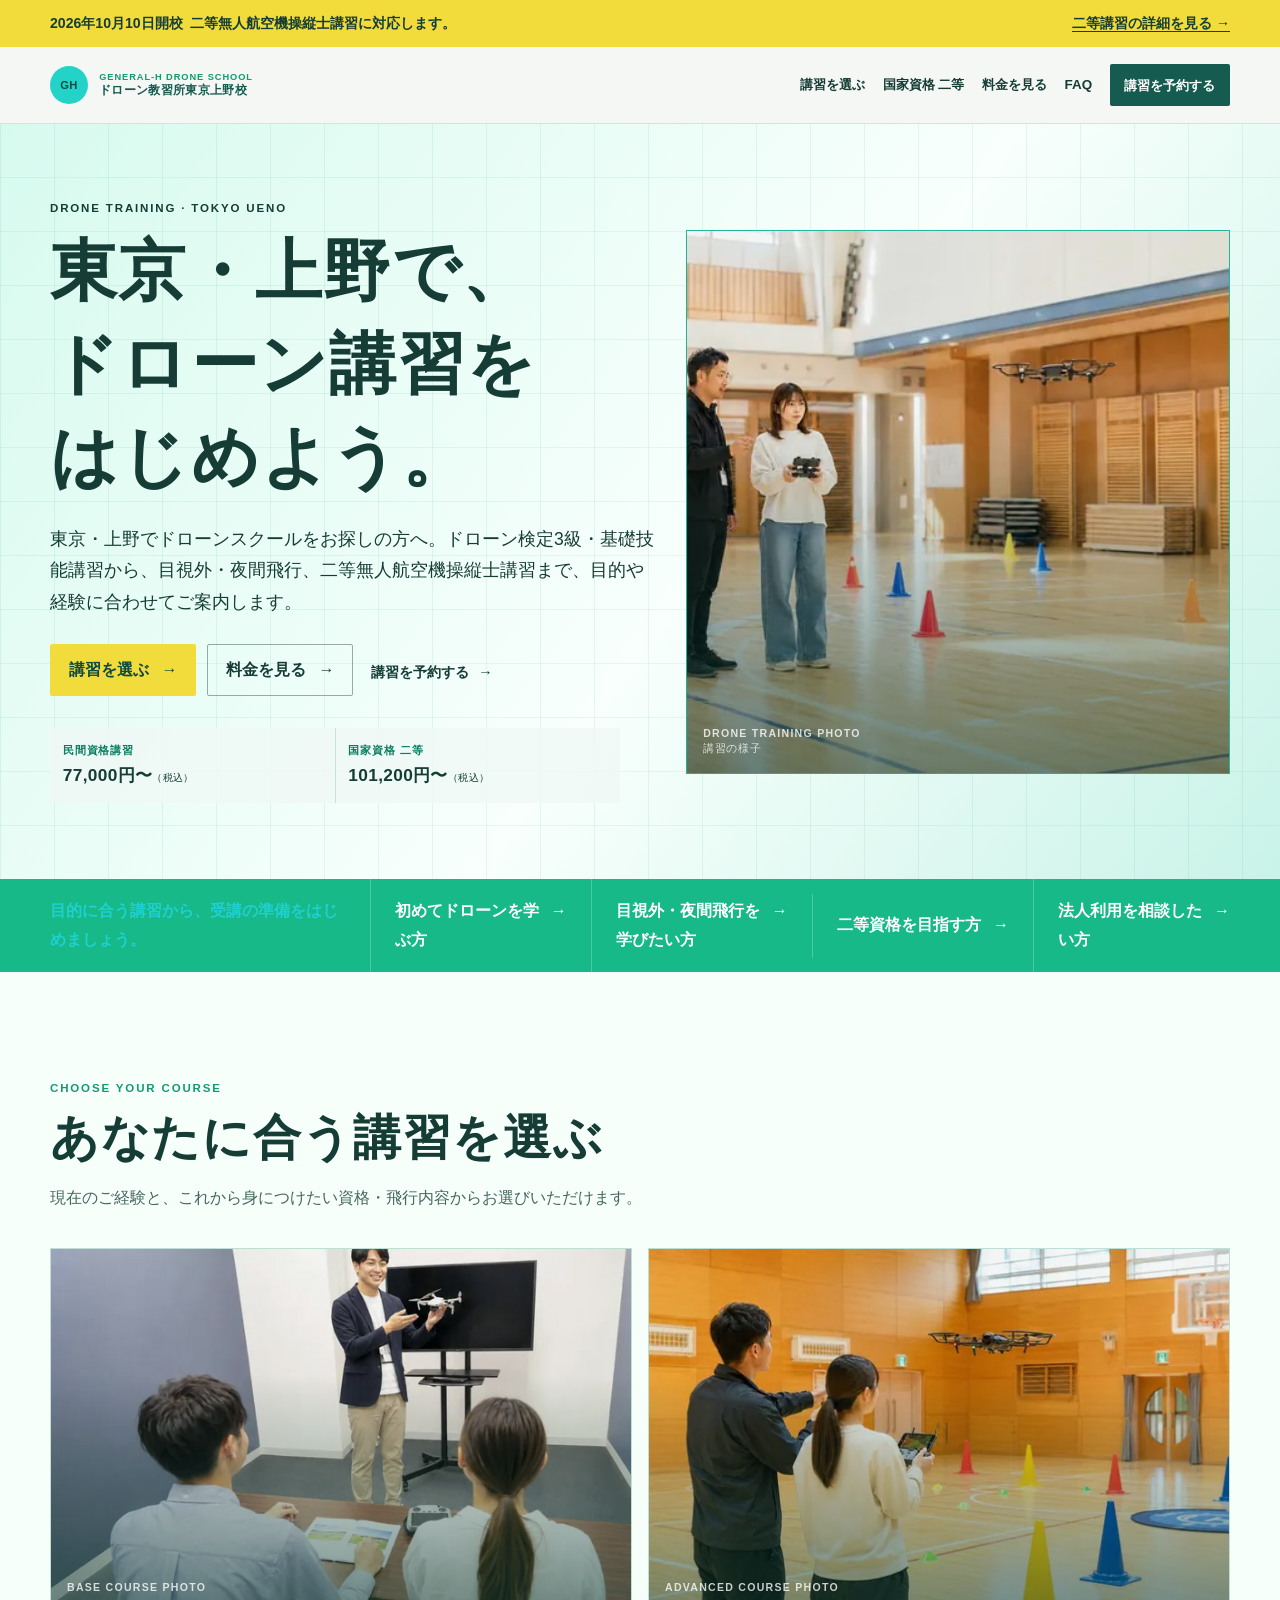
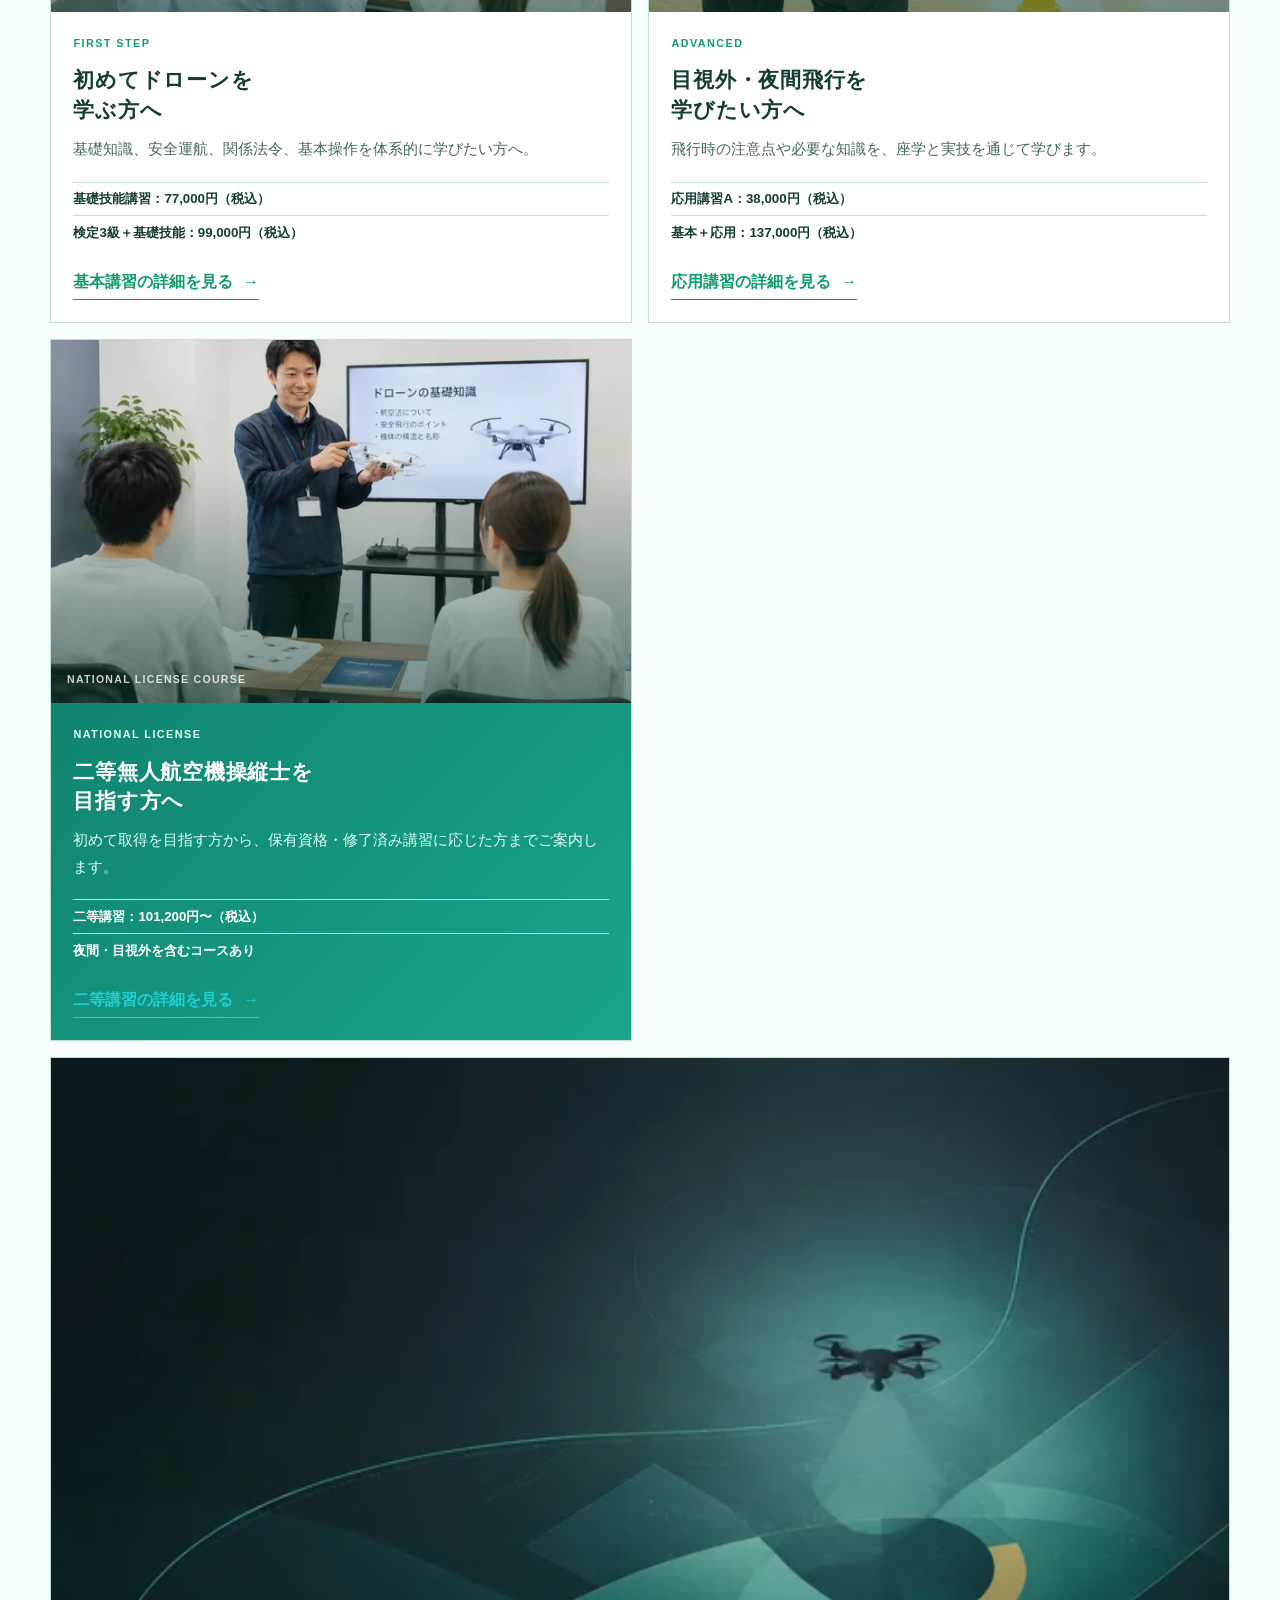
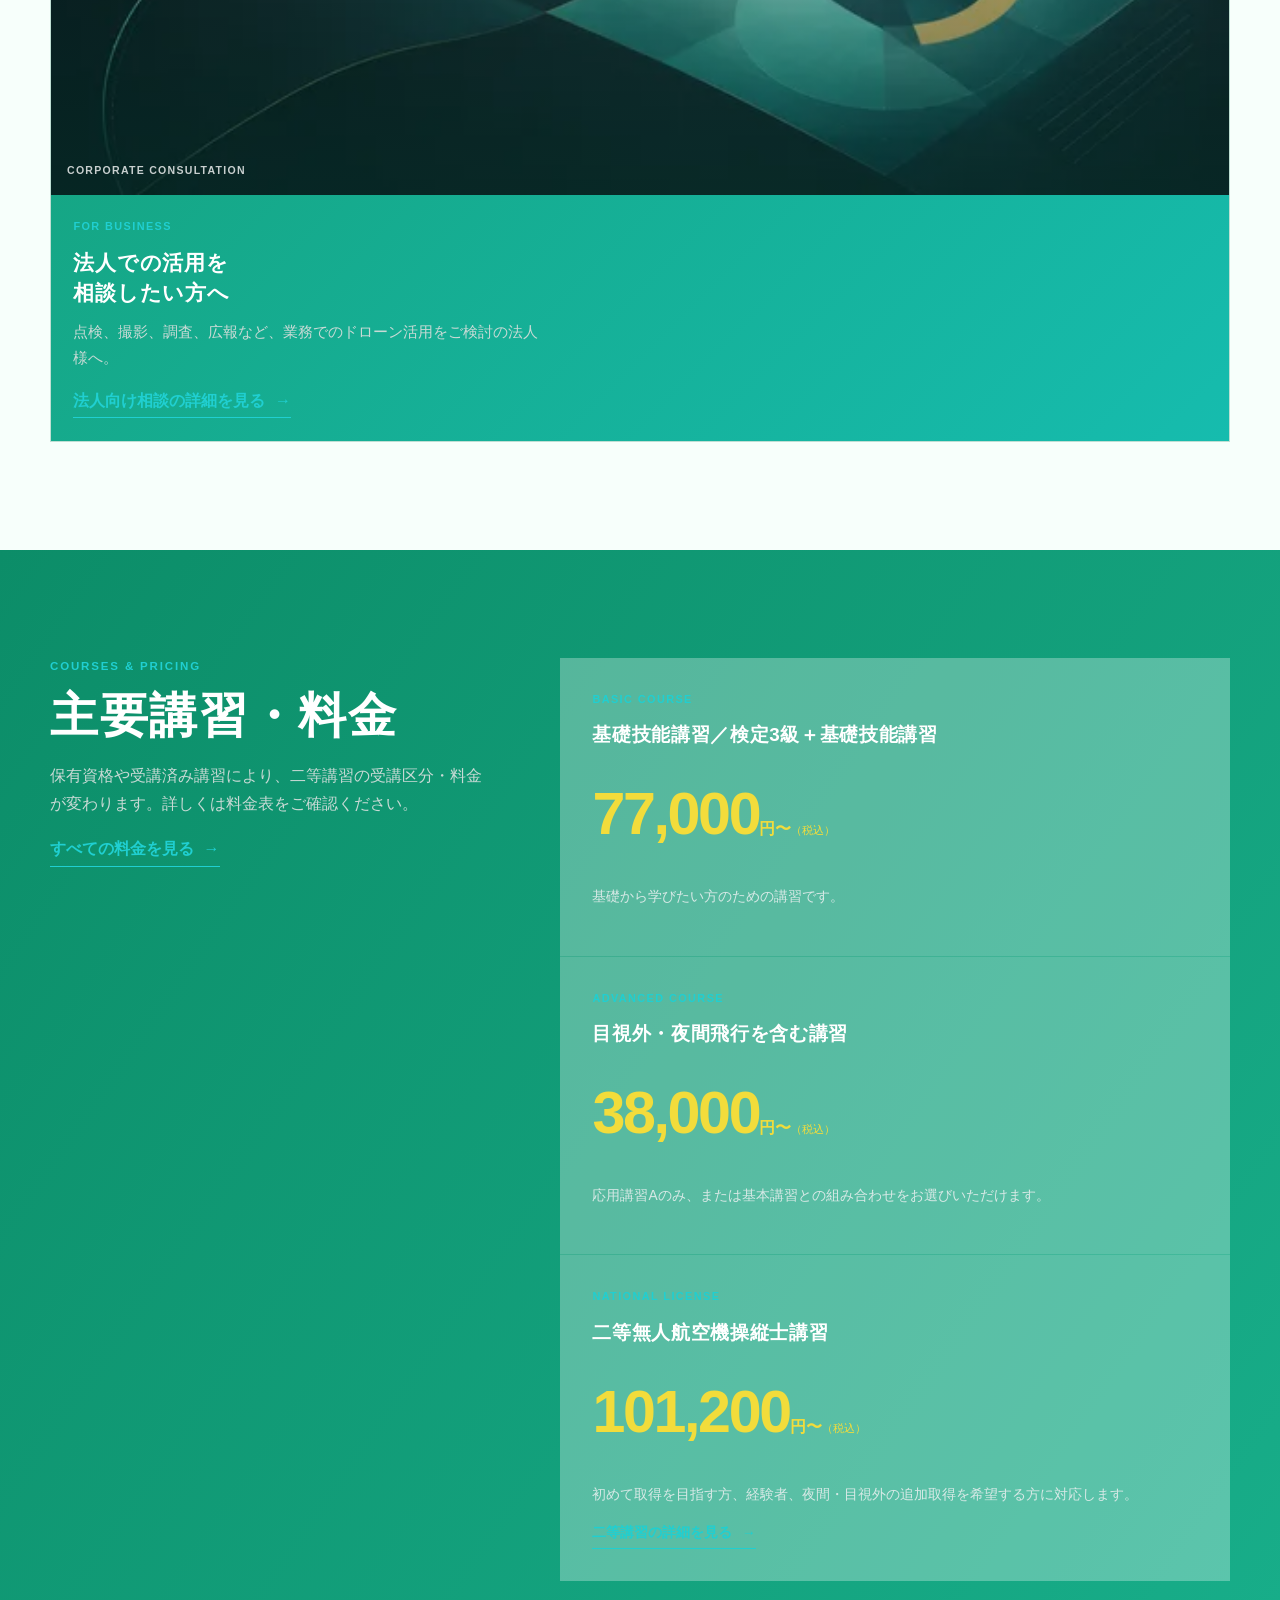
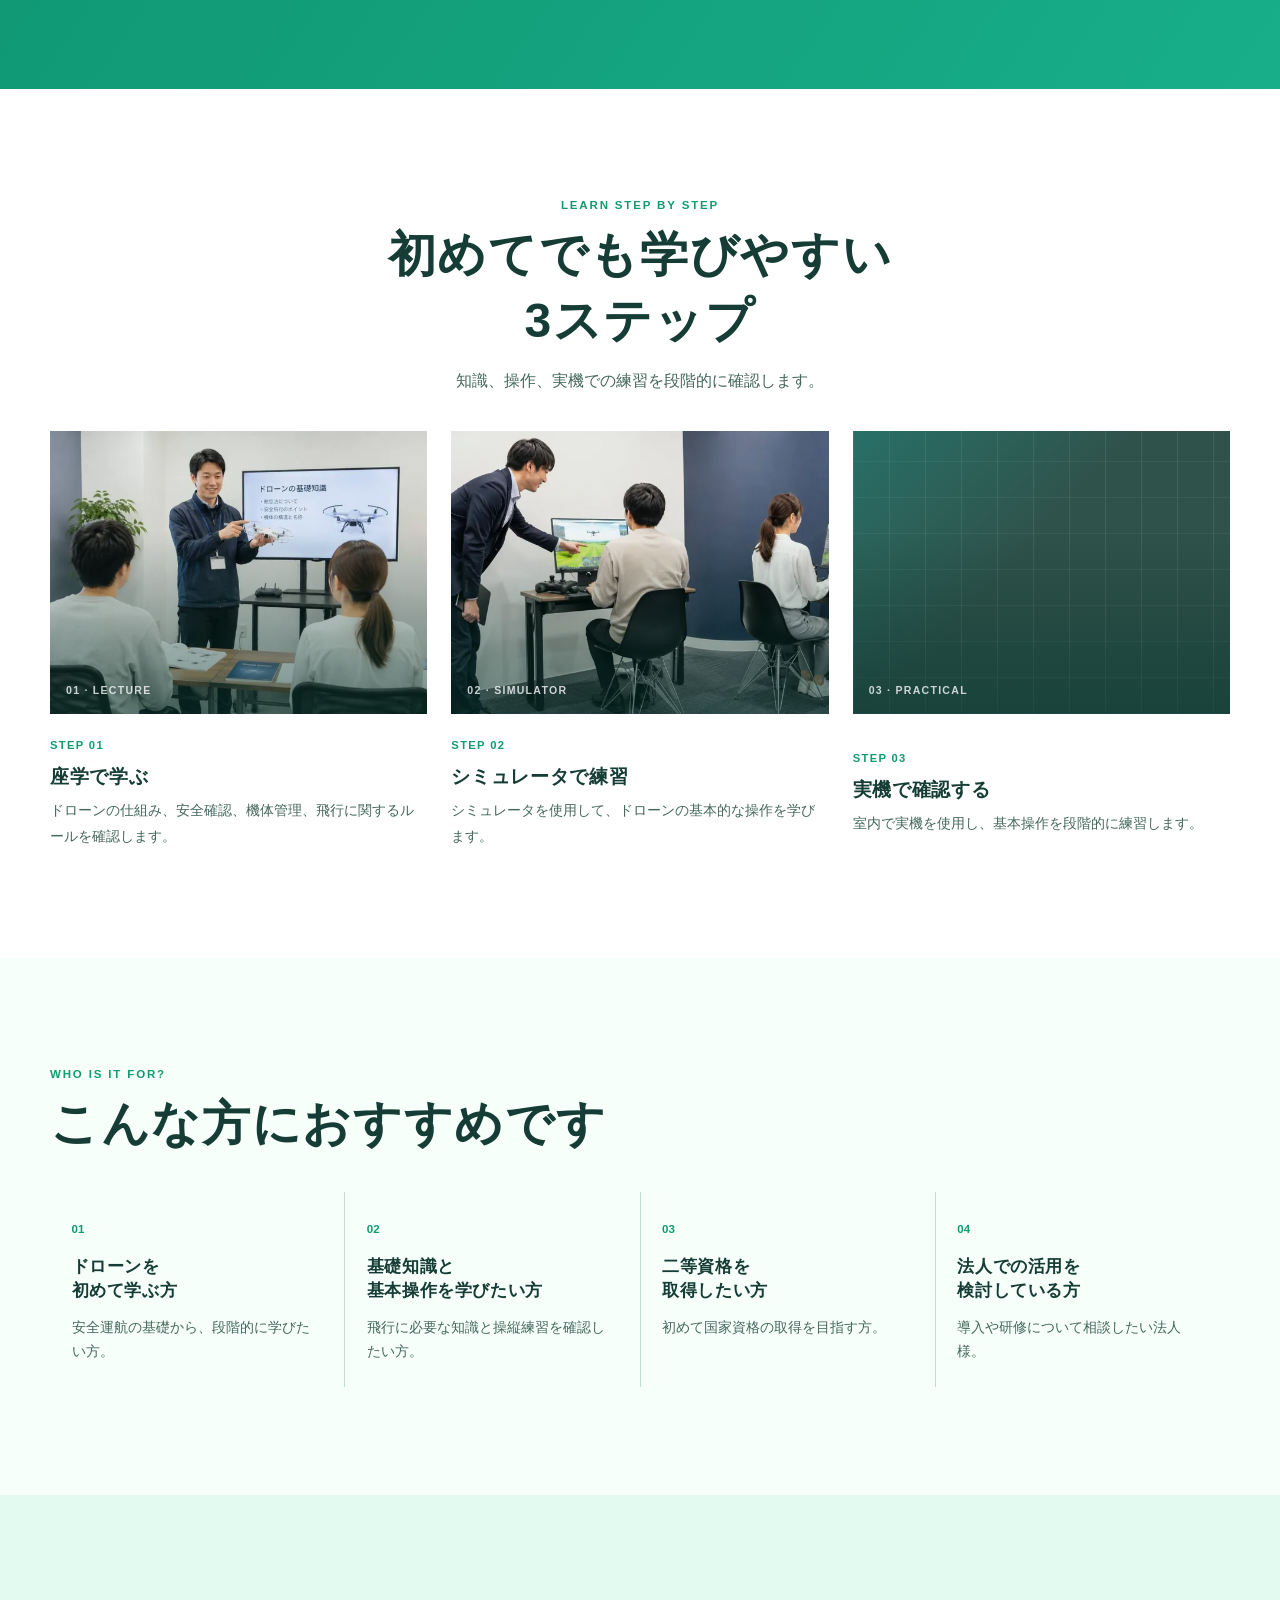
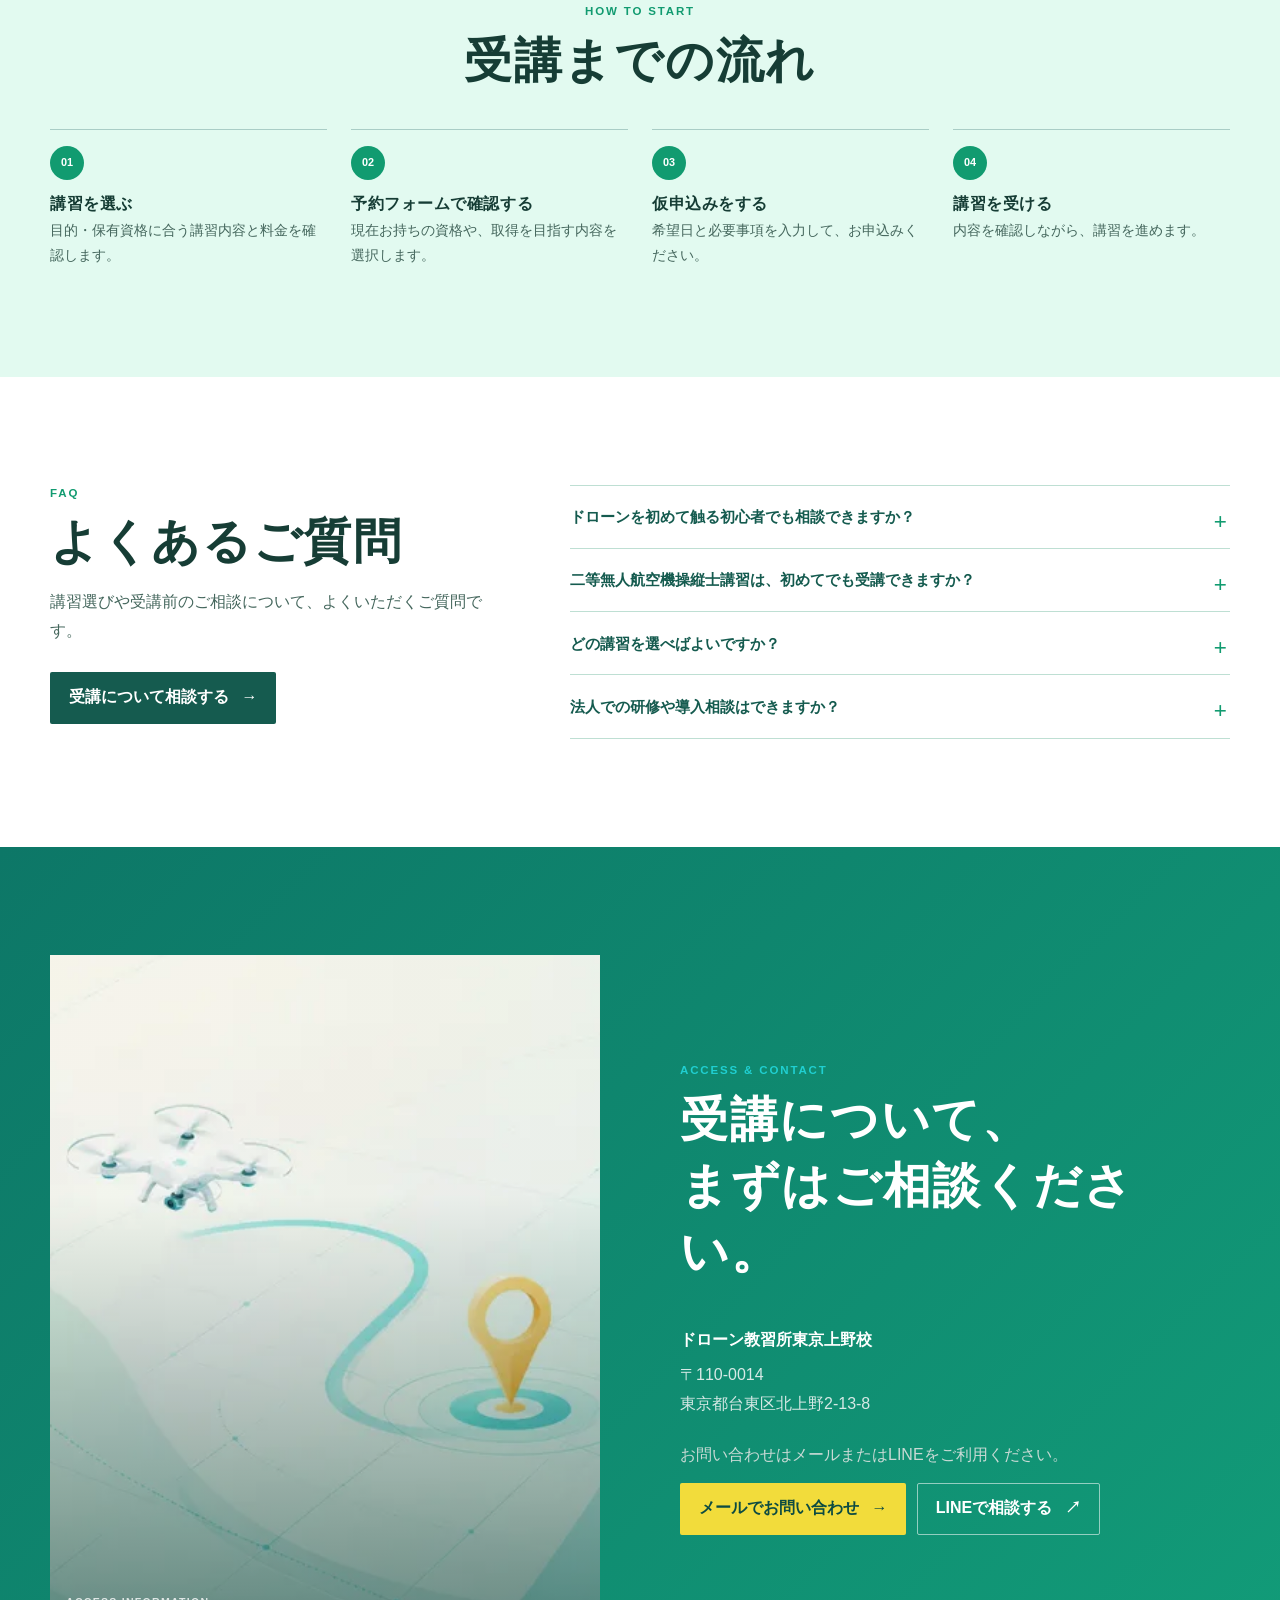
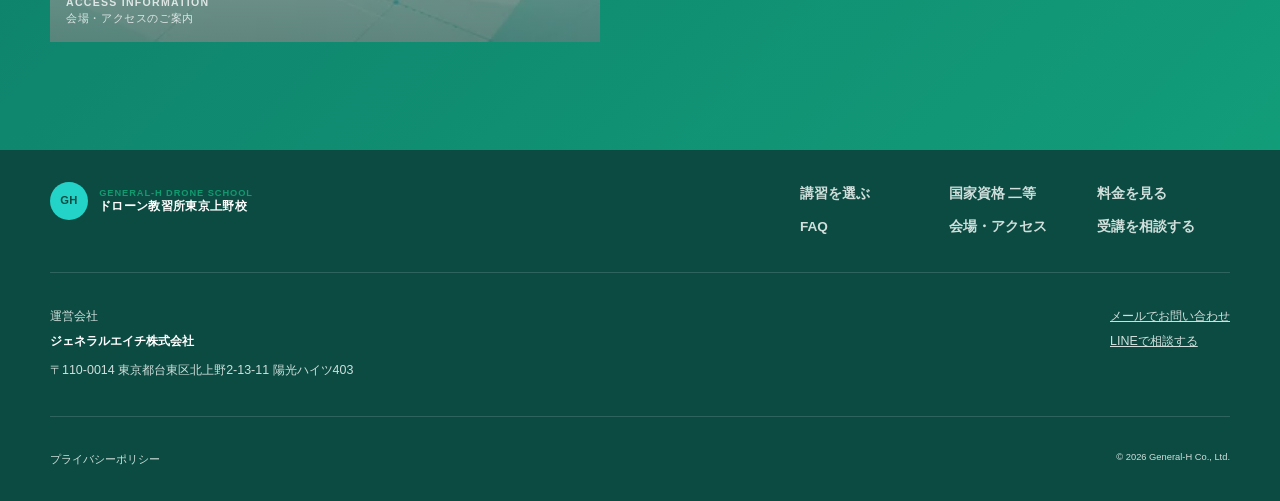
<file: index.html>
<!doctype html>
<html lang="ja">
  <head>
    <meta charset="utf-8">
    <meta name="viewport" content="width=device-width, initial-scale=1">
    <meta name="description" content="東京・上野でドローンスクールをお探しの方へ。ドローン検定3級・基礎技能講習、目視外・夜間飛行講習、二等無人航空機操縦士講習を目的や経験に合わせてご案内します。">
    <meta name="theme-color" content="#155b4f">
    <meta name="format-detection" content="telephone=no">
    <link rel="canonical" href="https://drone.general-h.com/">
    <link rel="icon" href="assets/icons/favicon.svg" type="image/svg+xml">
    <link rel="stylesheet" href="assets/css/style.css?v=20260908-1">
    <link rel="stylesheet" href="assets/css/overrides.css?v=20260908-2">
    <title>東京のドローンスクール｜二等講習対応｜ドローン教習所東京上野校</title>
    <meta property="og:locale" content="ja_JP">
    <meta property="og:type" content="website">
    <meta property="og:title" content="東京のドローンスクール｜二等講習対応｜ドローン教習所東京上野校">
    <meta property="og:description" content="東京・上野で、目的や経験に合わせたドローン講習をご案内します。">
    <meta property="og:url" content="https://drone.general-h.com/">
    <meta property="og:site_name" content="ドローン教習所東京上野校">
    <meta property="og:image" content="https://drone.general-h.com/assets/images/og/default.jpg">
    <meta property="og:image:width" content="1200">
    <meta property="og:image:height" content="630">
    <meta property="og:image:alt" content="ドローン教習所東京上野校">
    <meta name="twitter:card" content="summary">
    <script type="application/ld+json">{"@context":"https://schema.org","@graph":[{"@type":"EducationalOrganization","@id":"https://drone.general-h.com/#school","name":"ドローン教習所東京上野校","alternateName":"東京・上野のドローンスクール","url":"https://drone.general-h.com/","address":{"@type":"PostalAddress","postalCode":"110-0014","addressRegion":"東京都","addressLocality":"台東区","streetAddress":"北上野2-13-8","addressCountry":"JP"},"areaServed":{"@type":"AdministrativeArea","name":"東京都"},"parentOrganization":{"@type":"Organization","name":"ジェネラルエイチ株式会社"}},{"@type":"WebSite","@id":"https://drone.general-h.com/#website","name":"ドローン教習所東京上野校","alternateName":"東京・上野のドローンスクール","url":"https://drone.general-h.com/","inLanguage":"ja-JP","publisher":{"@id":"https://drone.general-h.com/#school"}}]}</script>
  </head>
  <body>
    <a class="skip-link" href="#main-content">本文へ移動</a>
    <!-- 2026年12月10日を過ぎると site.js が自動で非表示にします。 -->
    <aside class="launch-notice" data-launch-notice data-launch-end="2026-12-10T23:59:59+09:00" aria-label="開校のお知らせ">
      <div class="container launch-notice-inner"><span><strong>2026年10月10日開校</strong>二等無人航空機操縦士講習に対応します。</span><a href="/courses/national-second/">二等講習の詳細を見る <span aria-hidden="true">→</span></a></div>
    </aside>
    <header class="site-header" data-site-header>
      <div class="container header-inner">
        <a class="brand" href="/" aria-label="ドローン教習所東京上野校 トップ"><span class="brand-mark" aria-hidden="true">GH</span><span class="brand-copy"><span>GENERAL-H DRONE SCHOOL</span>ドローン教習所東京上野校</span></a>
        <button class="menu-button" type="button" aria-expanded="false" aria-controls="site-navigation" data-menu-button><span class="menu-icon" aria-hidden="true"><i></i><i></i><i></i></span><span>メニュー</span></button>
        <nav class="site-nav" id="site-navigation" aria-label="メインナビゲーション"><a href="#course-choice">講習を選ぶ</a><a href="/courses/national-second/">国家資格 二等</a><a href="#pricing">料金を見る</a><a href="#faq">FAQ</a><a class="button button-small button-primary" href="#contact">受講を相談する</a></nav>
      </div>
    </header>
    <main id="main-content" tabindex="-1">
      <section class="hero" aria-labelledby="hero-title">
        <div class="container hero-layout">
          <div class="hero-copy">
            <p class="eyebrow">DRONE TRAINING · TOKYO UENO</p>
            <h1 id="hero-title">東京・上野で、<br>ドローン講習を<br>はじめよう。</h1>
            <p class="hero-lead">東京・上野でドローンスクールをお探しの方へ。ドローン検定3級・基礎技能講習から、目視外・夜間飛行、二等無人航空機操縦士講習まで、目的や経験に合わせてご案内します。</p>
            <div class="button-group hero-actions"><a class="button button-accent" href="#course-choice">講習を選ぶ<span aria-hidden="true">→</span></a><a class="button button-outline" href="#pricing">料金を見る<span aria-hidden="true">→</span></a><a class="text-action" href="https://booking-v2.general-h.com/drone/" data-reservation-cta>講習を予約する <span aria-hidden="true">→</span></a></div>
            <div class="hero-course-summary" aria-label="主要講習と料金"><div><span>民間資格講習</span><strong>77,000円〜<small>（税込）</small></strong></div><div><span>国家資格 二等</span><strong>101,200円〜<small>（税込）</small></strong></div></div>
          </div>
          <figure class="media-slot hero-media has-image"><picture class="media-picture"><source type="image/webp" srcset="/assets/images/hero/drone-training-main-768.webp 768w, /assets/images/hero/drone-training-main.webp 1280w" sizes="(min-width: 720px) 45vw, calc(100vw - 40px)"><img src="/assets/images/hero/drone-training-main.webp" srcset="/assets/images/hero/drone-training-main-768.webp 768w, /assets/images/hero/drone-training-main.webp 1280w" sizes="(min-width: 720px) 45vw, calc(100vw - 40px)" width="1280" height="720" alt="体育館内でインストラクターの指導を受けながらドローンを操縦する受講者" loading="eager" decoding="async" fetchpriority="high"></picture><div class="drone-illustration" aria-hidden="true"><i></i><i></i><b></b><em></em></div><figcaption>DRONE TRAINING PHOTO<br><span>講習の様子</span></figcaption></figure>
        </div>
      </section>

      <section class="quick-start" aria-label="講習選びの入口"><div class="container quick-start-inner"><p>目的に合う講習から、受講の準備をはじめましょう。</p><a href="/courses/basic/">初めてドローンを学ぶ方 <span aria-hidden="true">→</span></a><a href="/courses/advanced/">目視外・夜間飛行を学びたい方 <span aria-hidden="true">→</span></a><a href="/courses/national-second/">二等資格を目指す方 <span aria-hidden="true">→</span></a><a href="/courses/corporate/">法人利用を相談したい方 <span aria-hidden="true">→</span></a></div></section>

      <section class="section course-choice" id="course-choice" aria-labelledby="course-choice-title"><div class="container"><div class="section-intro"><p class="eyebrow">CHOOSE YOUR COURSE</p><h2 id="course-choice-title">あなたに合う講習を選ぶ</h2><p>現在のご経験と、これから身につけたい資格・飛行内容からお選びいただけます。</p></div><div class="choice-grid">
        <article class="choice-card choice-card-featured"><figure class="media-slot course-media course-media-basic has-image"><picture class="media-picture"><source type="image/webp" srcset="/assets/images/courses/basic-training-640.webp 640w, /assets/images/courses/basic-training.webp 1280w" sizes="(min-width: 720px) 45vw, calc(100vw - 40px)"><img src="/assets/images/courses/basic-training.webp" srcset="/assets/images/courses/basic-training-640.webp 640w, /assets/images/courses/basic-training.webp 1280w" sizes="(min-width: 720px) 45vw, calc(100vw - 40px)" width="1280" height="800" alt="ドローンの機体を使って基礎を学ぶ座学講習" loading="lazy" decoding="async"></picture><figcaption>BASE COURSE PHOTO</figcaption></figure><div class="choice-content"><p class="card-label">FIRST STEP</p><h3>初めてドローンを<br>学ぶ方へ</h3><p>基礎知識、安全運航、関係法令、基本操作を体系的に学びたい方へ。</p><ul><li>基礎技能講習：77,000円（税込）</li><li>検定3級＋基礎技能：99,000円（税込）</li></ul><a class="text-link" href="/courses/basic/">基本講習の詳細を見る <span aria-hidden="true">→</span></a></div></article>
        <article class="choice-card"><figure class="media-slot course-media course-media-advanced has-image"><picture class="media-picture"><source type="image/webp" srcset="/assets/images/courses/advanced-training-640.webp 640w, /assets/images/courses/advanced-training.webp 1280w" sizes="(min-width: 720px) 45vw, calc(100vw - 40px)"><img src="/assets/images/courses/advanced-training.webp" srcset="/assets/images/courses/advanced-training-640.webp 640w, /assets/images/courses/advanced-training.webp 1280w" sizes="(min-width: 720px) 45vw, calc(100vw - 40px)" width="1280" height="720" alt="屋内会場でドローンを操縦する受講者と指導者" loading="lazy" decoding="async"></picture><figcaption>ADVANCED COURSE PHOTO</figcaption></figure><div class="choice-content"><p class="card-label">ADVANCED</p><h3>目視外・夜間飛行を<br>学びたい方へ</h3><p>飛行時の注意点や必要な知識を、座学と実技を通じて学びます。</p><ul><li>応用講習A：38,000円（税込）</li><li>基本＋応用：137,000円（税込）</li></ul><a class="text-link" href="/courses/advanced/">応用講習の詳細を見る <span aria-hidden="true">→</span></a></div></article>
        <article class="choice-card national-course-card"><figure class="media-slot course-media has-image"><picture class="media-picture"><source type="image/webp" srcset="/assets/images/training/classroom-640.webp 640w, /assets/images/training/classroom.webp 960w" sizes="(min-width: 720px) 45vw, calc(100vw - 40px)"><img src="/assets/images/training/classroom.webp" srcset="/assets/images/training/classroom-640.webp 640w, /assets/images/training/classroom.webp 960w" sizes="(min-width: 720px) 45vw, calc(100vw - 40px)" width="960" height="720" alt="受講者にドローンの基礎知識を説明する講師" loading="lazy" decoding="async"></picture><figcaption>NATIONAL LICENSE COURSE</figcaption></figure><div class="choice-content"><p class="card-label">NATIONAL LICENSE</p><h3>二等無人航空機操縦士を<br>目指す方へ</h3><p>初めて取得を目指す方から、保有資格・修了済み講習に応じた方までご案内します。</p><ul><li>二等講習：101,200円〜（税込）</li><li>夜間・目視外を含むコースあり</li></ul><a class="text-link light-link" href="/courses/national-second/">二等講習の詳細を見る <span aria-hidden="true">→</span></a></div></article>
        <article class="choice-card choice-card-business"><figure class="media-slot course-media course-media-corporate has-image"><picture class="media-picture"><source type="image/webp" srcset="/assets/images/courses/corporate-training-640.webp 640w, /assets/images/courses/corporate-training.webp 1280w" sizes="(min-width: 720px) 45vw, calc(100vw - 40px)"><img src="/assets/images/courses/corporate-training.webp" srcset="/assets/images/courses/corporate-training-640.webp 640w, /assets/images/courses/corporate-training.webp 1280w" sizes="(min-width: 720px) 45vw, calc(100vw - 40px)" width="1280" height="800" alt="法人向けドローン研修・活用相談を表す抽象グラフィック" loading="lazy" decoding="async"></picture><figcaption>CORPORATE CONSULTATION</figcaption></figure><div class="choice-content"><p class="card-label">FOR BUSINESS</p><h3>法人での活用を<br>相談したい方へ</h3><p>点検、撮影、調査、広報など、業務でのドローン活用をご検討の法人様へ。</p><a class="text-link light-link" href="/courses/corporate/">法人向け相談の詳細を見る <span aria-hidden="true">→</span></a></div></article>
      </div></div></section>

      <section class="section pricing-section" id="pricing" aria-labelledby="pricing-title"><div class="container pricing-layout"><div class="section-intro"><p class="eyebrow">COURSES & PRICING</p><h2 id="pricing-title">主要講習・料金</h2><p>保有資格や受講済み講習により、二等講習の受講区分・料金が変わります。詳しくは料金表をご確認ください。</p><a class="text-link light-link" href="/pricing/">すべての料金を見る <span aria-hidden="true">→</span></a></div><div class="price-list"><article class="price-item"><div><p class="price-tag">BASIC COURSE</p><h3>基礎技能講習／検定3級＋基礎技能講習</h3></div><p class="price"><span>77,000</span>円〜<small>（税込）</small></p><div class="price-detail"><p>基礎から学びたい方のための講習です。</p></div></article><article class="price-item"><div><p class="price-tag">ADVANCED COURSE</p><h3>目視外・夜間飛行を含む講習</h3></div><p class="price"><span>38,000</span>円〜<small>（税込）</small></p><div class="price-detail"><p>応用講習Aのみ、または基本講習との組み合わせをお選びいただけます。</p></div></article><article class="price-item"><div><p class="price-tag">NATIONAL LICENSE</p><h3>二等無人航空機操縦士講習</h3></div><p class="price"><span>101,200</span>円〜<small>（税込）</small></p><div class="price-detail"><p>初めて取得を目指す方、経験者、夜間・目視外の追加取得を希望する方に対応します。</p><a class="text-link light-link" href="/courses/national-second/">二等講習の詳細を見る <span aria-hidden="true">→</span></a></div></article></div></div></section>

      <section class="section first-steps" id="first-steps" aria-labelledby="steps-title"><div class="container"><div class="section-intro centered-intro"><p class="eyebrow">LEARN STEP BY STEP</p><h2 id="steps-title">初めてでも学びやすい<br>3ステップ</h2><p>知識、操作、実機での練習を段階的に確認します。</p></div><ol class="learning-steps"><li><figure class="media-slot step-media step-lecture has-image"><picture class="media-picture"><source type="image/webp" srcset="/assets/images/training/classroom-640.webp 640w, /assets/images/training/classroom.webp 960w" sizes="(min-width: 720px) 30vw, calc(100vw - 40px)"><img src="/assets/images/training/classroom.webp" srcset="/assets/images/training/classroom-640.webp 640w, /assets/images/training/classroom.webp 960w" sizes="(min-width: 720px) 30vw, calc(100vw - 40px)" width="960" height="720" alt="受講者にドローンの基礎知識を説明する講師" loading="lazy" decoding="async"></picture><figcaption>01 · LECTURE</figcaption></figure><div><span>STEP 01</span><h3>座学で学ぶ</h3><p>ドローンの仕組み、安全確認、機体管理、飛行に関するルールを確認します。</p></div></li><li><figure class="media-slot step-media step-simulator has-image"><picture class="media-picture"><source type="image/webp" srcset="/assets/images/training/simulator-640.webp 640w, /assets/images/training/simulator.webp 960w" sizes="(min-width: 720px) 30vw, calc(100vw - 40px)"><img src="/assets/images/training/simulator.webp" srcset="/assets/images/training/simulator-640.webp 640w, /assets/images/training/simulator.webp 960w" sizes="(min-width: 720px) 30vw, calc(100vw - 40px)" width="960" height="720" alt="ドローンシミュレータで基本操作を練習する受講者" loading="lazy" decoding="async"></picture><figcaption>02 · SIMULATOR</figcaption></figure><div><span>STEP 02</span><h3>シミュレータで練習</h3><p>シミュレータを使用して、ドローンの基本的な操作を学びます。</p></div></li><li><figure class="media-slot step-media step-practical has-image"><picture class="media-picture"><source type="image/webp" srcset="/assets/images/training/flight-practice-640.webp 640w, /assets/images/training/flight-practice.webp 960w" sizes="(min-width: 720px) 60vw, calc(100vw - 40px)"><img src="/assets/images/training/flight-practice.webp" srcset="/assets/images/training/flight-practice-640.webp 640w, /assets/images/training/flight-practice.webp 960w" sizes="(min-width: 720px) 60vw, calc(100vw - 40px)" width="960" height="720" alt="屋内会場でドローンの実機を操縦する受講者と指導者" loading="lazy" decoding="async"></picture><figcaption>03 · PRACTICAL</figcaption></figure><div><span>STEP 03</span><h3>実機で確認する</h3><p>室内で実機を使用し、基本操作を段階的に練習します。</p></div></li></ol></div></section>

      <section class="section for-you" aria-labelledby="for-you-title"><div class="container"><div class="section-intro"><p class="eyebrow">WHO IS IT FOR?</p><h2 id="for-you-title">こんな方におすすめです</h2></div><div class="audience-grid"><article><span>01</span><h3>ドローンを<br>初めて学ぶ方</h3><p>安全運航の基礎から、段階的に学びたい方。</p></article><article><span>02</span><h3>基礎知識と<br>基本操作を学びたい方</h3><p>飛行に必要な知識と操縦練習を確認したい方。</p></article><article><span>03</span><h3>二等資格を<br>取得したい方</h3><p>初めて国家資格の取得を目指す方。</p></article><article><span>04</span><h3>法人での活用を<br>検討している方</h3><p>導入や研修について相談したい法人様。</p></article></div></div></section>

      <section class="section flow-section" aria-labelledby="flow-title"><div class="container"><div class="section-intro centered-intro"><p class="eyebrow">HOW TO START</p><h2 id="flow-title">受講までの流れ</h2></div><ol class="flow-list"><li><span>01</span><h3>講習を選ぶ</h3><p>目的・保有資格に合う講習内容と料金を確認します。</p></li><li><span>02</span><h3>予約フォームで確認する</h3><p>現在お持ちの資格や、取得を目指す内容を選択します。</p></li><li><span>03</span><h3>仮申込みをする</h3><p>希望日と必要事項を入力して、お申込みください。</p></li><li><span>04</span><h3>講習を受ける</h3><p>内容を確認しながら、講習を進めます。</p></li></ol></div></section>

      <section class="section faq-section" id="faq" aria-labelledby="faq-title"><div class="container faq-layout"><div class="faq-heading"><p class="eyebrow">FAQ</p><h2 id="faq-title">よくあるご質問</h2><p>講習選びや受講前のご相談について、よくいただくご質問です。</p><a class="button button-dark" href="#contact">受講について相談する<span aria-hidden="true">→</span></a></div><div class="faq-list"><details><summary>ドローンを初めて触る初心者でも相談できますか？</summary><p>はい。基礎知識や安全運航を確認しながら、初めての方にも分かりやすくご案内します。</p></details><details><summary>二等無人航空機操縦士講習は、初めてでも受講できますか？</summary><p>はい。初めて二等資格の取得を目指す方向けの講習をご用意しています。保有資格や受講済み講習がある方は、該当する受講区分をご案内します。</p></details><details><summary>どの講習を選べばよいですか？</summary><p>基礎から学びたい方、目視外・夜間飛行を学びたい方、二等資格を目指す方それぞれに講習をご案内しています。迷われる場合はお問い合わせください。</p></details><details><summary>法人での研修や導入相談はできますか？</summary><p>はい。業務でのドローン活用をご検討の法人様からのご相談を承ります。</p></details></div></div></section>

      <section class="section contact-section" id="contact" aria-labelledby="contact-title"><div class="container contact-layout"><figure class="media-slot access-media has-image"><picture class="media-picture"><source type="image/webp" srcset="/assets/images/access/school-exterior-640.webp 640w, /assets/images/access/school-exterior.webp 1280w" sizes="(min-width: 720px) 40vw, calc(100vw - 40px)"><img src="/assets/images/access/school-exterior.webp" srcset="/assets/images/access/school-exterior-640.webp 640w, /assets/images/access/school-exterior.webp 1280w" sizes="(min-width: 720px) 40vw, calc(100vw - 40px)" width="1280" height="960" alt="会場・アクセスのご案内を表す抽象イラスト" loading="lazy" decoding="async"></picture><figcaption>ACCESS INFORMATION<br><span>会場・アクセスのご案内</span></figcaption></figure><div class="contact-copy"><p class="eyebrow">ACCESS & CONTACT</p><h2 id="contact-title">受講について、<br>まずはご相談ください。</h2><address><strong>ドローン教習所東京上野校</strong>〒110-0014<br>東京都台東区北上野2-13-8</address><p class="contact-method-label">お問い合わせはメールまたはLINEをご利用ください。</p><div class="contact-methods"><a class="button button-accent" href="mailto:droneschooltokyoueno@gmail.com">メールでお問い合わせ<span aria-hidden="true">→</span></a><a class="button button-outline" href="https://lin.ee/um5xYiw/" target="_blank" rel="noopener">LINEで相談する<span aria-hidden="true">↗</span></a></div></div></div></section>
    </main>
    <footer class="site-footer"><div class="container footer-main"><a class="brand brand-footer" href="/" aria-label="ドローン教習所東京上野校 トップ"><span class="brand-mark" aria-hidden="true">GH</span><span class="brand-copy"><span>GENERAL-H DRONE SCHOOL</span>ドローン教習所東京上野校</span></a><div class="footer-links"><a href="#course-choice">講習を選ぶ</a><a href="/courses/national-second/">国家資格 二等</a><a href="#pricing">料金を見る</a><a href="#faq">FAQ</a><a href="#contact">会場・アクセス</a><a href="#contact">受講を相談する</a></div></div><div class="container footer-company"><div><p>運営会社</p><strong>ジェネラルエイチ株式会社</strong><p>〒110-0014 東京都台東区北上野2-13-11 陽光ハイツ403</p></div><div><p><a href="mailto:droneschooltokyoueno@gmail.com">メールでお問い合わせ</a></p><p><a href="https://lin.ee/um5xYiw/" target="_blank" rel="noopener">LINEで相談する</a></p></div></div><div class="container footer-bottom"><a href="/privacy-policy/">プライバシーポリシー</a><small>© <span data-current-year>2026</span> General-H Co., Ltd.</small></div></footer>
    <script src="assets/js/site.js?v=20260908-2" defer></script>
  </body>
</html>
</file>
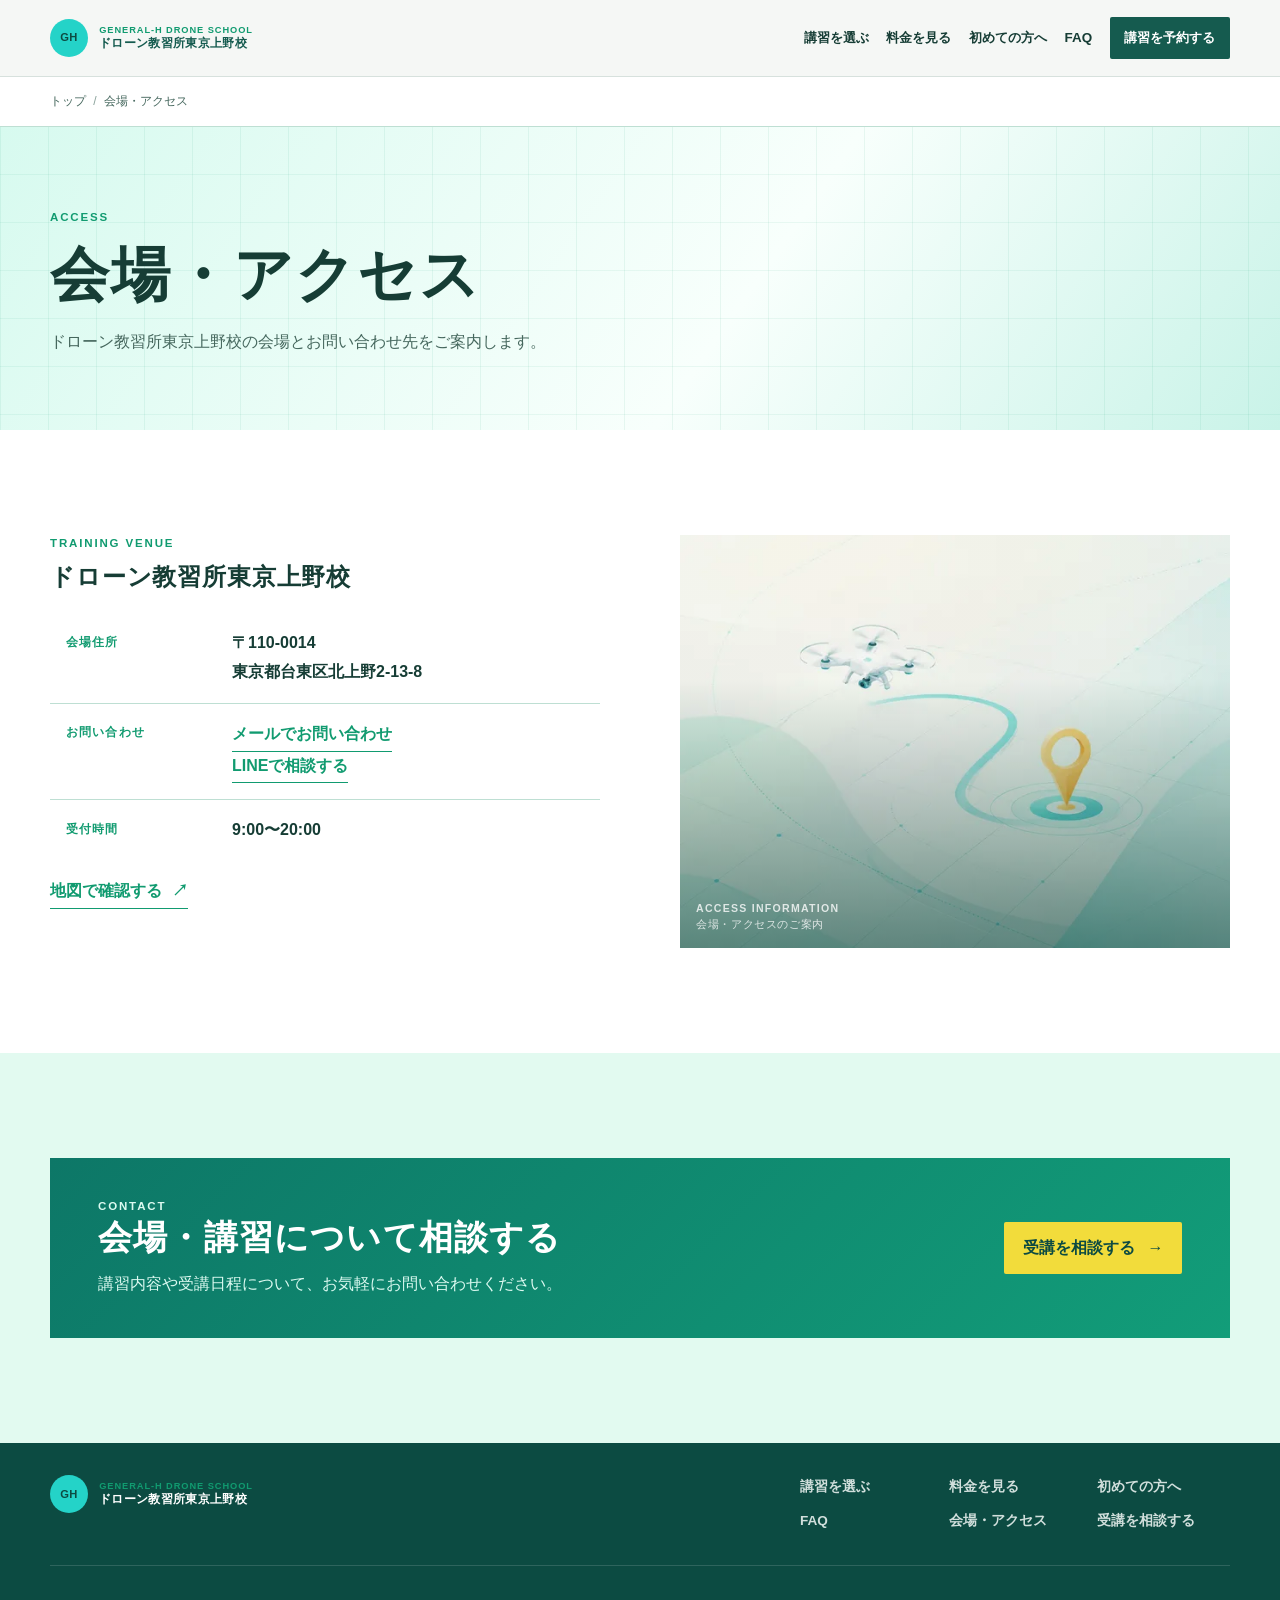
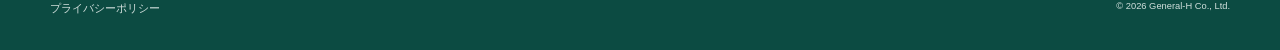
<file: access/index.html>
<!doctype html><html lang="ja"><head><meta charset="utf-8"><meta name="viewport" content="width=device-width, initial-scale=1"><meta name="description" content="ドローン教習所東京上野校の会場・アクセス。東京都台東区北上野の会場住所とお問い合わせ先をご案内します。"><meta name="theme-color" content="#155b4f"><link rel="canonical" href="https://drone.general-h.com/access/"><link rel="icon" href="/assets/icons/favicon.svg" type="image/svg+xml"><link rel="stylesheet" href="/assets/css/style.css?v=20260907-2"><link rel="stylesheet" href="/assets/css/overrides.css?v=20260908-2"><link rel="stylesheet" href="/assets/css/pages.css?v=20260907-3"><title>会場・アクセス｜ドローン教習所東京上野校</title><meta property="og:locale" content="ja_JP"><meta property="og:type" content="website"><meta property="og:title" content="会場・アクセス｜ドローン教習所東京上野校"><meta property="og:description" content="東京都台東区北上野の会場住所とお問い合わせ先をご案内します。"><meta property="og:url" content="https://drone.general-h.com/access/"><meta property="og:site_name" content="ドローン教習所東京上野校"><meta property="og:image" content="https://drone.general-h.com/assets/images/og/default.jpg"><meta property="og:image:width" content="1200"><meta property="og:image:height" content="630"><meta property="og:image:alt" content="ドローン教習所東京上野校"><meta name="twitter:card" content="summary"></head><body><a class="skip-link" href="#main-content">本文へ移動</a><header class="site-header" data-site-header><div class="container header-inner"><a class="brand" href="/" aria-label="ドローン教習所東京上野校 トップ"><span class="brand-mark" aria-hidden="true">GH</span><span class="brand-copy"><span>GENERAL-H DRONE SCHOOL</span>ドローン教習所東京上野校</span></a><button class="menu-button" type="button" aria-expanded="false" aria-controls="site-navigation" data-menu-button><span class="menu-icon" aria-hidden="true"><i></i><i></i><i></i></span><span>メニュー</span></button><nav class="site-nav" id="site-navigation" aria-label="メインナビゲーション" data-site-nav><a href="/#course-choice">講習を選ぶ</a><a href="/pricing/">料金を見る</a><a href="/first-time/">初めての方へ</a><a href="/faq/">FAQ</a><a class="button button-small button-primary" href="/contact/">受講を相談する</a></nav></div></header><nav class="breadcrumb" aria-label="パンくず"><div class="container"><ol><li><a href="/">トップ</a></li><li aria-current="page">会場・アクセス</li></ol></div></nav><main id="main-content" tabindex="-1"><section class="inner-hero"><div class="container"><p class="eyebrow">ACCESS</p><h1>会場・アクセス</h1><p>ドローン教習所東京上野校の会場とお問い合わせ先をご案内します。</p></div></section><section class="page-section page-section-white"><div class="container access-layout"><div><p class="eyebrow">TRAINING VENUE</p><h2>ドローン教習所東京上野校</h2><dl class="access-data"><div><dt>会場住所</dt><dd>〒110-0014<br>東京都台東区北上野2-13-8</dd></div><div><dt>お問い合わせ</dt><dd><a class="text-link" href="mailto:droneschooltokyoueno@gmail.com">メールでお問い合わせ</a><br><a class="text-link" href="https://lin.ee/um5xYiw/" target="_blank" rel="noopener">LINEで相談する</a></dd></div><div><dt>受付時間</dt><dd>9:00〜20:00</dd></div></dl><p class="map-link"><a class="text-link" href="https://www.google.com/maps/search/?api=1&amp;query=東京都台東区北上野2-13-8" target="_blank" rel="noopener">地図で確認する <span aria-hidden="true">↗</span></a></p></div><figure class="media-slot page-visual has-image" data-image-slot="access" data-image-path="/assets/images/access/school-exterior.webp" data-image-width="1280" data-image-height="960" data-image-loading="lazy"><picture class="media-picture"><source type="image/webp" srcset="/assets/images/access/school-exterior-640.webp 640w, /assets/images/access/school-exterior.webp 1280w" sizes="(min-width: 720px) 45vw, calc(100vw - 40px)"><img src="/assets/images/access/school-exterior.webp" srcset="/assets/images/access/school-exterior-640.webp 640w, /assets/images/access/school-exterior.webp 1280w" sizes="(min-width: 720px) 45vw, calc(100vw - 40px)" width="1280" height="960" alt="会場・アクセスのご案内を表す抽象イラスト" loading="lazy" decoding="async"></picture><figcaption>ACCESS INFORMATION<br><span>会場・アクセスのご案内</span></figcaption></figure></div></section><section class="page-section page-section-soft"><div class="container cta-banner"><div><p class="eyebrow">CONTACT</p><h2>会場・講習について相談する</h2><p>講習内容や受講日程について、お気軽にお問い合わせください。</p></div><a class="button button-accent" href="/contact/">受講を相談する<span aria-hidden="true">→</span></a></div></section></main><footer class="site-footer"><div class="container footer-main"><a class="brand brand-footer" href="/"><span class="brand-mark" aria-hidden="true">GH</span><span class="brand-copy"><span>GENERAL-H DRONE SCHOOL</span>ドローン教習所東京上野校</span></a><div class="footer-links"><a href="/#course-choice">講習を選ぶ</a><a href="/pricing/">料金を見る</a><a href="/first-time/">初めての方へ</a><a href="/faq/">FAQ</a><a href="/access/">会場・アクセス</a><a href="/contact/">受講を相談する</a></div></div><div class="container footer-bottom"><a href="/privacy-policy/">プライバシーポリシー</a><small>© 2026 General-H Co., Ltd.</small></div></footer><script src="/assets/js/site.js?v=20260908-2" defer></script></body></html>
</file>
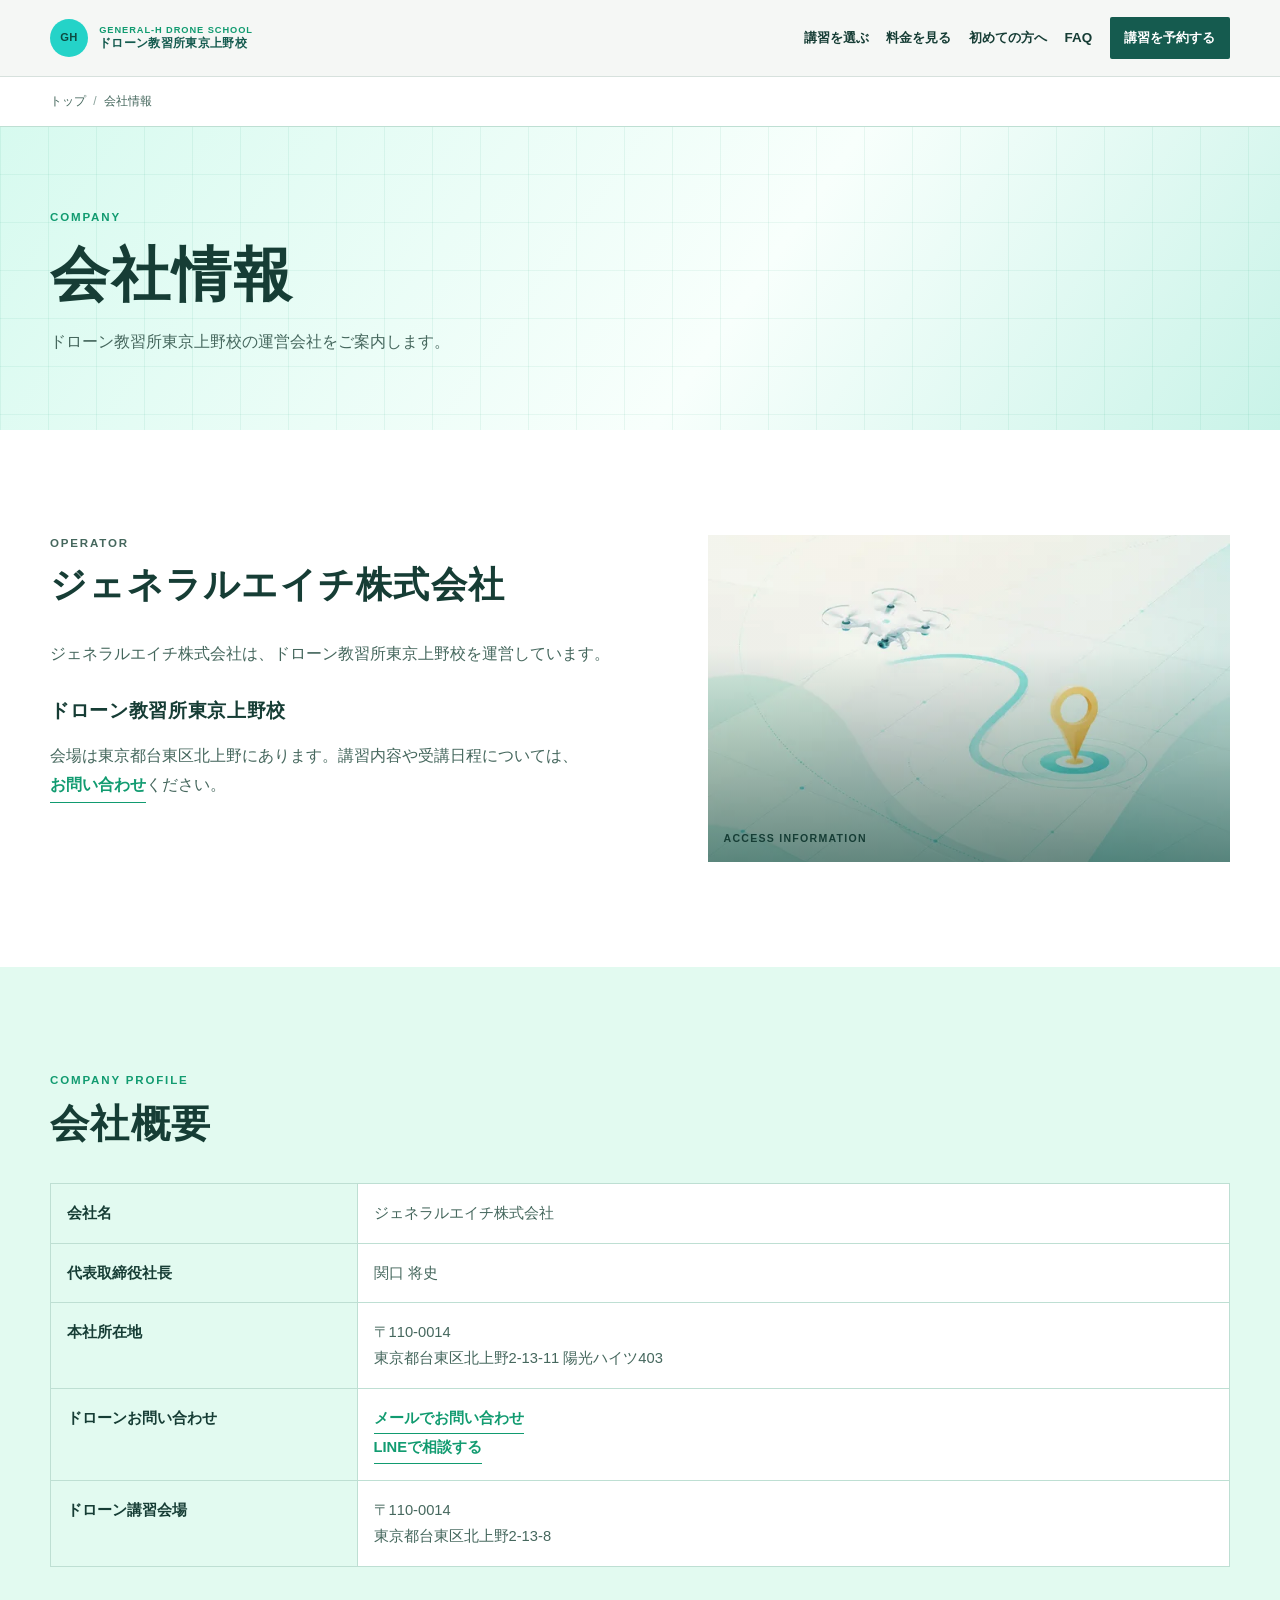
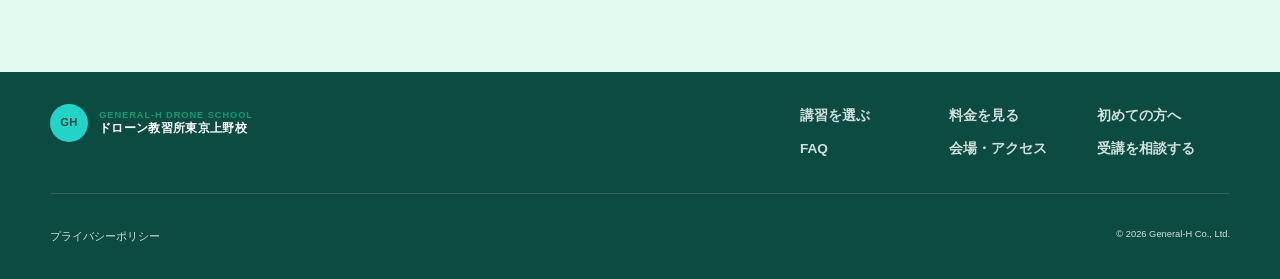
<file: company/index.html>
<!doctype html><html lang="ja"><head><meta charset="utf-8"><meta name="viewport" content="width=device-width, initial-scale=1"><meta name="description" content="ジェネラルエイチ株式会社とドローン教習所東京上野校の会社情報をご案内します。"><meta name="theme-color" content="#155b4f"><link rel="canonical" href="https://drone.general-h.com/company/"><link rel="icon" href="/assets/icons/favicon.svg" type="image/svg+xml"><link rel="stylesheet" href="/assets/css/style.css?v=20260907-2"><link rel="stylesheet" href="/assets/css/overrides.css?v=20260908-2"><link rel="stylesheet" href="/assets/css/pages.css?v=20260907-3"><title>会社情報｜ドローン教習所東京上野校</title><meta property="og:locale" content="ja_JP"><meta property="og:type" content="website"><meta property="og:title" content="会社情報｜ドローン教習所東京上野校"><meta property="og:description" content="ジェネラルエイチ株式会社とドローン教習所東京上野校の会社情報をご案内します。"><meta property="og:url" content="https://drone.general-h.com/company/"><meta property="og:site_name" content="ドローン教習所東京上野校"><meta property="og:image" content="https://drone.general-h.com/assets/images/og/default.jpg"><meta property="og:image:width" content="1200"><meta property="og:image:height" content="630"><meta property="og:image:alt" content="ドローン教習所東京上野校"><meta name="twitter:card" content="summary"></head><body><a class="skip-link" href="#main-content">本文へ移動</a><header class="site-header" data-site-header><div class="container header-inner"><a class="brand" href="/" aria-label="ドローン教習所東京上野校 トップ"><span class="brand-mark" aria-hidden="true">GH</span><span class="brand-copy"><span>GENERAL-H DRONE SCHOOL</span>ドローン教習所東京上野校</span></a><button class="menu-button" type="button" aria-expanded="false" aria-controls="site-navigation" data-menu-button><span class="menu-icon" aria-hidden="true"><i></i><i></i><i></i></span><span>メニュー</span></button><nav class="site-nav" id="site-navigation" aria-label="メインナビゲーション" data-site-nav><a href="/#course-choice">講習を選ぶ</a><a href="/pricing/">料金を見る</a><a href="/first-time/">初めての方へ</a><a href="/faq/">FAQ</a><a class="button button-small button-primary" href="/contact/">受講を相談する</a></nav></div></header><nav class="breadcrumb" aria-label="パンくず"><div class="container"><ol><li><a href="/">トップ</a></li><li aria-current="page">会社情報</li></ol></div></nav><main id="main-content" tabindex="-1"><section class="inner-hero"><div class="container"><p class="eyebrow">COMPANY</p><h1>会社情報</h1><p>ドローン教習所東京上野校の運営会社をご案内します。</p></div></section><section class="page-section page-section-white"><div class="container page-layout"><div class="page-copy"><p class="eyebrow">OPERATOR</p><h2>ジェネラルエイチ株式会社</h2><p>ジェネラルエイチ株式会社は、ドローン教習所東京上野校を運営しています。</p><h3>ドローン教習所東京上野校</h3><p>会場は東京都台東区北上野にあります。講習内容や受講日程については、<a class="text-link" href="/contact/">お問い合わせ</a>ください。</p></div><figure class="media-slot page-visual page-visual-light has-image" data-image-slot="company" data-image-path="/assets/images/access/school-exterior.webp" data-image-width="1280" data-image-height="960" data-image-loading="lazy"><picture class="media-picture"><source type="image/webp" srcset="/assets/images/access/school-exterior-640.webp 640w, /assets/images/access/school-exterior.webp 1280w" sizes="(min-width: 720px) 45vw, calc(100vw - 40px)"><img src="/assets/images/access/school-exterior.webp" srcset="/assets/images/access/school-exterior-640.webp 640w, /assets/images/access/school-exterior.webp 1280w" sizes="(min-width: 720px) 45vw, calc(100vw - 40px)" width="1280" height="960" alt="会場・アクセスのご案内を表す抽象イラスト" loading="lazy" decoding="async"></picture><figcaption>ACCESS INFORMATION</figcaption></figure></div></section><section class="page-section page-section-soft"><div class="container"><div class="page-heading"><p class="eyebrow">COMPANY PROFILE</p><h2>会社概要</h2></div><table class="company-table"><tbody><tr><th scope="row">会社名</th><td>ジェネラルエイチ株式会社</td></tr><tr><th scope="row">代表取締役社長</th><td>関口 将史</td></tr><tr><th scope="row">本社所在地</th><td>〒110-0014<br>東京都台東区北上野2-13-11 陽光ハイツ403</td></tr><tr><th scope="row">ドローンお問い合わせ</th><td><a class="text-link" href="mailto:droneschooltokyoueno@gmail.com">メールでお問い合わせ</a><br><a class="text-link" href="https://lin.ee/um5xYiw/" target="_blank" rel="noopener">LINEで相談する</a></td></tr><tr><th scope="row">ドローン講習会場</th><td>〒110-0014<br>東京都台東区北上野2-13-8</td></tr></tbody></table></div></section></main><footer class="site-footer"><div class="container footer-main"><a class="brand brand-footer" href="/"><span class="brand-mark" aria-hidden="true">GH</span><span class="brand-copy"><span>GENERAL-H DRONE SCHOOL</span>ドローン教習所東京上野校</span></a><div class="footer-links"><a href="/#course-choice">講習を選ぶ</a><a href="/pricing/">料金を見る</a><a href="/first-time/">初めての方へ</a><a href="/faq/">FAQ</a><a href="/access/">会場・アクセス</a><a href="/contact/">受講を相談する</a></div></div><div class="container footer-bottom"><a href="/privacy-policy/">プライバシーポリシー</a><small>© 2026 General-H Co., Ltd.</small></div></footer><script src="/assets/js/site.js?v=20260908-2" defer></script></body></html>
</file>
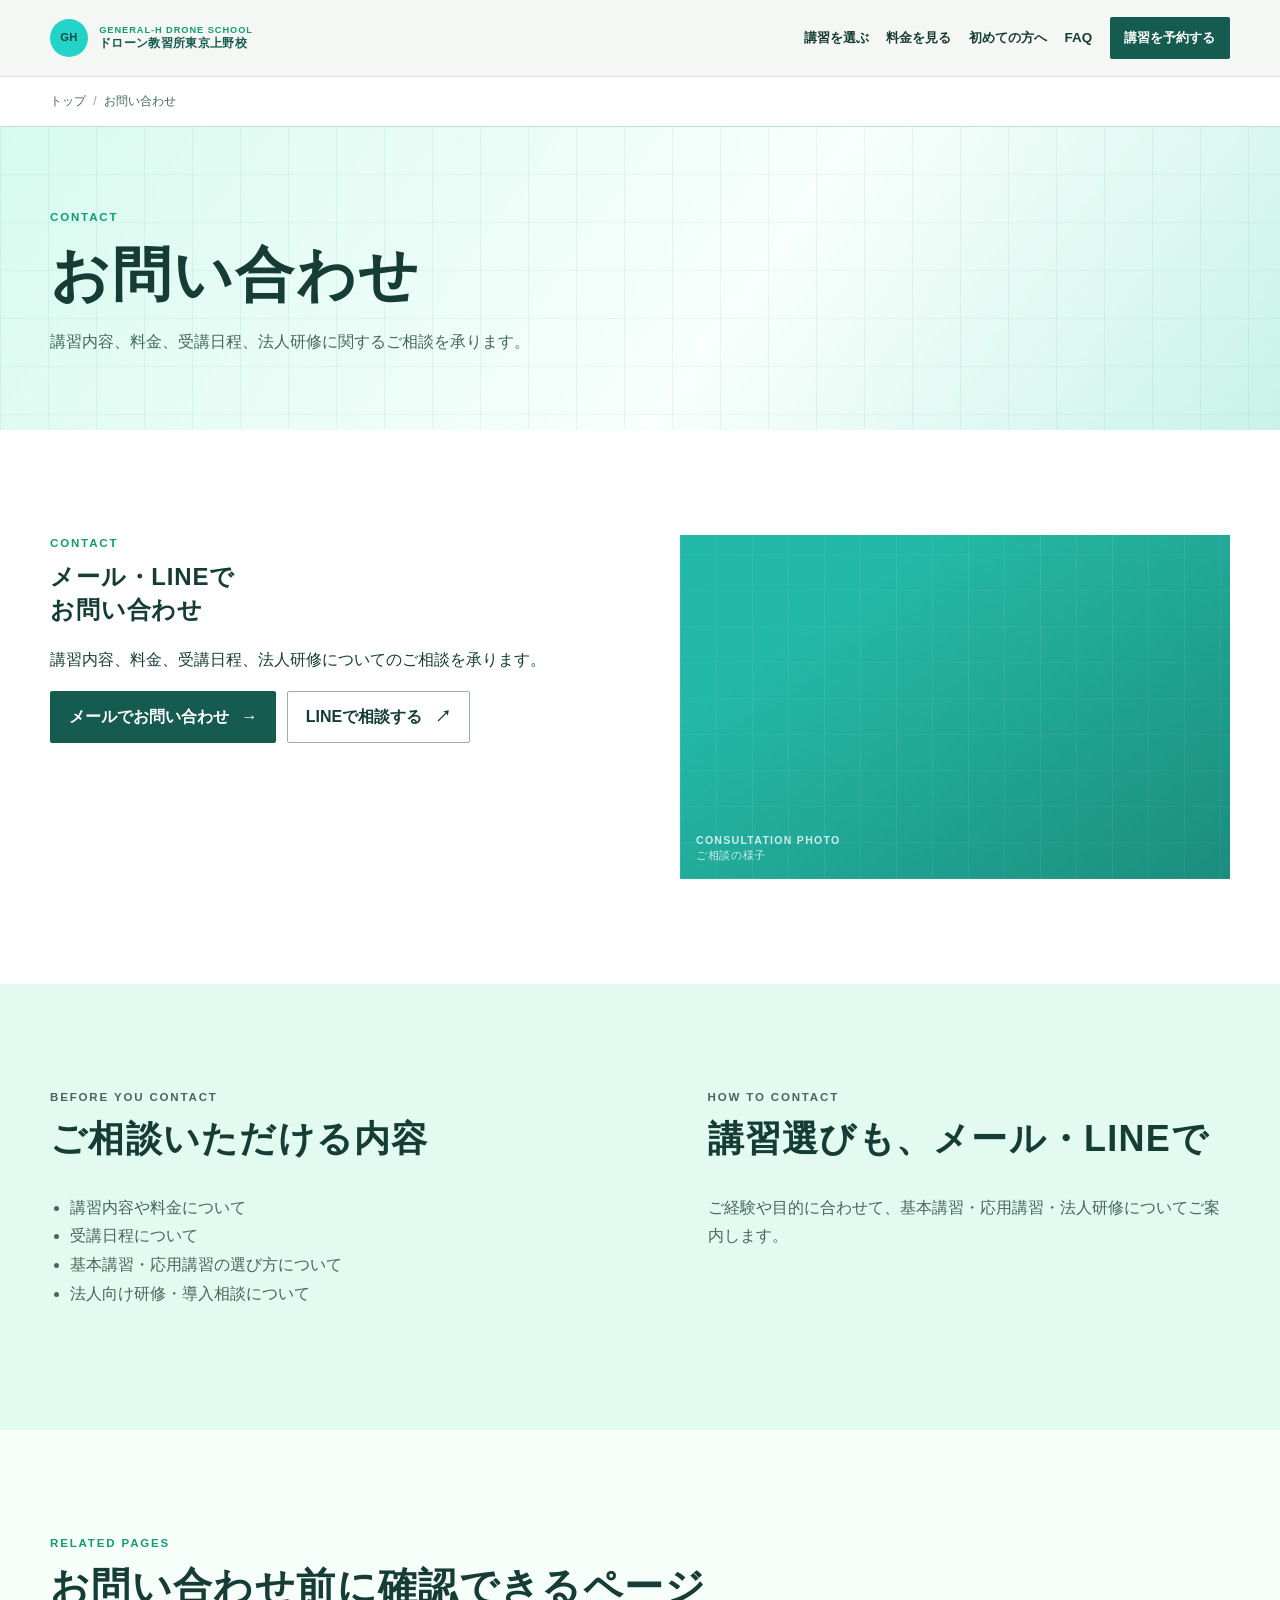
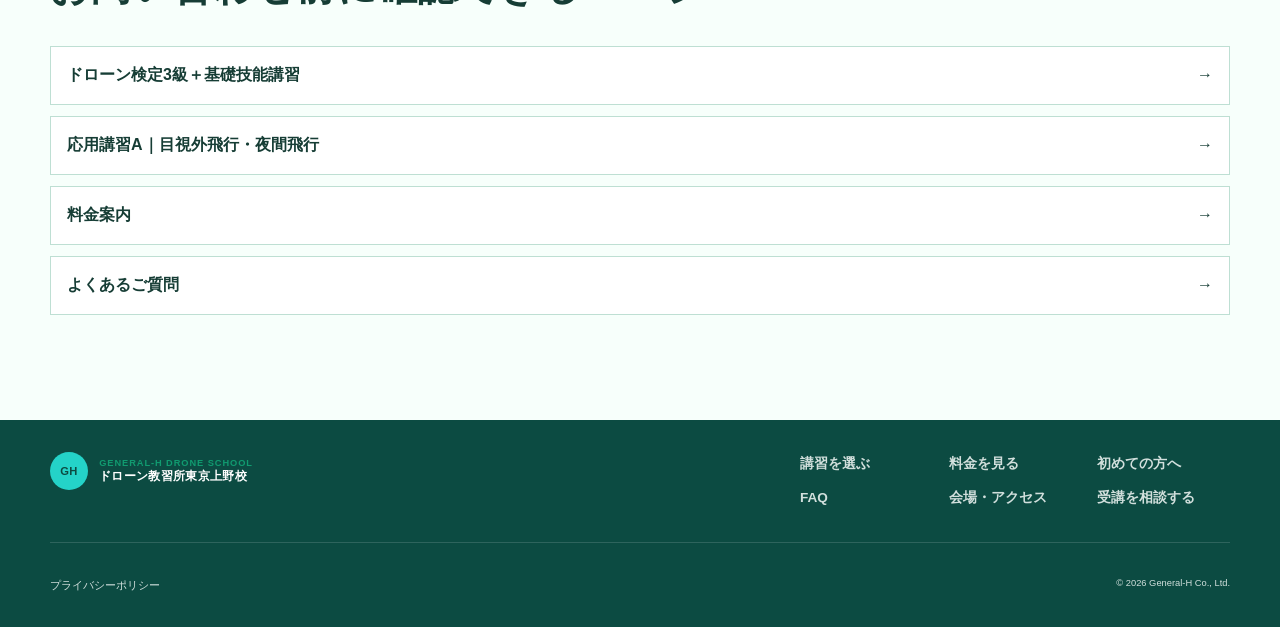
<file: contact/index.html>
<!doctype html><html lang="ja"><head><meta charset="utf-8"><meta name="viewport" content="width=device-width, initial-scale=1"><meta name="description" content="ドローン教習所東京上野校へのお問い合わせ。講習内容、料金、受講日程、法人研修に関するご相談を承ります。"><meta name="theme-color" content="#155b4f"><link rel="canonical" href="https://drone.general-h.com/contact/"><link rel="icon" href="/assets/icons/favicon.svg" type="image/svg+xml"><link rel="stylesheet" href="/assets/css/style.css?v=20260907-2"><link rel="stylesheet" href="/assets/css/overrides.css?v=20260908-2"><link rel="stylesheet" href="/assets/css/pages.css?v=20260907-3"><title>お問い合わせ｜ドローン教習所東京上野校</title><meta property="og:locale" content="ja_JP"><meta property="og:type" content="website"><meta property="og:title" content="お問い合わせ｜ドローン教習所東京上野校"><meta property="og:description" content="講習内容、料金、受講日程、法人研修に関するご相談を承ります。"><meta property="og:url" content="https://drone.general-h.com/contact/"><meta property="og:site_name" content="ドローン教習所東京上野校"><meta property="og:image" content="https://drone.general-h.com/assets/images/og/default.jpg"><meta property="og:image:width" content="1200"><meta property="og:image:height" content="630"><meta property="og:image:alt" content="ドローン教習所東京上野校"><meta name="twitter:card" content="summary"></head><body><a class="skip-link" href="#main-content">本文へ移動</a><header class="site-header" data-site-header><div class="container header-inner"><a class="brand" href="/" aria-label="ドローン教習所東京上野校 トップ"><span class="brand-mark" aria-hidden="true">GH</span><span class="brand-copy"><span>GENERAL-H DRONE SCHOOL</span>ドローン教習所東京上野校</span></a><button class="menu-button" type="button" aria-expanded="false" aria-controls="site-navigation" data-menu-button><span class="menu-icon" aria-hidden="true"><i></i><i></i><i></i></span><span>メニュー</span></button><nav class="site-nav" id="site-navigation" aria-label="メインナビゲーション" data-site-nav><a href="/#course-choice">講習を選ぶ</a><a href="/pricing/">料金を見る</a><a href="/first-time/">初めての方へ</a><a href="/faq/">FAQ</a><a class="button button-small button-primary" href="/contact/">受講を相談する</a></nav></div></header><nav class="breadcrumb" aria-label="パンくず"><div class="container"><ol><li><a href="/">トップ</a></li><li aria-current="page">お問い合わせ</li></ol></div></nav><main id="main-content" tabindex="-1"><section class="inner-hero"><div class="container"><p class="eyebrow">CONTACT</p><h1>お問い合わせ</h1><p>講習内容、料金、受講日程、法人研修に関するご相談を承ります。</p></div></section><section class="page-section page-section-white"><div class="container contact-layout-page"><div><p class="eyebrow">CONTACT</p><h2>メール・LINEで<br>お問い合わせ</h2><p>講習内容、料金、受講日程、法人研修についてのご相談を承ります。</p><div class="contact-methods"><a class="button button-primary" href="mailto:droneschooltokyoueno@gmail.com">メールでお問い合わせ<span aria-hidden="true">→</span></a><a class="button button-outline contact-outline" href="https://lin.ee/um5xYiw/" target="_blank" rel="noopener">LINEで相談する<span aria-hidden="true">↗</span></a></div></div><figure class="media-slot page-visual" data-image-slot="contact" role="img" aria-label="ドローン講習の相談風景イメージ" data-image-path="/assets/images/training/consultation.webp" data-image-width="1200" data-image-height="900" data-image-loading="lazy"><picture class="media-picture" aria-hidden="true"></picture><figcaption>CONSULTATION PHOTO<br><span>ご相談の様子</span></figcaption></figure></div></section><section class="page-section page-section-soft"><div class="container page-layout"><div class="page-copy"><p class="eyebrow">BEFORE YOU CONTACT</p><h2>ご相談いただける内容</h2><ul><li>講習内容や料金について</li><li>受講日程について</li><li>基本講習・応用講習の選び方について</li><li>法人向け研修・導入相談について</li></ul></div><div class="page-copy"><p class="eyebrow">HOW TO CONTACT</p><h2>講習選びも、メール・LINEで</h2><p>ご経験や目的に合わせて、基本講習・応用講習・法人研修についてご案内します。</p></div></div></section><section class="page-section"><div class="container"><div class="page-heading"><p class="eyebrow">RELATED PAGES</p><h2>お問い合わせ前に確認できるページ</h2></div><ul class="link-list"><li><a href="/courses/basic/"><span>ドローン検定3級＋基礎技能講習</span><span aria-hidden="true">→</span></a></li><li><a href="/courses/advanced/"><span>応用講習A｜目視外飛行・夜間飛行</span><span aria-hidden="true">→</span></a></li><li><a href="/pricing/"><span>料金案内</span><span aria-hidden="true">→</span></a></li><li><a href="/faq/"><span>よくあるご質問</span><span aria-hidden="true">→</span></a></li></ul></div></section></main><footer class="site-footer"><div class="container footer-main"><a class="brand brand-footer" href="/"><span class="brand-mark" aria-hidden="true">GH</span><span class="brand-copy"><span>GENERAL-H DRONE SCHOOL</span>ドローン教習所東京上野校</span></a><div class="footer-links"><a href="/#course-choice">講習を選ぶ</a><a href="/pricing/">料金を見る</a><a href="/first-time/">初めての方へ</a><a href="/faq/">FAQ</a><a href="/access/">会場・アクセス</a><a href="/contact/">受講を相談する</a></div></div><div class="container footer-bottom"><a href="/privacy-policy/">プライバシーポリシー</a><small>© 2026 General-H Co., Ltd.</small></div></footer><script src="/assets/js/site.js?v=20260908-2" defer></script></body></html>
</file>
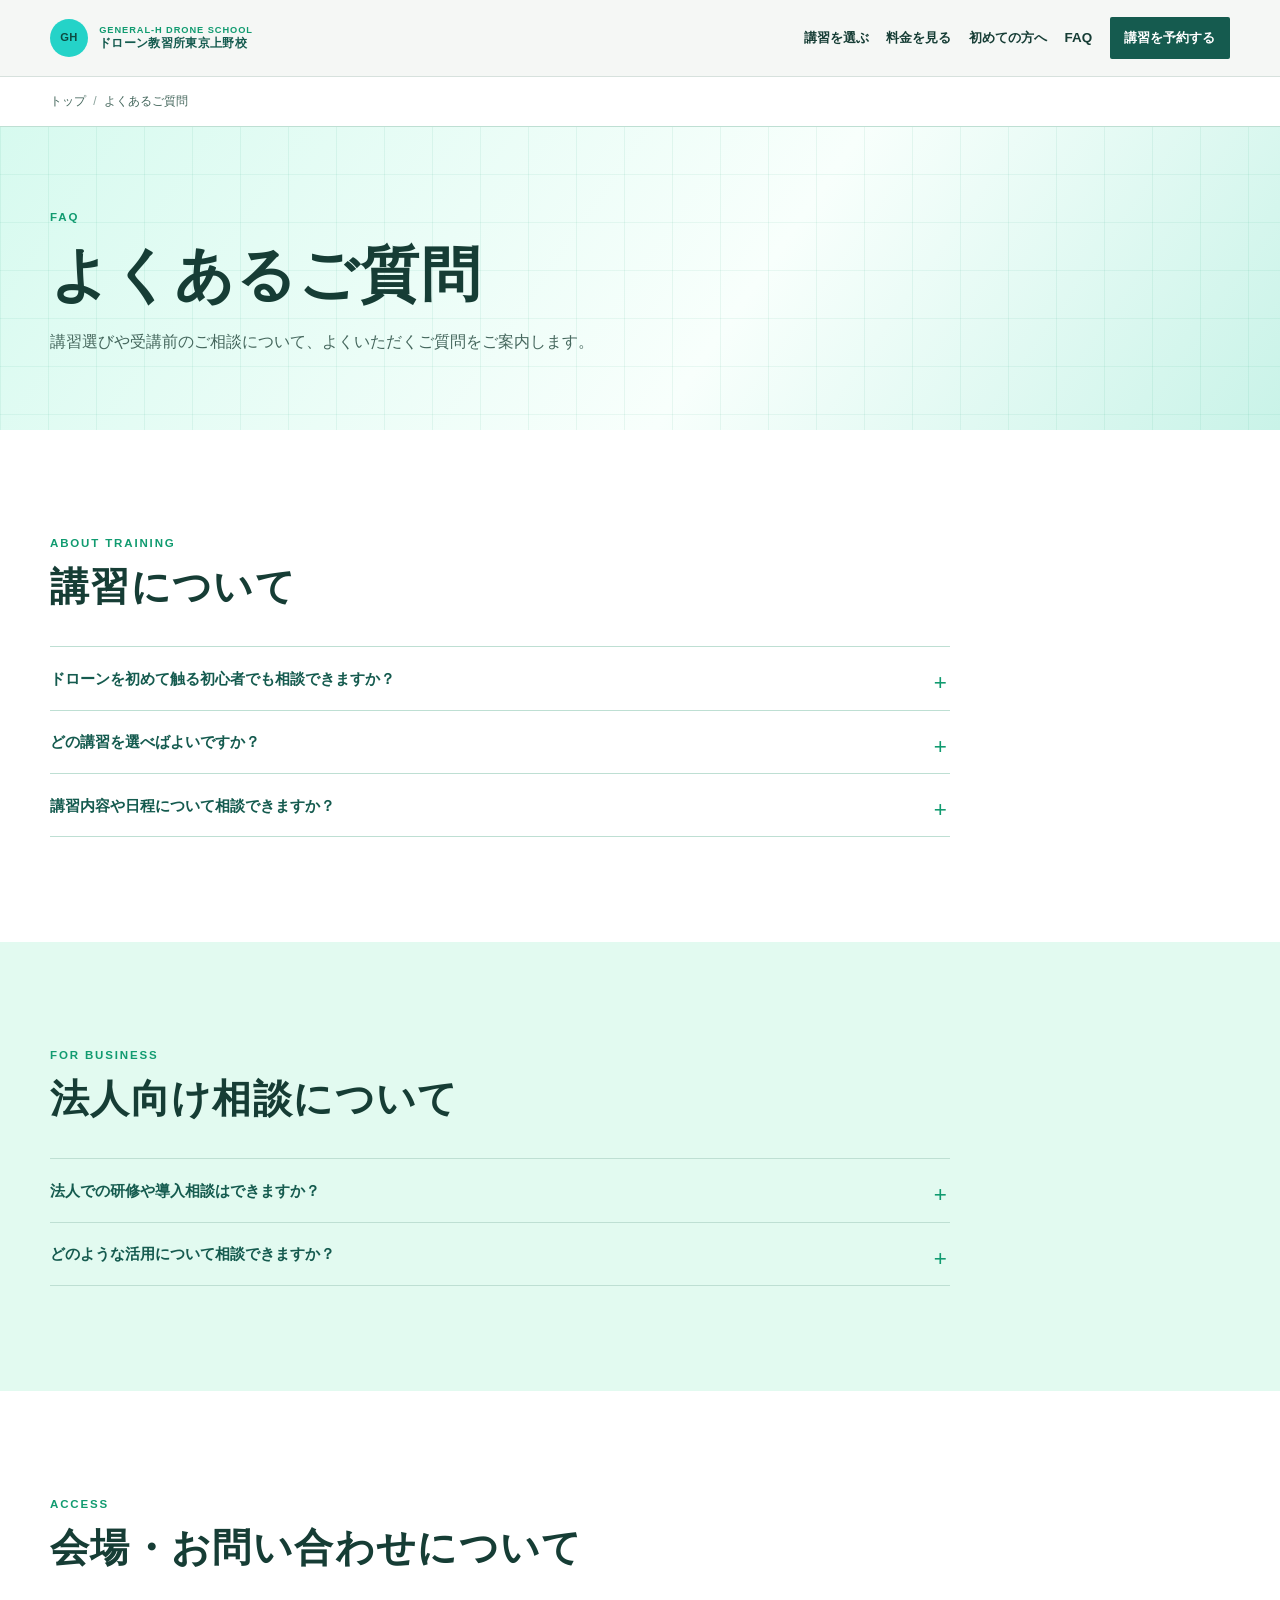
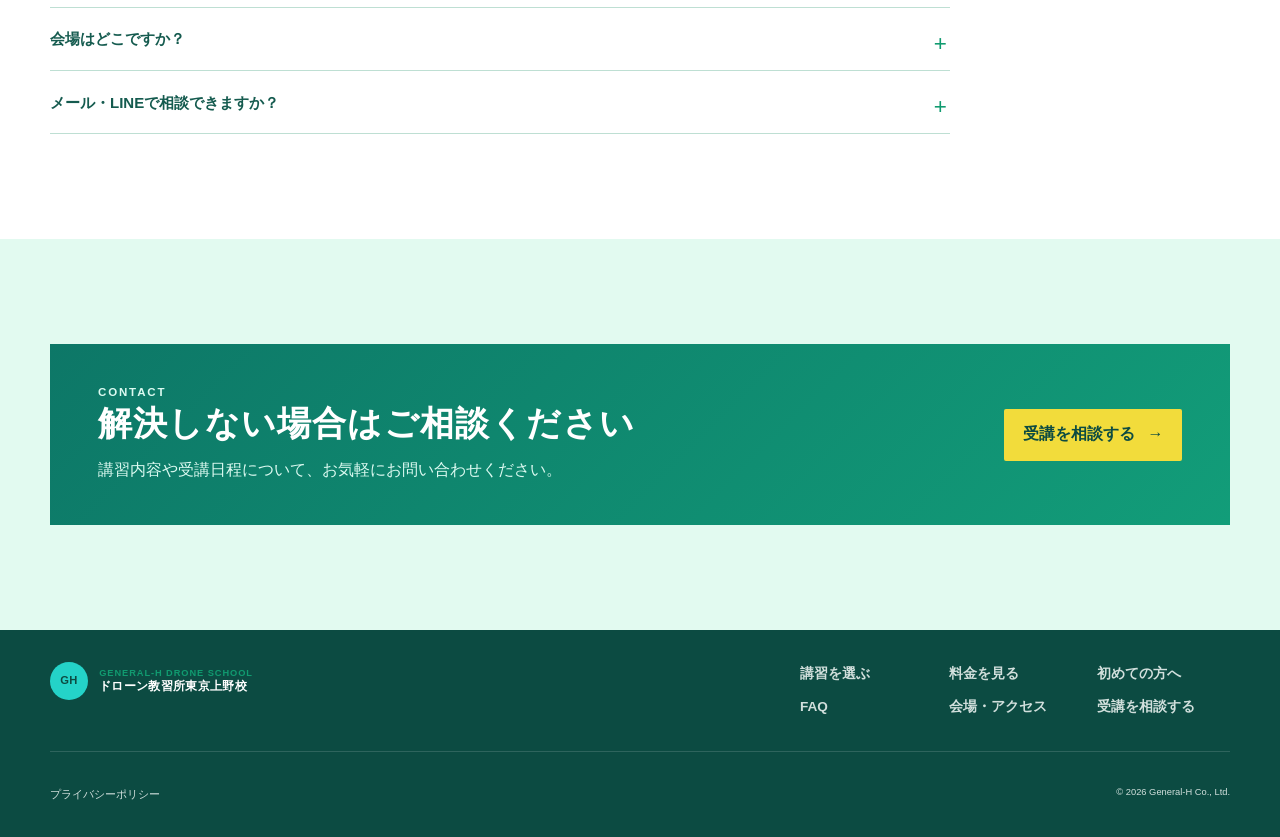
<file: faq/index.html>
<!doctype html><html lang="ja"><head><meta charset="utf-8"><meta name="viewport" content="width=device-width, initial-scale=1"><meta name="description" content="ドローン教習所東京上野校のよくあるご質問。初心者の受講、講習の選び方、法人研修、会場についてご案内します。"><meta name="theme-color" content="#155b4f"><link rel="canonical" href="https://drone.general-h.com/faq/"><link rel="icon" href="/assets/icons/favicon.svg" type="image/svg+xml"><link rel="stylesheet" href="/assets/css/style.css?v=20260907-2"><link rel="stylesheet" href="/assets/css/overrides.css?v=20260908-2"><link rel="stylesheet" href="/assets/css/pages.css?v=20260907-3"><title>よくあるご質問｜ドローン教習所東京上野校</title><meta property="og:locale" content="ja_JP"><meta property="og:type" content="website"><meta property="og:title" content="よくあるご質問｜ドローン教習所東京上野校"><meta property="og:description" content="初心者の受講、講習の選び方、法人研修、会場についてご案内します。"><meta property="og:url" content="https://drone.general-h.com/faq/"><meta property="og:site_name" content="ドローン教習所東京上野校"><meta property="og:image" content="https://drone.general-h.com/assets/images/og/default.jpg"><meta property="og:image:width" content="1200"><meta property="og:image:height" content="630"><meta property="og:image:alt" content="ドローン教習所東京上野校"><meta name="twitter:card" content="summary"></head><body><a class="skip-link" href="#main-content">本文へ移動</a><header class="site-header" data-site-header><div class="container header-inner"><a class="brand" href="/" aria-label="ドローン教習所東京上野校 トップ"><span class="brand-mark" aria-hidden="true">GH</span><span class="brand-copy"><span>GENERAL-H DRONE SCHOOL</span>ドローン教習所東京上野校</span></a><button class="menu-button" type="button" aria-expanded="false" aria-controls="site-navigation" data-menu-button><span class="menu-icon" aria-hidden="true"><i></i><i></i><i></i></span><span>メニュー</span></button><nav class="site-nav" id="site-navigation" aria-label="メインナビゲーション" data-site-nav><a href="/#course-choice">講習を選ぶ</a><a href="/pricing/">料金を見る</a><a href="/first-time/">初めての方へ</a><a href="/faq/">FAQ</a><a class="button button-small button-primary" href="/contact/">受講を相談する</a></nav></div></header><nav class="breadcrumb" aria-label="パンくず"><div class="container"><ol><li><a href="/">トップ</a></li><li aria-current="page">よくあるご質問</li></ol></div></nav><main id="main-content" tabindex="-1"><section class="inner-hero"><div class="container"><p class="eyebrow">FAQ</p><h1>よくあるご質問</h1><p>講習選びや受講前のご相談について、よくいただくご質問をご案内します。</p></div></section><section class="page-section page-section-white faq-page"><div class="container"><div class="page-heading"><p class="eyebrow">ABOUT TRAINING</p><h2>講習について</h2></div><div class="faq-list"><details><summary>ドローンを初めて触る初心者でも相談できますか？</summary><p>はい。基礎知識や安全運航を確認しながら、初めての方にも分かりやすくご案内します。</p></details><details><summary>どの講習を選べばよいですか？</summary><p>基礎から学びたい方にはドローン検定3級＋基礎技能講習を、目視外飛行・夜間飛行を学びたい方には応用講習Aをご案内しています。迷われる場合はお問い合わせください。</p></details><details><summary>講習内容や日程について相談できますか？</summary><p>はい。講習内容や受講日程については、お問い合わせください。</p></details></div></div></section><section class="page-section page-section-soft faq-page"><div class="container"><div class="page-heading"><p class="eyebrow">FOR BUSINESS</p><h2>法人向け相談について</h2></div><div class="faq-list"><details><summary>法人での研修や導入相談はできますか？</summary><p>はい。業務でのドローン活用をご検討の法人様からのご相談を承ります。</p></details><details><summary>どのような活用について相談できますか？</summary><p>点検、撮影、調査、広報など、業務での活用をご検討の際にご相談いただけます。</p></details></div></div></section><section class="page-section page-section-white faq-page"><div class="container"><div class="page-heading"><p class="eyebrow">ACCESS</p><h2>会場・お問い合わせについて</h2></div><div class="faq-list"><details><summary>会場はどこですか？</summary><p>会場は東京都台東区北上野にあります。詳しい所在地は<a class="text-link" href="/access/">会場・アクセス</a>をご確認ください。</p></details><details><summary>メール・LINEで相談できますか？</summary><p>はい。講習内容、料金、受講日程について、メールまたはLINEでお問い合わせいただけます。</p></details></div></div></section><section class="page-section page-section-soft"><div class="container cta-banner"><div><p class="eyebrow">CONTACT</p><h2>解決しない場合はご相談ください</h2><p>講習内容や受講日程について、お気軽にお問い合わせください。</p></div><a class="button button-accent" href="/contact/">受講を相談する<span aria-hidden="true">→</span></a></div></section></main><footer class="site-footer"><div class="container footer-main"><a class="brand brand-footer" href="/"><span class="brand-mark" aria-hidden="true">GH</span><span class="brand-copy"><span>GENERAL-H DRONE SCHOOL</span>ドローン教習所東京上野校</span></a><div class="footer-links"><a href="/#course-choice">講習を選ぶ</a><a href="/pricing/">料金を見る</a><a href="/first-time/">初めての方へ</a><a href="/faq/">FAQ</a><a href="/access/">会場・アクセス</a><a href="/contact/">受講を相談する</a></div></div><div class="container footer-bottom"><a href="/privacy-policy/">プライバシーポリシー</a><small>© 2026 General-H Co., Ltd.</small></div></footer><script src="/assets/js/site.js?v=20260908-2" defer></script></body></html>
</file>
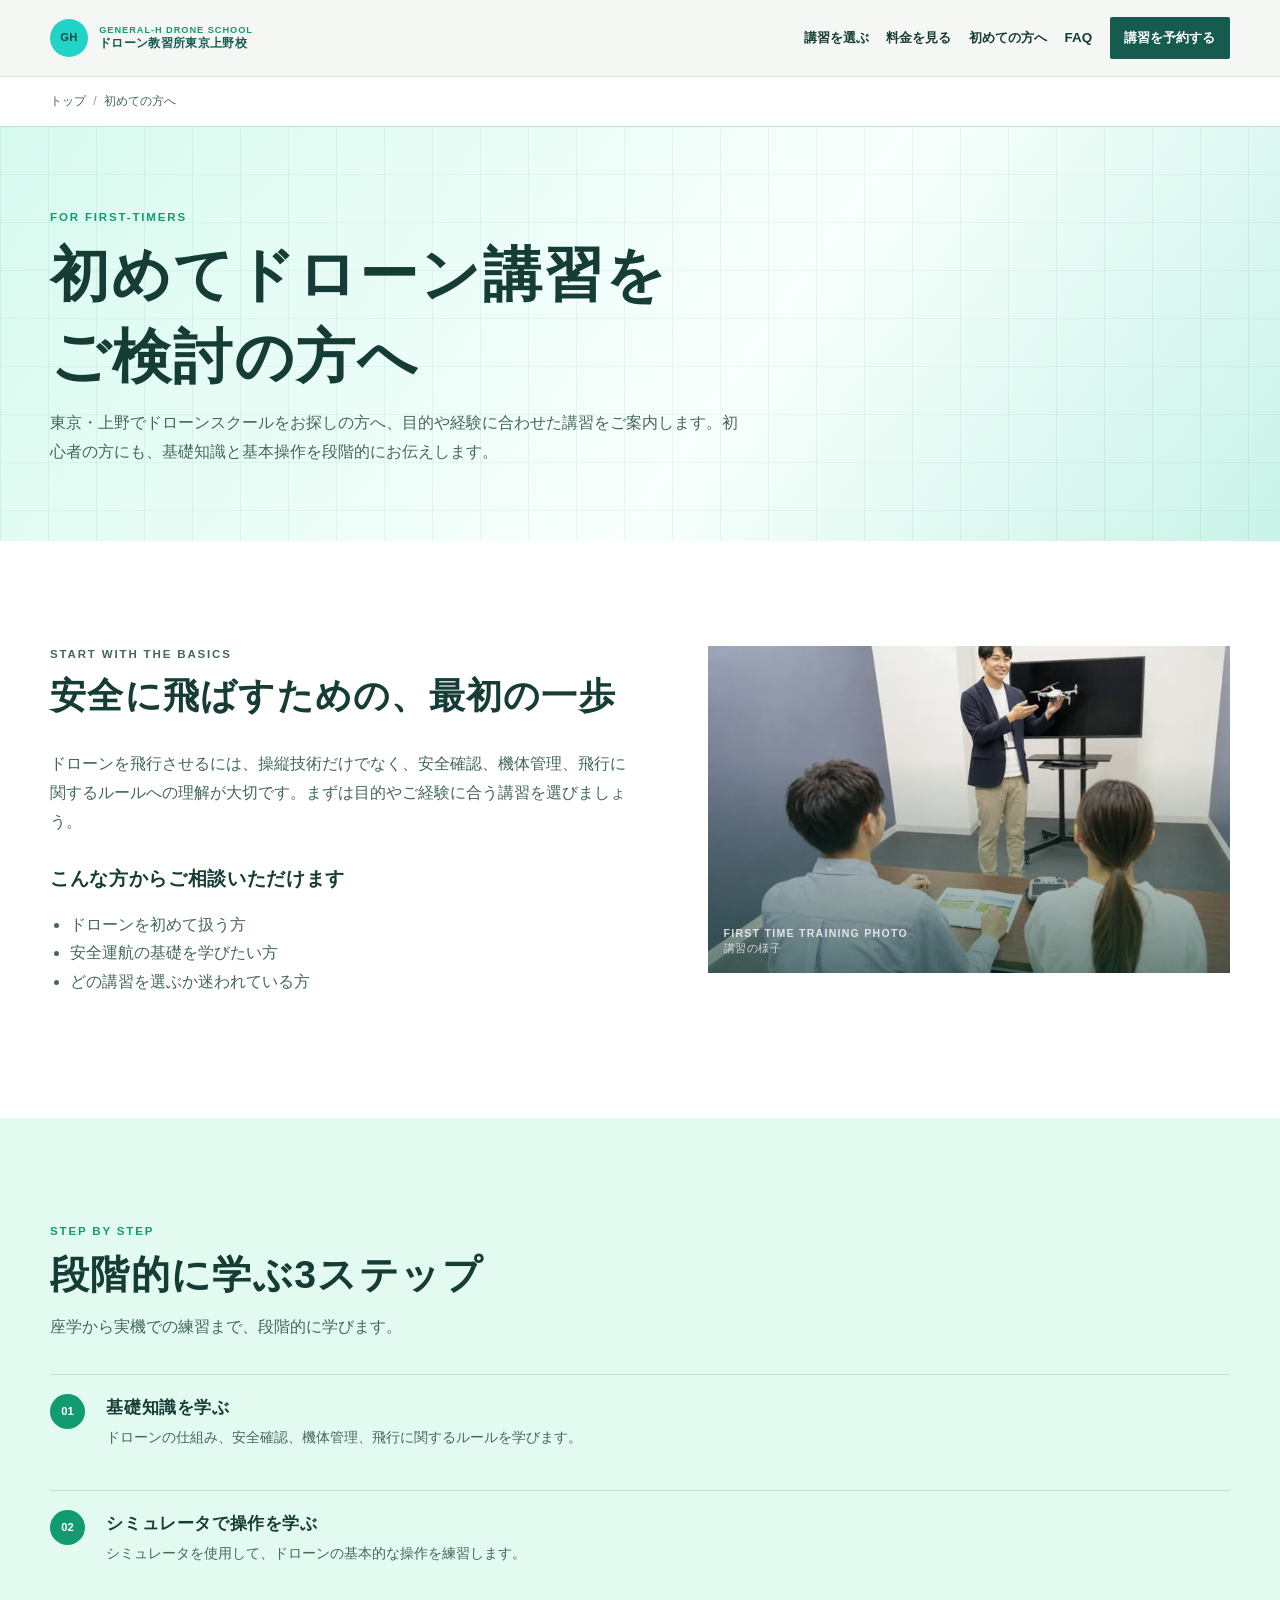
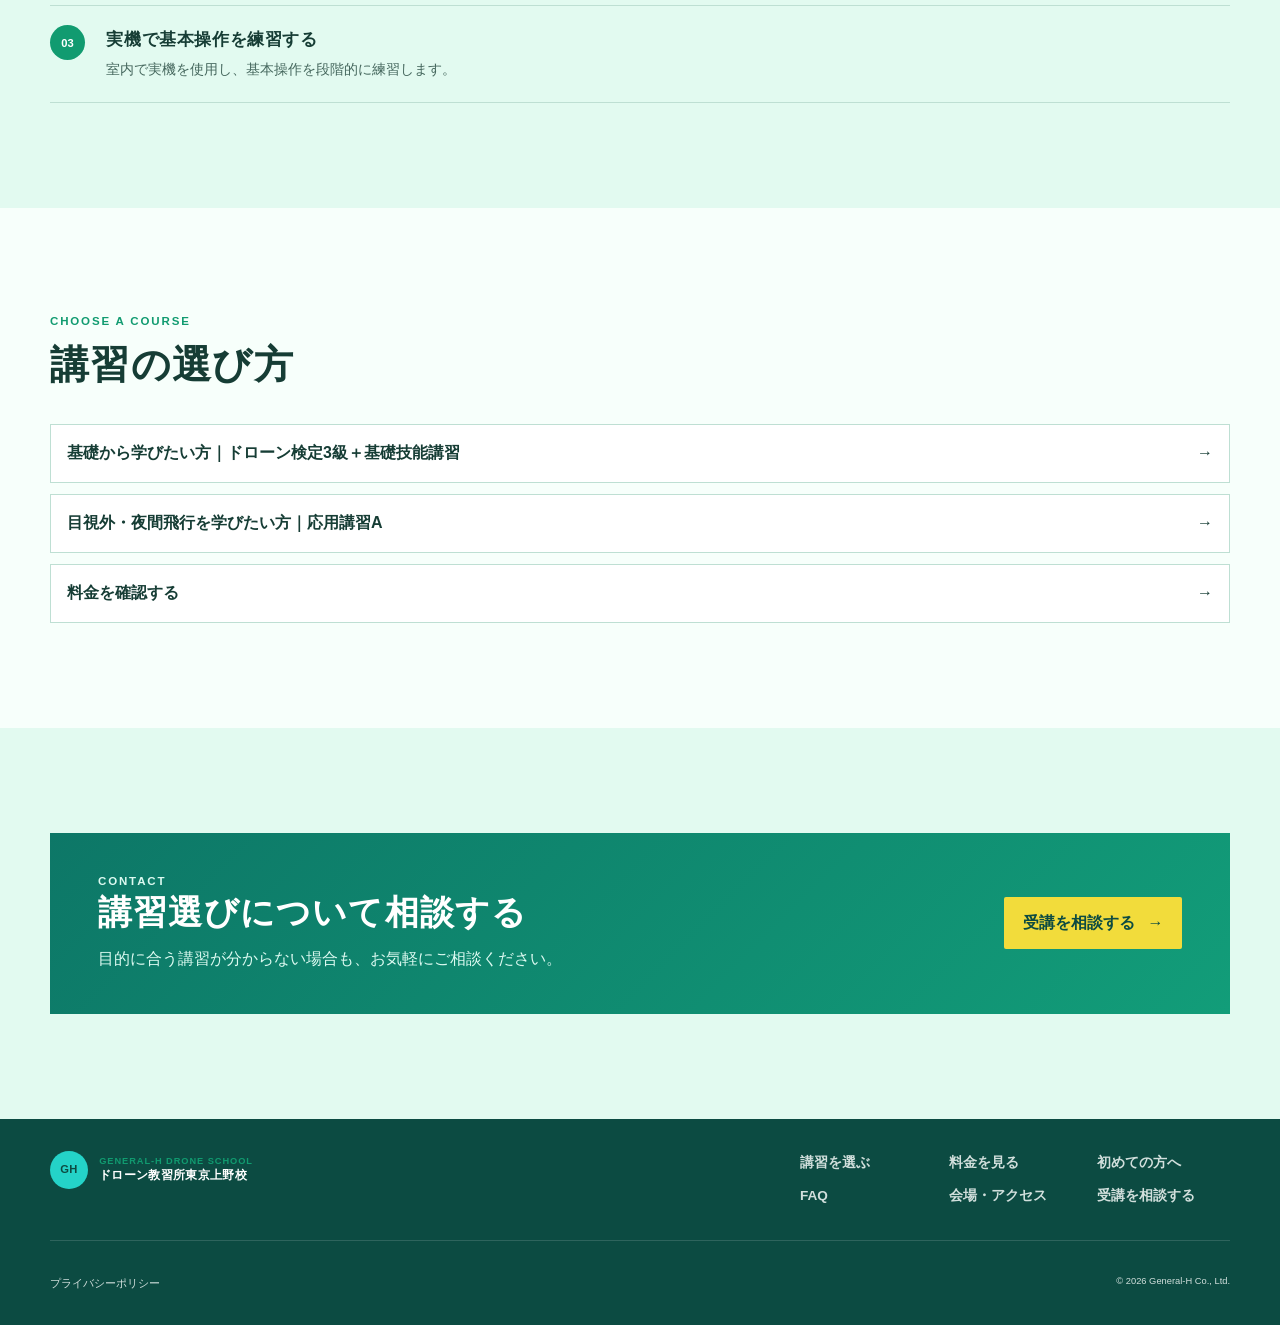
<file: first-time/index.html>
<!doctype html><html lang="ja"><head><meta charset="utf-8"><meta name="viewport" content="width=device-width, initial-scale=1"><meta name="description" content="初めてドローン講習をご検討の方へ。基礎知識、シミュレータ、実機講習を段階的に学ぶ流れをご案内します。"><meta name="theme-color" content="#155b4f"><link rel="canonical" href="https://drone.general-h.com/first-time/"><link rel="icon" href="/assets/icons/favicon.svg" type="image/svg+xml"><link rel="stylesheet" href="/assets/css/style.css?v=20260907-2"><link rel="stylesheet" href="/assets/css/overrides.css?v=20260908-2"><link rel="stylesheet" href="/assets/css/pages.css?v=20260907-3"><title>初めての方へ｜ドローン教習所東京上野校</title><meta property="og:locale" content="ja_JP"><meta property="og:type" content="website"><meta property="og:title" content="初めての方へ｜ドローン教習所東京上野校"><meta property="og:description" content="基礎知識、シミュレータ、実機講習を段階的に学ぶ流れをご案内します。"><meta property="og:url" content="https://drone.general-h.com/first-time/"><meta property="og:site_name" content="ドローン教習所東京上野校"><meta property="og:image" content="https://drone.general-h.com/assets/images/og/default.jpg"><meta property="og:image:width" content="1200"><meta property="og:image:height" content="630"><meta property="og:image:alt" content="ドローン教習所東京上野校"><meta name="twitter:card" content="summary"></head><body><a class="skip-link" href="#main-content">本文へ移動</a><header class="site-header" data-site-header><div class="container header-inner"><a class="brand" href="/" aria-label="ドローン教習所東京上野校 トップ"><span class="brand-mark" aria-hidden="true">GH</span><span class="brand-copy"><span>GENERAL-H DRONE SCHOOL</span>ドローン教習所東京上野校</span></a><button class="menu-button" type="button" aria-expanded="false" aria-controls="site-navigation" data-menu-button><span class="menu-icon" aria-hidden="true"><i></i><i></i><i></i></span><span>メニュー</span></button><nav class="site-nav" id="site-navigation" aria-label="メインナビゲーション" data-site-nav><a href="/#course-choice">講習を選ぶ</a><a href="/pricing/">料金を見る</a><a href="/first-time/">初めての方へ</a><a href="/faq/">FAQ</a><a class="button button-small button-primary" href="/contact/">受講を相談する</a></nav></div></header><nav class="breadcrumb" aria-label="パンくず"><div class="container"><ol><li><a href="/">トップ</a></li><li aria-current="page">初めての方へ</li></ol></div></nav><main id="main-content" tabindex="-1"><section class="inner-hero"><div class="container"><p class="eyebrow">FOR FIRST-TIMERS</p><h1>初めてドローン講習を<br>ご検討の方へ</h1><p>東京・上野でドローンスクールをお探しの方へ、目的や経験に合わせた講習をご案内します。初心者の方にも、基礎知識と基本操作を段階的にお伝えします。</p></div></section><section class="page-section page-section-white"><div class="container page-layout"><div class="page-copy"><p class="eyebrow">START WITH THE BASICS</p><h2>安全に飛ばすための、最初の一歩</h2><p>ドローンを飛行させるには、操縦技術だけでなく、安全確認、機体管理、飛行に関するルールへの理解が大切です。まずは目的やご経験に合う講習を選びましょう。</p><h3>こんな方からご相談いただけます</h3><ul><li>ドローンを初めて扱う方</li><li>安全運航の基礎を学びたい方</li><li>どの講習を選ぶか迷われている方</li></ul></div><figure class="media-slot page-visual has-image" data-image-slot="first-time" data-image-path="/assets/images/courses/basic-training.webp" data-image-width="1280" data-image-height="800" data-image-loading="lazy"><picture class="media-picture"><source type="image/webp" srcset="/assets/images/courses/basic-training-640.webp 640w, /assets/images/courses/basic-training.webp 1280w" sizes="(min-width: 720px) 45vw, calc(100vw - 40px)"><img src="/assets/images/courses/basic-training.webp" srcset="/assets/images/courses/basic-training-640.webp 640w, /assets/images/courses/basic-training.webp 1280w" sizes="(min-width: 720px) 45vw, calc(100vw - 40px)" width="1280" height="800" alt="ドローンの機体を使って基礎を学ぶ座学講習" loading="lazy" decoding="async"></picture><figcaption>FIRST TIME TRAINING PHOTO<br><span>講習の様子</span></figcaption></figure></div></section><section class="page-section page-section-soft"><div class="container"><div class="page-heading"><p class="eyebrow">STEP BY STEP</p><h2>段階的に学ぶ3ステップ</h2><p>座学から実機での練習まで、段階的に学びます。</p></div><ol class="steps-page"><li><span>01</span><div><h3>基礎知識を学ぶ</h3><p>ドローンの仕組み、安全確認、機体管理、飛行に関するルールを学びます。</p></div></li><li><span>02</span><div><h3>シミュレータで操作を学ぶ</h3><p>シミュレータを使用して、ドローンの基本的な操作を練習します。</p></div></li><li><span>03</span><div><h3>実機で基本操作を練習する</h3><p>室内で実機を使用し、基本操作を段階的に練習します。</p></div></li></ol></div></section><section class="page-section"><div class="container"><div class="page-heading"><p class="eyebrow">CHOOSE A COURSE</p><h2>講習の選び方</h2></div><ul class="link-list"><li><a href="/courses/basic/"><span>基礎から学びたい方｜ドローン検定3級＋基礎技能講習</span><span aria-hidden="true">→</span></a></li><li><a href="/courses/advanced/"><span>目視外・夜間飛行を学びたい方｜応用講習A</span><span aria-hidden="true">→</span></a></li><li><a href="/pricing/"><span>料金を確認する</span><span aria-hidden="true">→</span></a></li></ul></div></section><section class="page-section page-section-soft"><div class="container cta-banner"><div><p class="eyebrow">CONTACT</p><h2>講習選びについて相談する</h2><p>目的に合う講習が分からない場合も、お気軽にご相談ください。</p></div><a class="button button-accent" href="/contact/">受講を相談する<span aria-hidden="true">→</span></a></div></section></main><footer class="site-footer"><div class="container footer-main"><a class="brand brand-footer" href="/"><span class="brand-mark" aria-hidden="true">GH</span><span class="brand-copy"><span>GENERAL-H DRONE SCHOOL</span>ドローン教習所東京上野校</span></a><div class="footer-links"><a href="/#course-choice">講習を選ぶ</a><a href="/pricing/">料金を見る</a><a href="/first-time/">初めての方へ</a><a href="/faq/">FAQ</a><a href="/access/">会場・アクセス</a><a href="/contact/">受講を相談する</a></div></div><div class="container footer-bottom"><a href="/privacy-policy/">プライバシーポリシー</a><small>© 2026 General-H Co., Ltd.</small></div></footer><script src="/assets/js/site.js?v=20260908-2" defer></script></body></html>
</file>
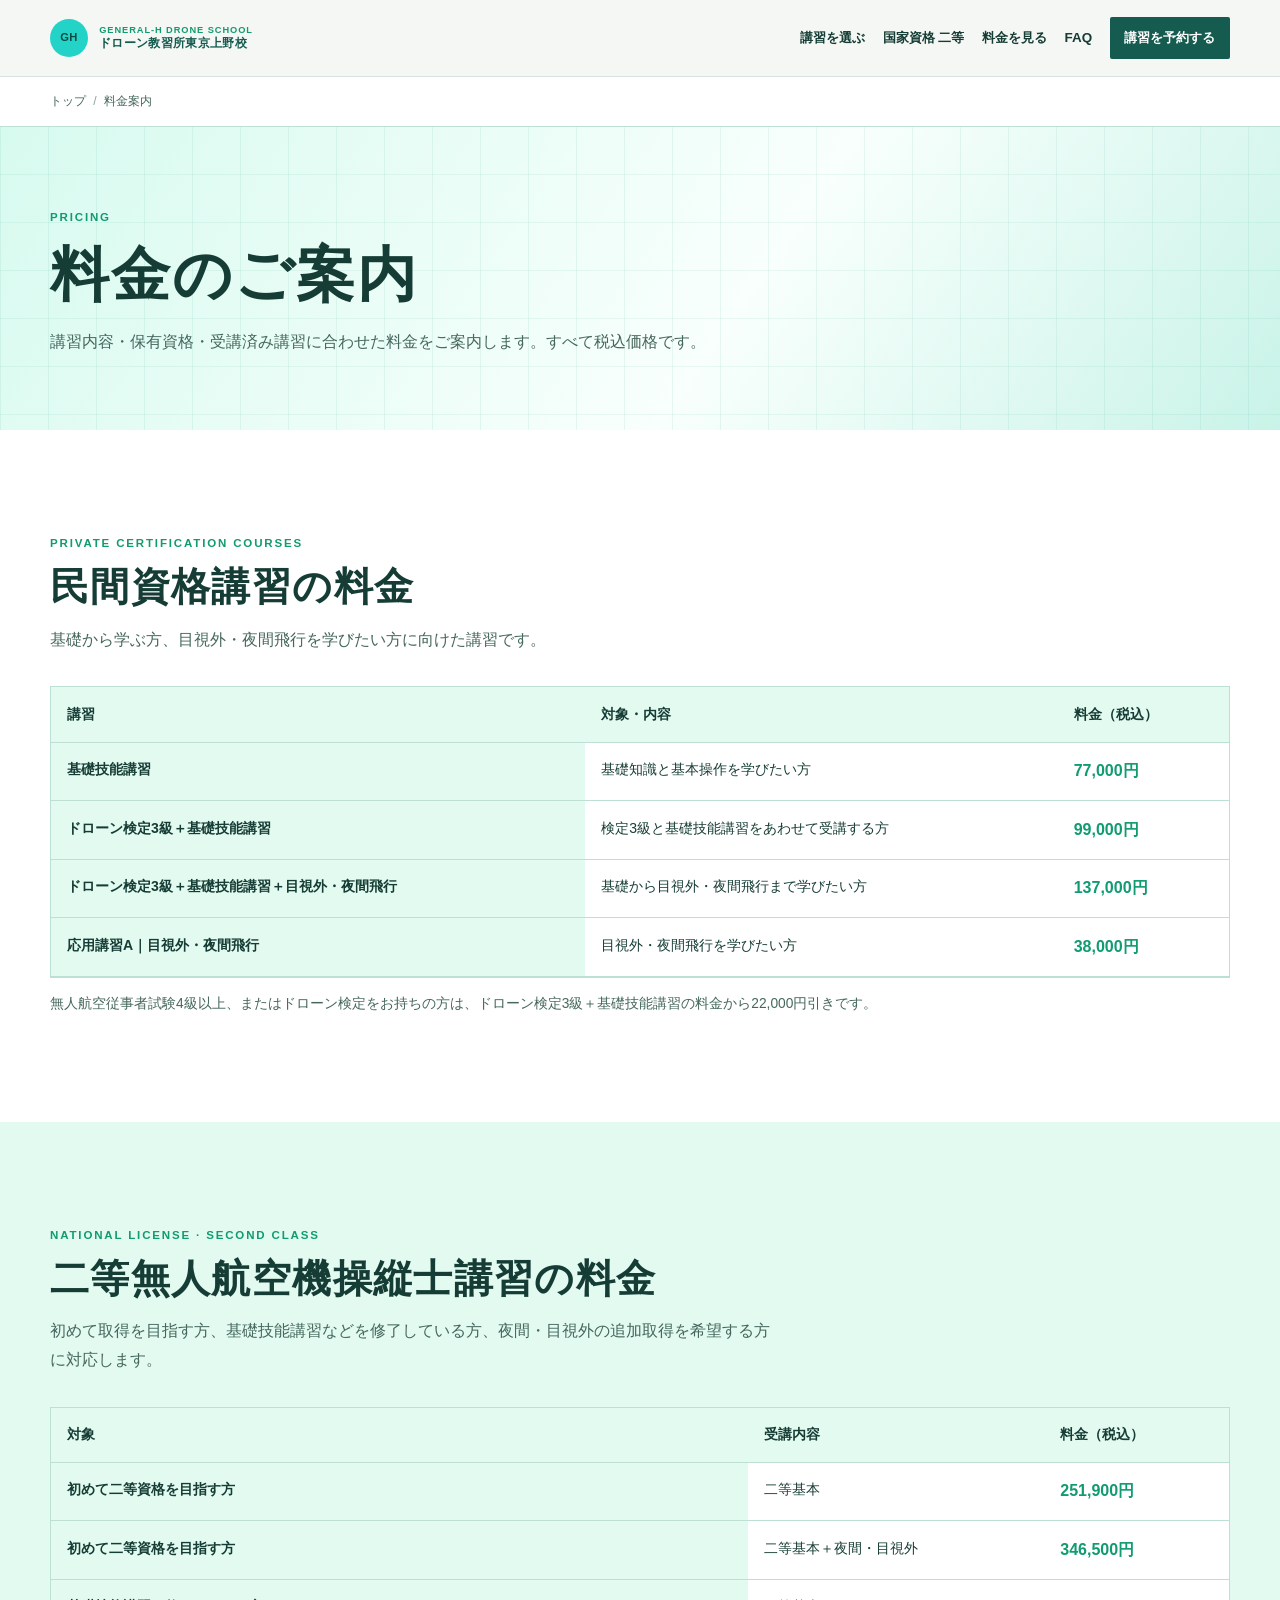
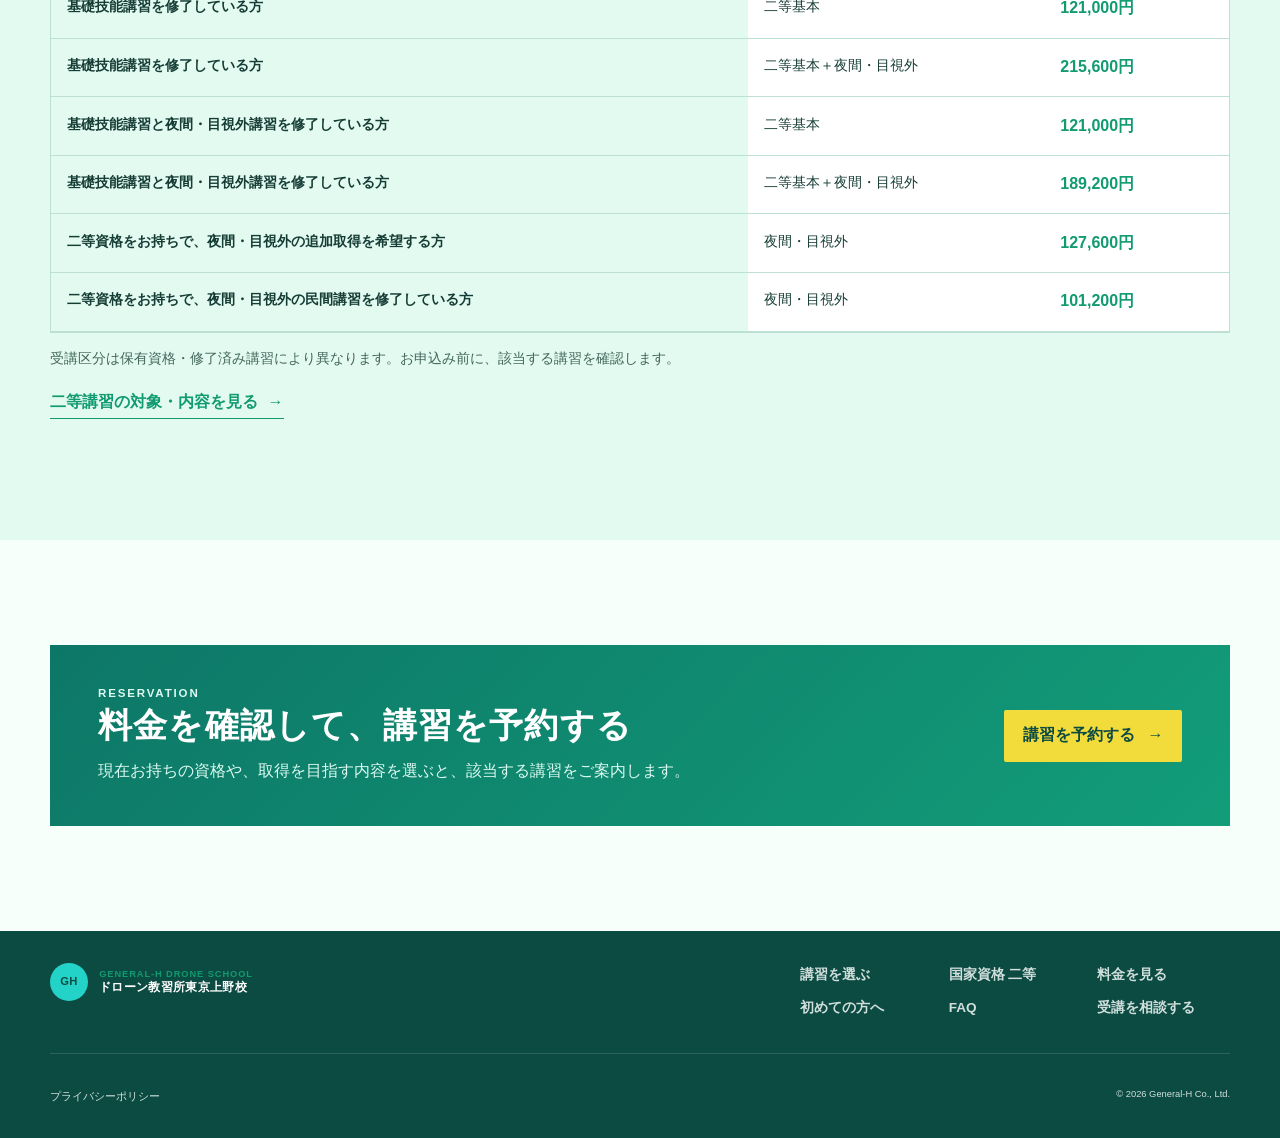
<file: pricing/index.html>
<!doctype html>
<html lang="ja">
  <head>
    <meta charset="utf-8">
    <meta name="viewport" content="width=device-width, initial-scale=1">
    <meta name="description" content="東京・上野のドローンスクール、ドローン教習所東京上野校の料金案内。基礎技能講習、目視外・夜間飛行講習、二等無人航空機操縦士講習の料金をご案内します。">
    <meta name="theme-color" content="#155b4f">
    <link rel="canonical" href="https://drone.general-h.com/pricing/">
    <link rel="icon" href="/assets/icons/favicon.svg" type="image/svg+xml">
    <link rel="stylesheet" href="/assets/css/style.css?v=20260908-1">
    <link rel="stylesheet" href="/assets/css/overrides.css?v=20260908-2">
    <link rel="stylesheet" href="/assets/css/pages.css?v=20260908-1">
    <title>東京のドローン講習料金｜二等講習対応｜ドローン教習所東京上野校</title>
    <meta property="og:locale" content="ja_JP"><meta property="og:type" content="website"><meta property="og:title" content="東京のドローン講習料金｜ドローン教習所東京上野校"><meta property="og:description" content="基礎技能講習、目視外・夜間飛行講習、二等無人航空機操縦士講習の料金をご案内します。"><meta property="og:url" content="https://drone.general-h.com/pricing/"><meta property="og:site_name" content="ドローン教習所東京上野校"><meta property="og:image" content="https://drone.general-h.com/assets/images/og/default.jpg"><meta property="og:image:width" content="1200"><meta property="og:image:height" content="630"><meta property="og:image:alt" content="ドローン教習所東京上野校"><meta name="twitter:card" content="summary">
    <script type="application/ld+json">{"@context":"https://schema.org","@type":"BreadcrumbList","itemListElement":[{"@type":"ListItem","position":1,"name":"トップ","item":"https://drone.general-h.com/"},{"@type":"ListItem","position":2,"name":"料金案内","item":"https://drone.general-h.com/pricing/"}]}</script>
  </head>
  <body>
    <a class="skip-link" href="#main-content">本文へ移動</a>
    <header class="site-header" data-site-header><div class="container header-inner"><a class="brand" href="/" aria-label="ドローン教習所東京上野校 トップ"><span class="brand-mark" aria-hidden="true">GH</span><span class="brand-copy"><span>GENERAL-H DRONE SCHOOL</span>ドローン教習所東京上野校</span></a><button class="menu-button" type="button" aria-expanded="false" aria-controls="site-navigation" data-menu-button><span class="menu-icon" aria-hidden="true"><i></i><i></i><i></i></span><span>メニュー</span></button><nav class="site-nav" id="site-navigation" aria-label="メインナビゲーション"><a href="/#course-choice">講習を選ぶ</a><a href="/courses/national-second/">国家資格 二等</a><a href="/pricing/">料金を見る</a><a href="/faq/">FAQ</a><a class="button button-small button-primary" href="/contact/">受講を相談する</a></nav></div></header>
    <nav class="breadcrumb" aria-label="パンくず"><div class="container"><ol><li><a href="/">トップ</a></li><li aria-current="page">料金案内</li></ol></div></nav>
    <main id="main-content" tabindex="-1">
      <section class="inner-hero"><div class="container"><p class="eyebrow">PRICING</p><h1>料金のご案内</h1><p>講習内容・保有資格・受講済み講習に合わせた料金をご案内します。すべて税込価格です。</p></div></section>
      <section class="page-section page-section-white"><div class="container"><div class="page-heading"><p class="eyebrow">PRIVATE CERTIFICATION COURSES</p><h2>民間資格講習の料金</h2><p>基礎から学ぶ方、目視外・夜間飛行を学びたい方に向けた講習です。</p></div><div class="fee-table-wrap"><table class="fee-table"><thead><tr><th scope="col">講習</th><th scope="col">対象・内容</th><th scope="col">料金（税込）</th></tr></thead><tbody><tr><th scope="row">基礎技能講習</th><td>基礎知識と基本操作を学びたい方</td><td>77,000円</td></tr><tr><th scope="row">ドローン検定3級＋基礎技能講習</th><td>検定3級と基礎技能講習をあわせて受講する方</td><td>99,000円</td></tr><tr><th scope="row">ドローン検定3級＋基礎技能講習＋目視外・夜間飛行</th><td>基礎から目視外・夜間飛行まで学びたい方</td><td>137,000円</td></tr><tr><th scope="row">応用講習A｜目視外・夜間飛行</th><td>目視外・夜間飛行を学びたい方</td><td>38,000円</td></tr></tbody></table></div><p class="fee-note">無人航空従事者試験4級以上、またはドローン検定をお持ちの方は、ドローン検定3級＋基礎技能講習の料金から22,000円引きです。</p></div></section>
      <section class="page-section page-section-soft"><div class="container"><div class="page-heading"><p class="eyebrow">NATIONAL LICENSE · SECOND CLASS</p><h2>二等無人航空機操縦士講習の料金</h2><p>初めて取得を目指す方、基礎技能講習などを修了している方、夜間・目視外の追加取得を希望する方に対応します。</p></div><div class="fee-table-wrap"><table class="fee-table"><thead><tr><th scope="col">対象</th><th scope="col">受講内容</th><th scope="col">料金（税込）</th></tr></thead><tbody><tr><th scope="row">初めて二等資格を目指す方</th><td>二等基本</td><td>251,900円</td></tr><tr><th scope="row">初めて二等資格を目指す方</th><td>二等基本＋夜間・目視外</td><td>346,500円</td></tr><tr><th scope="row">基礎技能講習を修了している方</th><td>二等基本</td><td>121,000円</td></tr><tr><th scope="row">基礎技能講習を修了している方</th><td>二等基本＋夜間・目視外</td><td>215,600円</td></tr><tr><th scope="row">基礎技能講習と夜間・目視外講習を修了している方</th><td>二等基本</td><td>121,000円</td></tr><tr><th scope="row">基礎技能講習と夜間・目視外講習を修了している方</th><td>二等基本＋夜間・目視外</td><td>189,200円</td></tr><tr><th scope="row">二等資格をお持ちで、夜間・目視外の追加取得を希望する方</th><td>夜間・目視外</td><td>127,600円</td></tr><tr><th scope="row">二等資格をお持ちで、夜間・目視外の民間講習を修了している方</th><td>夜間・目視外</td><td>101,200円</td></tr></tbody></table></div><p class="fee-note">受講区分は保有資格・修了済み講習により異なります。お申込み前に、該当する講習を確認します。</p><p class="map-link"><a class="text-link" href="/courses/national-second/">二等講習の対象・内容を見る <span aria-hidden="true">→</span></a></p></div></section>
      <section class="page-section"><div class="container cta-banner"><div><p class="eyebrow">RESERVATION</p><h2>料金を確認して、講習を予約する</h2><p>現在お持ちの資格や、取得を目指す内容を選ぶと、該当する講習をご案内します。</p></div><a class="button button-accent" href="https://booking-v2.general-h.com/drone/" data-reservation-cta>講習を予約する<span aria-hidden="true">→</span></a></div></section>
    </main>
    <footer class="site-footer"><div class="container footer-main"><a class="brand brand-footer" href="/"><span class="brand-mark" aria-hidden="true">GH</span><span class="brand-copy"><span>GENERAL-H DRONE SCHOOL</span>ドローン教習所東京上野校</span></a><div class="footer-links"><a href="/#course-choice">講習を選ぶ</a><a href="/courses/national-second/">国家資格 二等</a><a href="/pricing/">料金を見る</a><a href="/first-time/">初めての方へ</a><a href="/faq/">FAQ</a><a href="/contact/">受講を相談する</a></div></div><div class="container footer-bottom"><a href="/privacy-policy/">プライバシーポリシー</a><small>© 2026 General-H Co., Ltd.</small></div></footer>
    <script src="/assets/js/site.js?v=20260908-2" defer></script>
  </body>
</html>
</file>
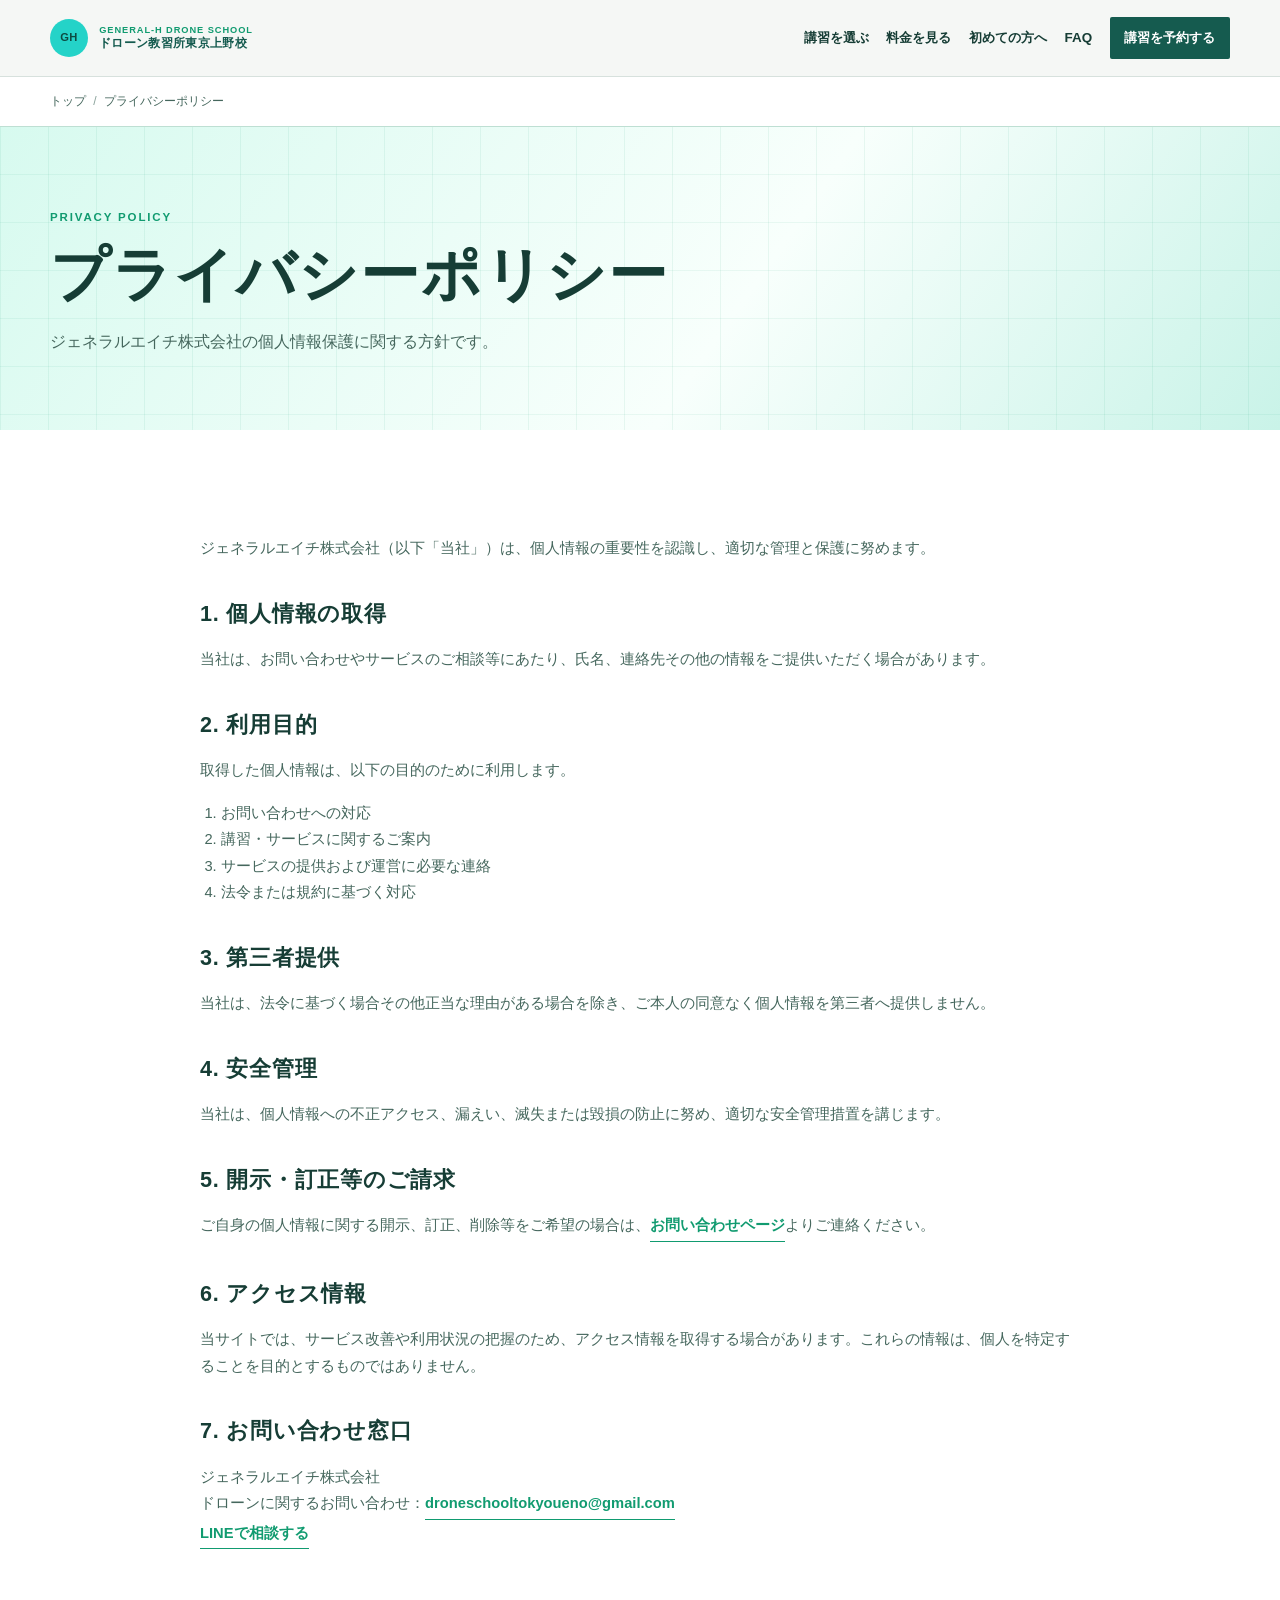
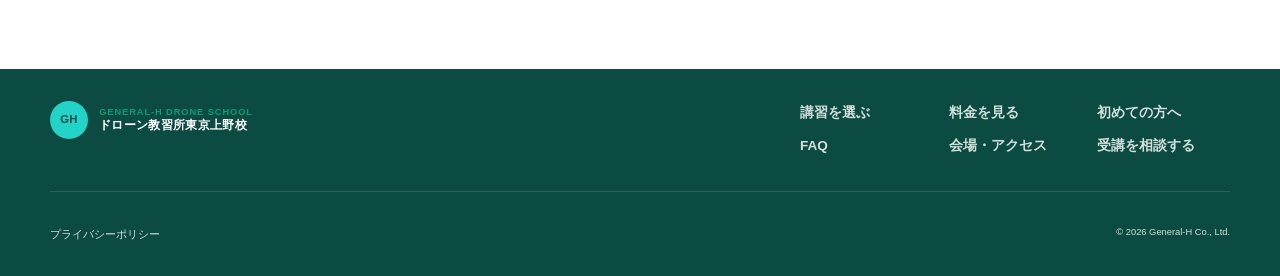
<file: privacy-policy/index.html>
<!doctype html><html lang="ja"><head><meta charset="utf-8"><meta name="viewport" content="width=device-width, initial-scale=1"><meta name="description" content="ジェネラルエイチ株式会社のプライバシーポリシーです。"><meta name="theme-color" content="#155b4f"><link rel="canonical" href="https://drone.general-h.com/privacy-policy/"><link rel="icon" href="/assets/icons/favicon.svg" type="image/svg+xml"><link rel="stylesheet" href="/assets/css/style.css?v=20260907-2"><link rel="stylesheet" href="/assets/css/overrides.css?v=20260908-2"><link rel="stylesheet" href="/assets/css/pages.css?v=20260907-3"><title>プライバシーポリシー｜ドローン教習所東京上野校</title><meta property="og:locale" content="ja_JP"><meta property="og:type" content="website"><meta property="og:title" content="プライバシーポリシー｜ドローン教習所東京上野校"><meta property="og:description" content="ジェネラルエイチ株式会社のプライバシーポリシーです。"><meta property="og:url" content="https://drone.general-h.com/privacy-policy/"><meta property="og:site_name" content="ドローン教習所東京上野校"><meta property="og:image" content="https://drone.general-h.com/assets/images/og/default.jpg"><meta property="og:image:width" content="1200"><meta property="og:image:height" content="630"><meta property="og:image:alt" content="ドローン教習所東京上野校"><meta name="twitter:card" content="summary"></head><body><a class="skip-link" href="#main-content">本文へ移動</a><header class="site-header" data-site-header><div class="container header-inner"><a class="brand" href="/" aria-label="ドローン教習所東京上野校 トップ"><span class="brand-mark" aria-hidden="true">GH</span><span class="brand-copy"><span>GENERAL-H DRONE SCHOOL</span>ドローン教習所東京上野校</span></a><button class="menu-button" type="button" aria-expanded="false" aria-controls="site-navigation" data-menu-button><span class="menu-icon" aria-hidden="true"><i></i><i></i><i></i></span><span>メニュー</span></button><nav class="site-nav" id="site-navigation" aria-label="メインナビゲーション" data-site-nav><a href="/#course-choice">講習を選ぶ</a><a href="/pricing/">料金を見る</a><a href="/first-time/">初めての方へ</a><a href="/faq/">FAQ</a><a class="button button-small button-primary" href="/contact/">受講を相談する</a></nav></div></header><nav class="breadcrumb" aria-label="パンくず"><div class="container"><ol><li><a href="/">トップ</a></li><li aria-current="page">プライバシーポリシー</li></ol></div></nav><main id="main-content" tabindex="-1"><section class="inner-hero"><div class="container"><p class="eyebrow">PRIVACY POLICY</p><h1>プライバシーポリシー</h1><p>ジェネラルエイチ株式会社の個人情報保護に関する方針です。</p></div></section><section class="page-section page-section-white"><div class="container policy-content"><p>ジェネラルエイチ株式会社（以下「当社」）は、個人情報の重要性を認識し、適切な管理と保護に努めます。</p><h2>1. 個人情報の取得</h2><p>当社は、お問い合わせやサービスのご相談等にあたり、氏名、連絡先その他の情報をご提供いただく場合があります。</p><h2>2. 利用目的</h2><p>取得した個人情報は、以下の目的のために利用します。</p><ol><li>お問い合わせへの対応</li><li>講習・サービスに関するご案内</li><li>サービスの提供および運営に必要な連絡</li><li>法令または規約に基づく対応</li></ol><h2>3. 第三者提供</h2><p>当社は、法令に基づく場合その他正当な理由がある場合を除き、ご本人の同意なく個人情報を第三者へ提供しません。</p><h2>4. 安全管理</h2><p>当社は、個人情報への不正アクセス、漏えい、滅失または毀損の防止に努め、適切な安全管理措置を講じます。</p><h2>5. 開示・訂正等のご請求</h2><p>ご自身の個人情報に関する開示、訂正、削除等をご希望の場合は、<a class="text-link" href="/contact/">お問い合わせページ</a>よりご連絡ください。</p><h2>6. アクセス情報</h2><p>当サイトでは、サービス改善や利用状況の把握のため、アクセス情報を取得する場合があります。これらの情報は、個人を特定することを目的とするものではありません。</p><h2>7. お問い合わせ窓口</h2><p>ジェネラルエイチ株式会社<br>ドローンに関するお問い合わせ：<a class="text-link" href="mailto:droneschooltokyoueno@gmail.com">droneschooltokyoueno@gmail.com</a><br><a class="text-link" href="https://lin.ee/um5xYiw/" target="_blank" rel="noopener">LINEで相談する</a></p></div></section></main><footer class="site-footer"><div class="container footer-main"><a class="brand brand-footer" href="/"><span class="brand-mark" aria-hidden="true">GH</span><span class="brand-copy"><span>GENERAL-H DRONE SCHOOL</span>ドローン教習所東京上野校</span></a><div class="footer-links"><a href="/#course-choice">講習を選ぶ</a><a href="/pricing/">料金を見る</a><a href="/first-time/">初めての方へ</a><a href="/faq/">FAQ</a><a href="/access/">会場・アクセス</a><a href="/contact/">受講を相談する</a></div></div><div class="container footer-bottom"><a href="/privacy-policy/">プライバシーポリシー</a><small>© 2026 General-H Co., Ltd.</small></div></footer><script src="/assets/js/site.js?v=20260908-2" defer></script></body></html>
</file>
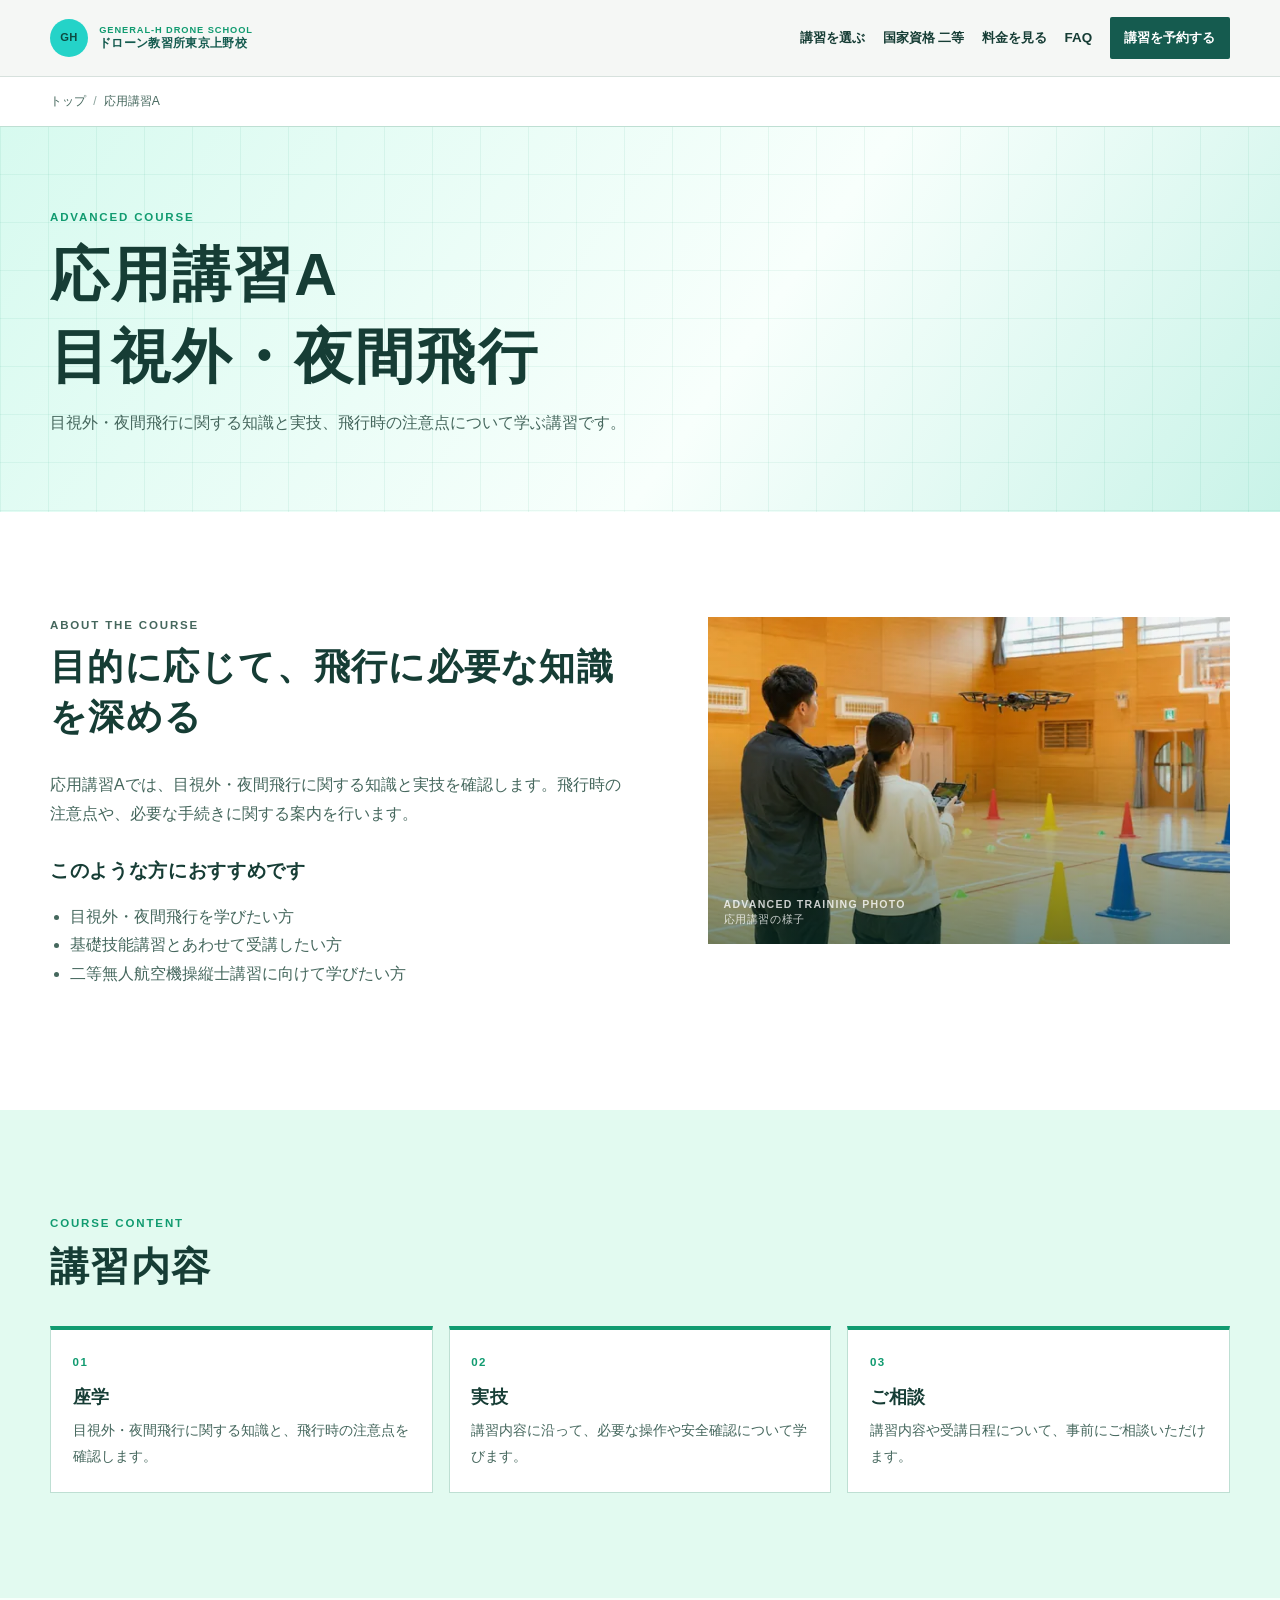
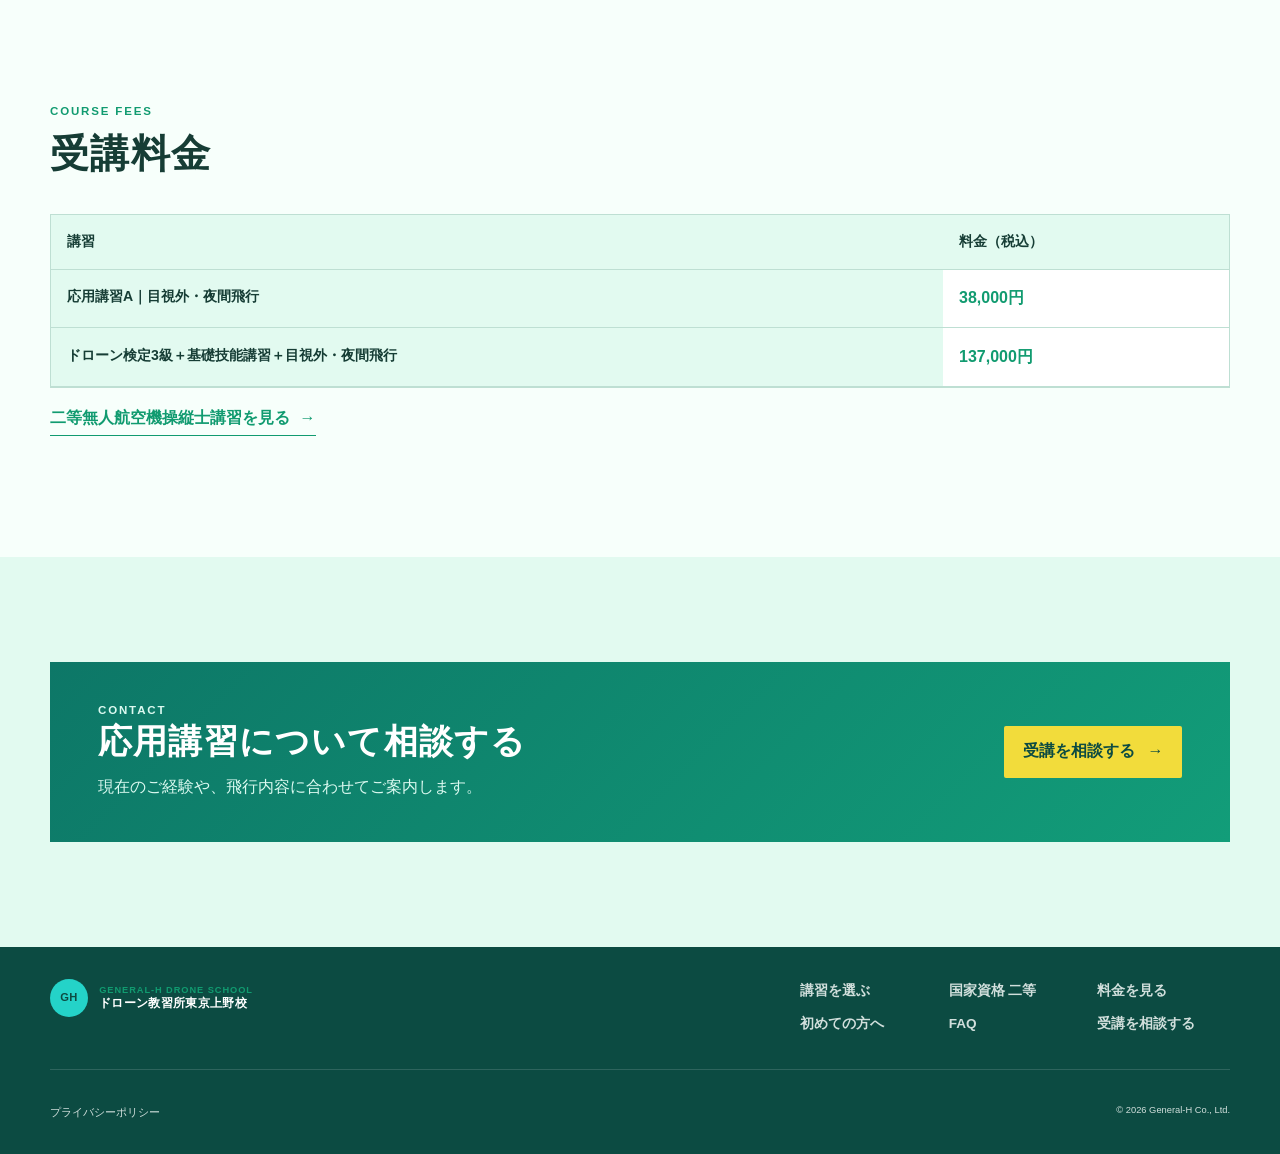
<file: courses/advanced/index.html>
<!doctype html>
<html lang="ja"><head><meta charset="utf-8"><meta name="viewport" content="width=device-width, initial-scale=1"><meta name="description" content="ドローン教習所東京上野校の応用講習A。目視外・夜間飛行に関する知識と実技、飛行時の注意点を学びます。"><meta name="theme-color" content="#155b4f"><link rel="canonical" href="https://drone.general-h.com/courses/advanced/"><link rel="icon" href="/assets/icons/favicon.svg" type="image/svg+xml"><link rel="stylesheet" href="/assets/css/style.css?v=20260908-1"><link rel="stylesheet" href="/assets/css/overrides.css?v=20260908-2"><link rel="stylesheet" href="/assets/css/pages.css?v=20260908-1"><title>応用講習A｜目視外・夜間飛行｜ドローン教習所東京上野校</title><meta property="og:locale" content="ja_JP"><meta property="og:type" content="website"><meta property="og:title" content="応用講習A｜目視外・夜間飛行"><meta property="og:description" content="目視外・夜間飛行に関する知識と実技、飛行時の注意点を学びます。"><meta property="og:url" content="https://drone.general-h.com/courses/advanced/"><meta property="og:site_name" content="ドローン教習所東京上野校"><meta property="og:image" content="https://drone.general-h.com/assets/images/og/default.jpg"><meta property="og:image:width" content="1200"><meta property="og:image:height" content="630"><meta property="og:image:alt" content="ドローン教習所東京上野校"><meta name="twitter:card" content="summary"></head>
<body><a class="skip-link" href="#main-content">本文へ移動</a><header class="site-header" data-site-header><div class="container header-inner"><a class="brand" href="/" aria-label="ドローン教習所東京上野校 トップ"><span class="brand-mark" aria-hidden="true">GH</span><span class="brand-copy"><span>GENERAL-H DRONE SCHOOL</span>ドローン教習所東京上野校</span></a><button class="menu-button" type="button" aria-expanded="false" aria-controls="site-navigation" data-menu-button><span class="menu-icon" aria-hidden="true"><i></i><i></i><i></i></span><span>メニュー</span></button><nav class="site-nav" id="site-navigation" aria-label="メインナビゲーション"><a href="/#course-choice">講習を選ぶ</a><a href="/courses/national-second/">国家資格 二等</a><a href="/pricing/">料金を見る</a><a href="/faq/">FAQ</a><a class="button button-small button-primary" href="/contact/">受講を相談する</a></nav></div></header><nav class="breadcrumb" aria-label="パンくず"><div class="container"><ol><li><a href="/">トップ</a></li><li aria-current="page">応用講習A</li></ol></div></nav><main id="main-content" tabindex="-1"><section class="inner-hero"><div class="container"><p class="eyebrow">ADVANCED COURSE</p><h1>応用講習A<br>目視外・夜間飛行</h1><p>目視外・夜間飛行に関する知識と実技、飛行時の注意点について学ぶ講習です。</p></div></section><section class="page-section page-section-white"><div class="container page-layout"><div class="page-copy"><p class="eyebrow">ABOUT THE COURSE</p><h2>目的に応じて、飛行に必要な知識を深める</h2><p>応用講習Aでは、目視外・夜間飛行に関する知識と実技を確認します。飛行時の注意点や、必要な手続きに関する案内を行います。</p><h3>このような方におすすめです</h3><ul><li>目視外・夜間飛行を学びたい方</li><li>基礎技能講習とあわせて受講したい方</li><li>二等無人航空機操縦士講習に向けて学びたい方</li></ul></div><figure class="media-slot page-visual page-visual-dark has-image"><picture class="media-picture"><source type="image/webp" srcset="/assets/images/courses/advanced-training-640.webp 640w, /assets/images/courses/advanced-training.webp 1280w" sizes="(min-width: 720px) 45vw, calc(100vw - 40px)"><img src="/assets/images/courses/advanced-training.webp" srcset="/assets/images/courses/advanced-training-640.webp 640w, /assets/images/courses/advanced-training.webp 1280w" sizes="(min-width: 720px) 45vw, calc(100vw - 40px)" width="1280" height="720" alt="屋内会場でドローンを操縦する受講者と指導者" loading="lazy" decoding="async"></picture><figcaption>ADVANCED TRAINING PHOTO<br><span>応用講習の様子</span></figcaption></figure></div></section><section class="page-section page-section-soft"><div class="container"><div class="page-heading"><p class="eyebrow">COURSE CONTENT</p><h2>講習内容</h2></div><div class="card-grid"><article class="info-card number-card"><span>01</span><h3>座学</h3><p>目視外・夜間飛行に関する知識と、飛行時の注意点を確認します。</p></article><article class="info-card number-card"><span>02</span><h3>実技</h3><p>講習内容に沿って、必要な操作や安全確認について学びます。</p></article><article class="info-card number-card"><span>03</span><h3>ご相談</h3><p>講習内容や受講日程について、事前にご相談いただけます。</p></article></div></div></section><section class="page-section"><div class="container"><div class="page-heading"><p class="eyebrow">COURSE FEES</p><h2>受講料金</h2></div><div class="fee-table-wrap"><table class="fee-table"><thead><tr><th scope="col">講習</th><th scope="col">料金（税込）</th></tr></thead><tbody><tr><th scope="row">応用講習A｜目視外・夜間飛行</th><td>38,000円</td></tr><tr><th scope="row">ドローン検定3級＋基礎技能講習＋目視外・夜間飛行</th><td>137,000円</td></tr></tbody></table></div><p class="map-link"><a class="text-link" href="/courses/national-second/">二等無人航空機操縦士講習を見る <span aria-hidden="true">→</span></a></p></div></section><section class="page-section page-section-soft"><div class="container cta-banner"><div><p class="eyebrow">CONTACT</p><h2>応用講習について相談する</h2><p>現在のご経験や、飛行内容に合わせてご案内します。</p></div><a class="button button-accent" href="/contact/">受講を相談する<span aria-hidden="true">→</span></a></div></section></main><footer class="site-footer"><div class="container footer-main"><a class="brand brand-footer" href="/"><span class="brand-mark" aria-hidden="true">GH</span><span class="brand-copy"><span>GENERAL-H DRONE SCHOOL</span>ドローン教習所東京上野校</span></a><div class="footer-links"><a href="/#course-choice">講習を選ぶ</a><a href="/courses/national-second/">国家資格 二等</a><a href="/pricing/">料金を見る</a><a href="/first-time/">初めての方へ</a><a href="/faq/">FAQ</a><a href="/contact/">受講を相談する</a></div></div><div class="container footer-bottom"><a href="/privacy-policy/">プライバシーポリシー</a><small>© 2026 General-H Co., Ltd.</small></div></footer><script src="/assets/js/site.js?v=20260908-2" defer></script></body></html>
</file>
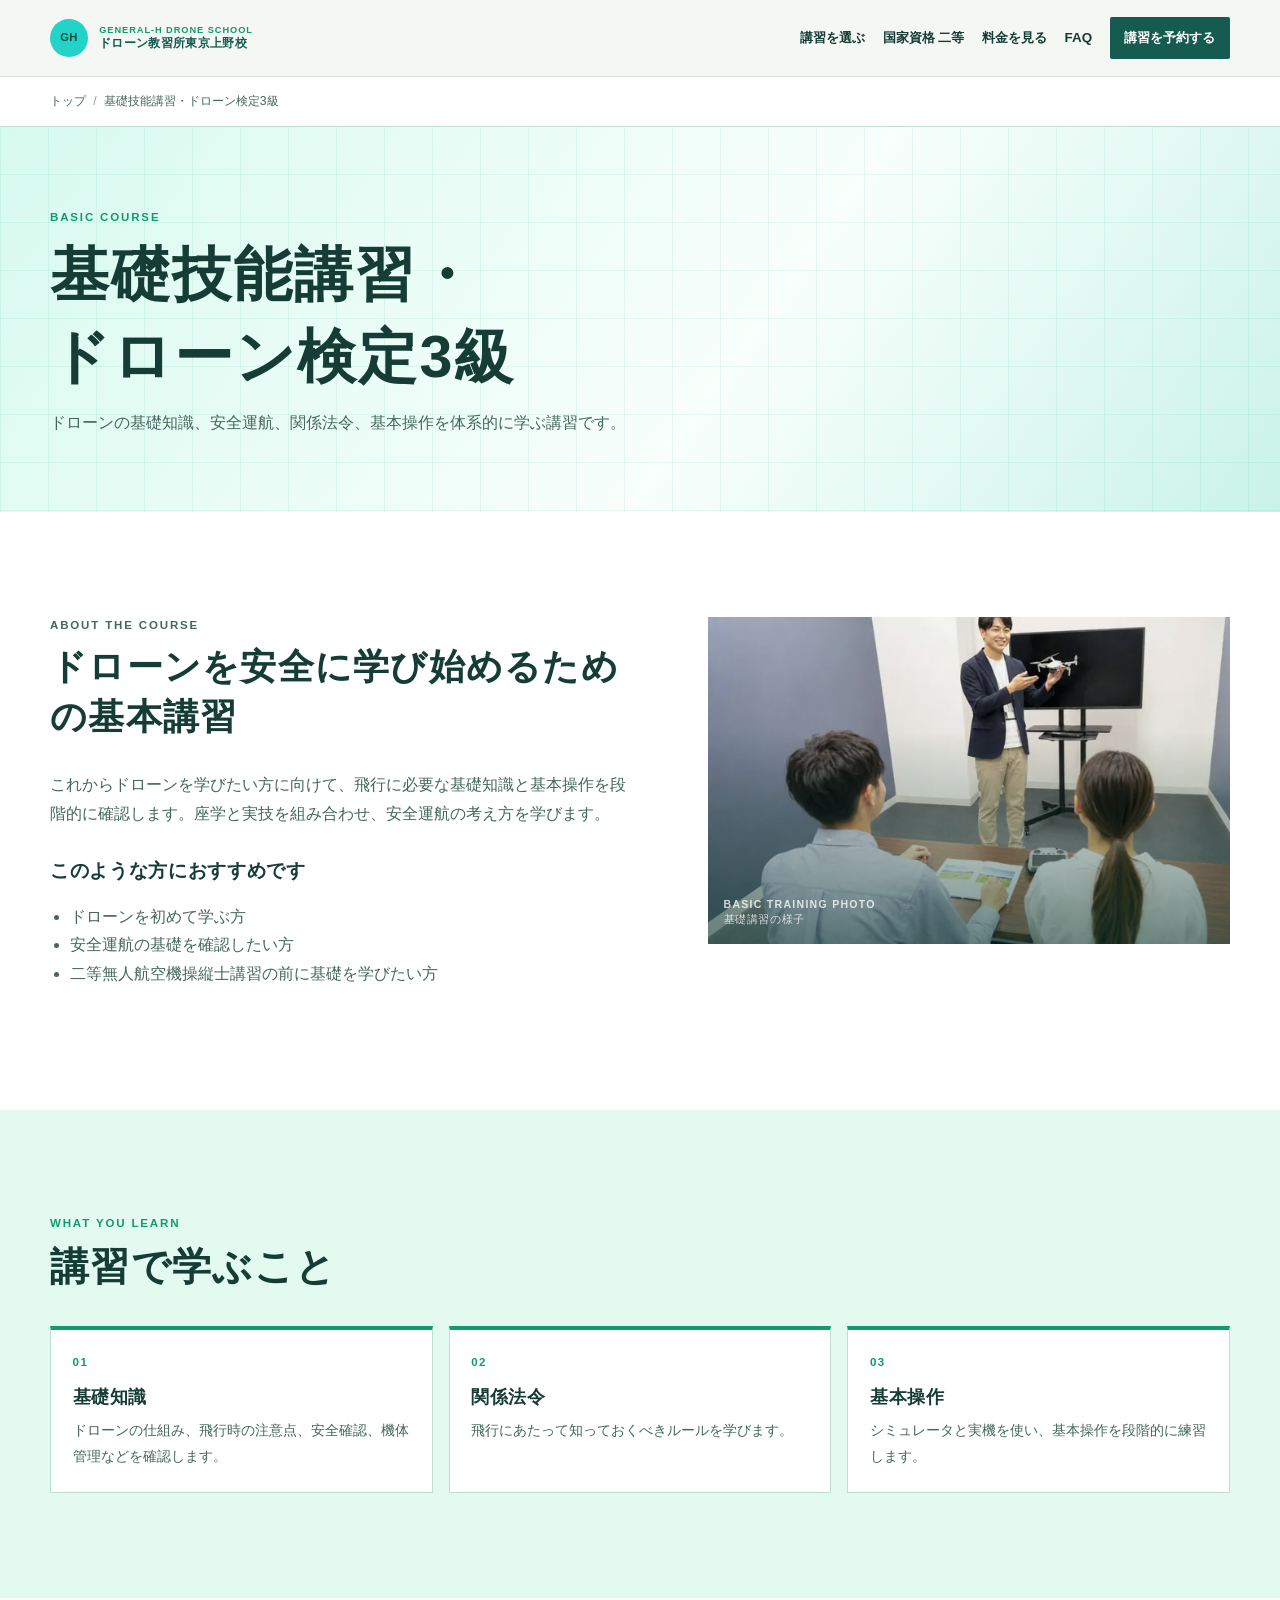
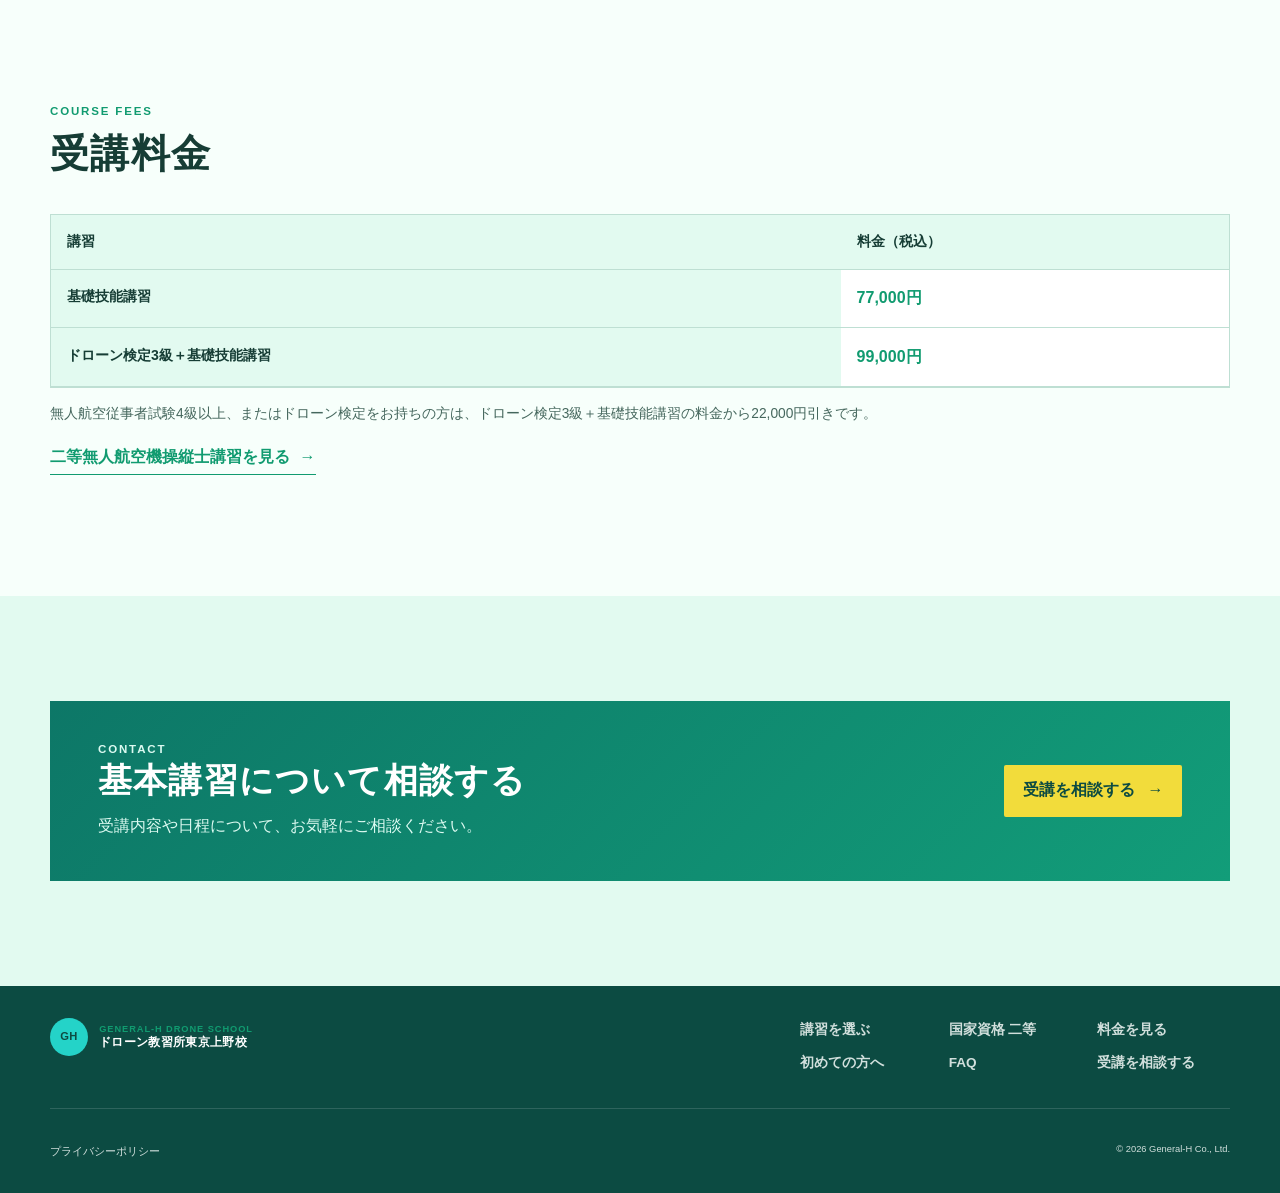
<file: courses/basic/index.html>
<!doctype html>
<html lang="ja"><head><meta charset="utf-8"><meta name="viewport" content="width=device-width, initial-scale=1"><meta name="description" content="ドローン教習所東京上野校の基礎技能講習・ドローン検定3級講習。基礎知識、安全運航、関係法令、基本操作を体系的に学びます。"><meta name="theme-color" content="#155b4f"><link rel="canonical" href="https://drone.general-h.com/courses/basic/"><link rel="icon" href="/assets/icons/favicon.svg" type="image/svg+xml"><link rel="stylesheet" href="/assets/css/style.css?v=20260908-1"><link rel="stylesheet" href="/assets/css/overrides.css?v=20260908-2"><link rel="stylesheet" href="/assets/css/pages.css?v=20260908-1"><title>基礎技能講習・ドローン検定3級｜ドローン教習所東京上野校</title><meta property="og:locale" content="ja_JP"><meta property="og:type" content="website"><meta property="og:title" content="基礎技能講習・ドローン検定3級｜ドローン教習所東京上野校"><meta property="og:description" content="基礎知識、安全運航、関係法令、基本操作を体系的に学びます。"><meta property="og:url" content="https://drone.general-h.com/courses/basic/"><meta property="og:site_name" content="ドローン教習所東京上野校"><meta property="og:image" content="https://drone.general-h.com/assets/images/og/default.jpg"><meta property="og:image:width" content="1200"><meta property="og:image:height" content="630"><meta property="og:image:alt" content="ドローン教習所東京上野校"><meta name="twitter:card" content="summary"></head>
<body><a class="skip-link" href="#main-content">本文へ移動</a><header class="site-header" data-site-header><div class="container header-inner"><a class="brand" href="/" aria-label="ドローン教習所東京上野校 トップ"><span class="brand-mark" aria-hidden="true">GH</span><span class="brand-copy"><span>GENERAL-H DRONE SCHOOL</span>ドローン教習所東京上野校</span></a><button class="menu-button" type="button" aria-expanded="false" aria-controls="site-navigation" data-menu-button><span class="menu-icon" aria-hidden="true"><i></i><i></i><i></i></span><span>メニュー</span></button><nav class="site-nav" id="site-navigation" aria-label="メインナビゲーション"><a href="/#course-choice">講習を選ぶ</a><a href="/courses/national-second/">国家資格 二等</a><a href="/pricing/">料金を見る</a><a href="/faq/">FAQ</a><a class="button button-small button-primary" href="/contact/">受講を相談する</a></nav></div></header><nav class="breadcrumb" aria-label="パンくず"><div class="container"><ol><li><a href="/">トップ</a></li><li aria-current="page">基礎技能講習・ドローン検定3級</li></ol></div></nav><main id="main-content" tabindex="-1"><section class="inner-hero"><div class="container"><p class="eyebrow">BASIC COURSE</p><h1>基礎技能講習・<br>ドローン検定3級</h1><p>ドローンの基礎知識、安全運航、関係法令、基本操作を体系的に学ぶ講習です。</p></div></section><section class="page-section page-section-white"><div class="container page-layout"><div class="page-copy"><p class="eyebrow">ABOUT THE COURSE</p><h2>ドローンを安全に学び始めるための基本講習</h2><p>これからドローンを学びたい方に向けて、飛行に必要な基礎知識と基本操作を段階的に確認します。座学と実技を組み合わせ、安全運航の考え方を学びます。</p><h3>このような方におすすめです</h3><ul><li>ドローンを初めて学ぶ方</li><li>安全運航の基礎を確認したい方</li><li>二等無人航空機操縦士講習の前に基礎を学びたい方</li></ul></div><figure class="media-slot page-visual has-image"><picture class="media-picture"><source type="image/webp" srcset="/assets/images/courses/basic-training-640.webp 640w, /assets/images/courses/basic-training.webp 1280w" sizes="(min-width: 720px) 45vw, calc(100vw - 40px)"><img src="/assets/images/courses/basic-training.webp" srcset="/assets/images/courses/basic-training-640.webp 640w, /assets/images/courses/basic-training.webp 1280w" sizes="(min-width: 720px) 45vw, calc(100vw - 40px)" width="1280" height="800" alt="ドローンの機体を使って基礎を学ぶ座学講習" loading="lazy" decoding="async"></picture><figcaption>BASIC TRAINING PHOTO<br><span>基礎講習の様子</span></figcaption></figure></div></section><section class="page-section page-section-soft"><div class="container"><div class="page-heading"><p class="eyebrow">WHAT YOU LEARN</p><h2>講習で学ぶこと</h2></div><div class="card-grid"><article class="info-card number-card"><span>01</span><h3>基礎知識</h3><p>ドローンの仕組み、飛行時の注意点、安全確認、機体管理などを確認します。</p></article><article class="info-card number-card"><span>02</span><h3>関係法令</h3><p>飛行にあたって知っておくべきルールを学びます。</p></article><article class="info-card number-card"><span>03</span><h3>基本操作</h3><p>シミュレータと実機を使い、基本操作を段階的に練習します。</p></article></div></div></section><section class="page-section"><div class="container"><div class="page-heading"><p class="eyebrow">COURSE FEES</p><h2>受講料金</h2></div><div class="fee-table-wrap"><table class="fee-table"><thead><tr><th scope="col">講習</th><th scope="col">料金（税込）</th></tr></thead><tbody><tr><th scope="row">基礎技能講習</th><td>77,000円</td></tr><tr><th scope="row">ドローン検定3級＋基礎技能講習</th><td>99,000円</td></tr></tbody></table></div><p class="fee-note">無人航空従事者試験4級以上、またはドローン検定をお持ちの方は、ドローン検定3級＋基礎技能講習の料金から22,000円引きです。</p><p class="map-link"><a class="text-link" href="/courses/national-second/">二等無人航空機操縦士講習を見る <span aria-hidden="true">→</span></a></p></div></section><section class="page-section page-section-soft"><div class="container cta-banner"><div><p class="eyebrow">CONTACT</p><h2>基本講習について相談する</h2><p>受講内容や日程について、お気軽にご相談ください。</p></div><a class="button button-accent" href="/contact/">受講を相談する<span aria-hidden="true">→</span></a></div></section></main><footer class="site-footer"><div class="container footer-main"><a class="brand brand-footer" href="/"><span class="brand-mark" aria-hidden="true">GH</span><span class="brand-copy"><span>GENERAL-H DRONE SCHOOL</span>ドローン教習所東京上野校</span></a><div class="footer-links"><a href="/#course-choice">講習を選ぶ</a><a href="/courses/national-second/">国家資格 二等</a><a href="/pricing/">料金を見る</a><a href="/first-time/">初めての方へ</a><a href="/faq/">FAQ</a><a href="/contact/">受講を相談する</a></div></div><div class="container footer-bottom"><a href="/privacy-policy/">プライバシーポリシー</a><small>© 2026 General-H Co., Ltd.</small></div></footer><script src="/assets/js/site.js?v=20260908-2" defer></script></body></html>
</file>
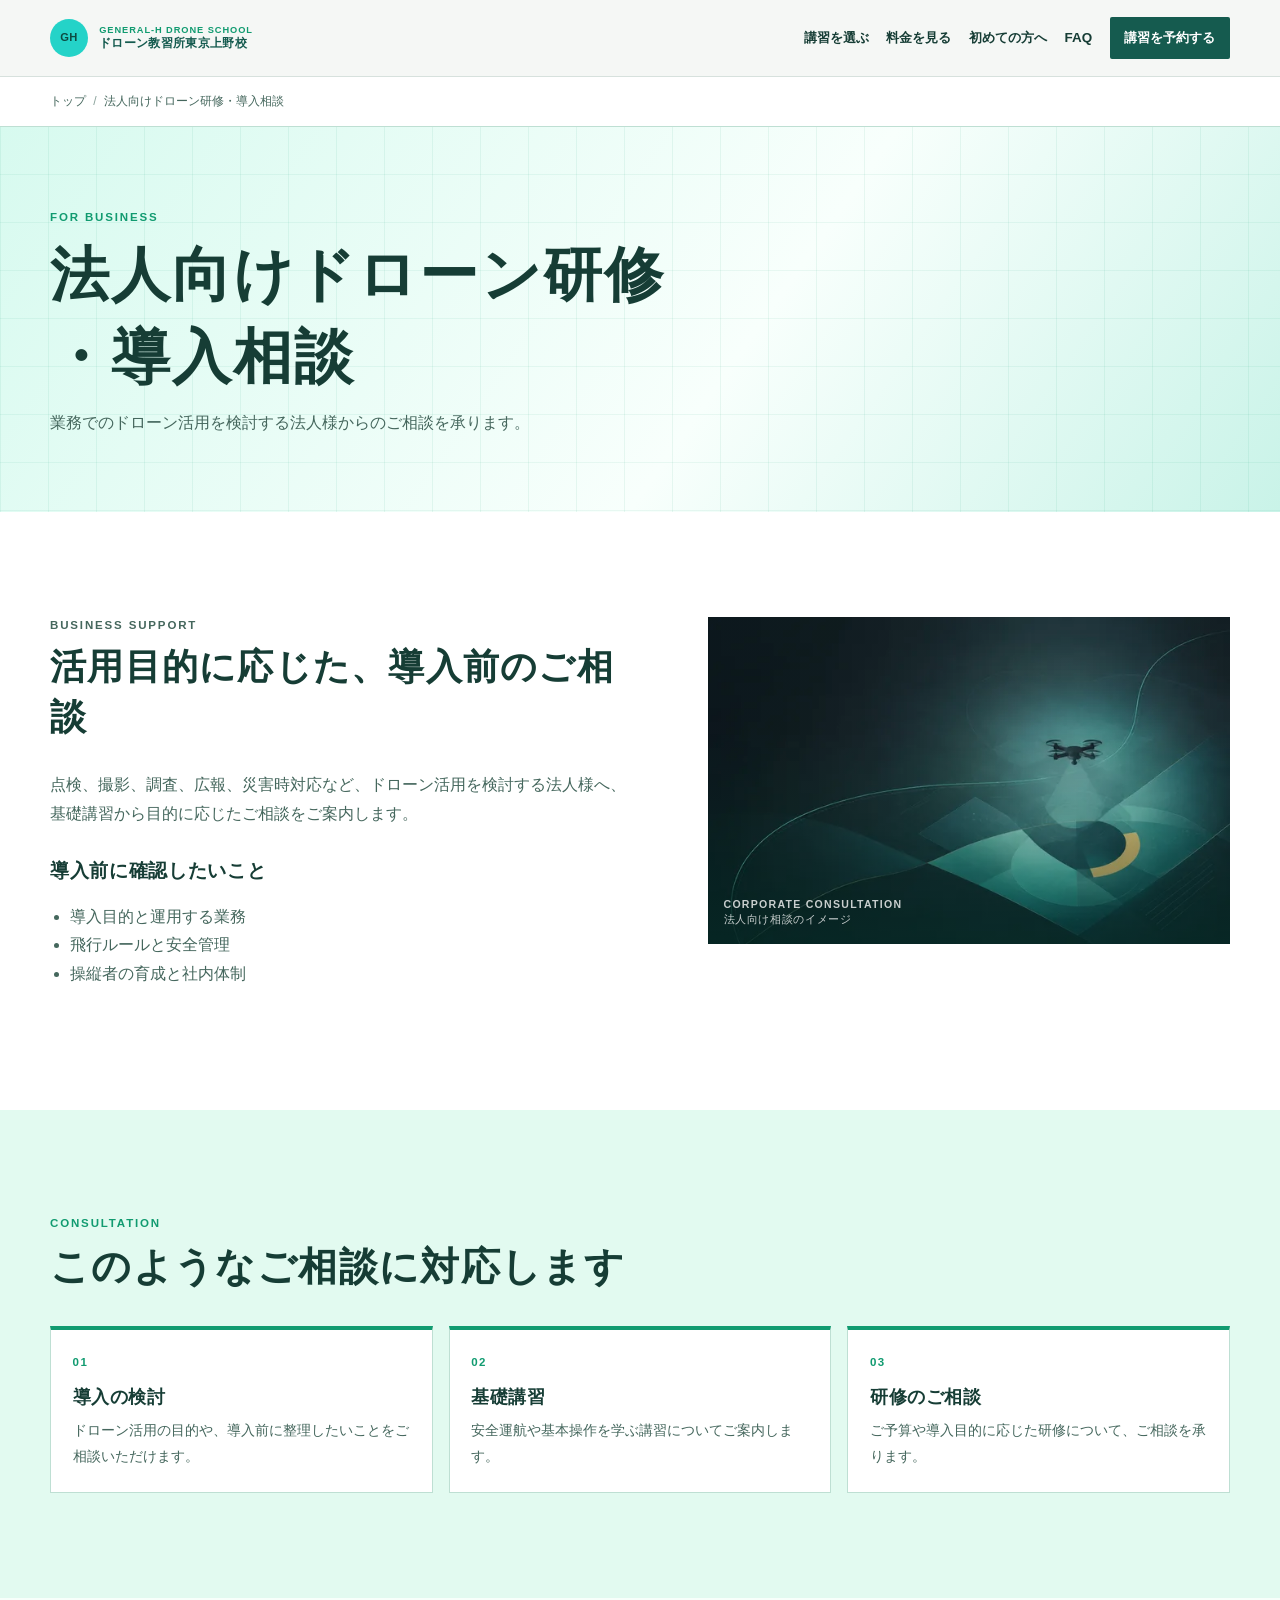
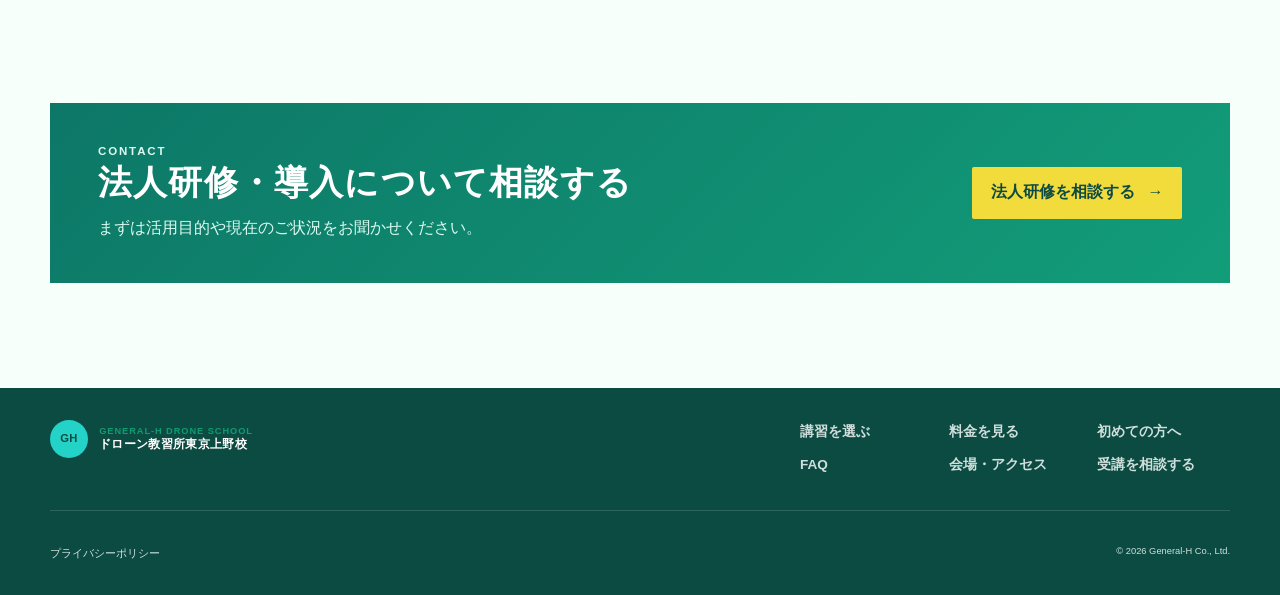
<file: courses/corporate/index.html>
<!doctype html><html lang="ja"><head><meta charset="utf-8"><meta name="viewport" content="width=device-width, initial-scale=1"><meta name="description" content="法人向けドローン研修・導入相談。点検、撮影、調査、広報など、業務でのドローン活用に関するご相談を承ります。"><meta name="theme-color" content="#155b4f"><link rel="canonical" href="https://drone.general-h.com/courses/corporate/"><link rel="icon" href="/assets/icons/favicon.svg" type="image/svg+xml"><link rel="stylesheet" href="/assets/css/style.css?v=20260907-2"><link rel="stylesheet" href="/assets/css/overrides.css?v=20260908-2"><link rel="stylesheet" href="/assets/css/pages.css?v=20260907-3"><title>法人向けドローン研修・導入相談｜ドローン教習所東京上野校</title><meta property="og:locale" content="ja_JP"><meta property="og:type" content="website"><meta property="og:title" content="法人向けドローン研修・導入相談"><meta property="og:description" content="点検、撮影、調査、広報など、業務でのドローン活用に関するご相談を承ります。"><meta property="og:url" content="https://drone.general-h.com/courses/corporate/"><meta property="og:site_name" content="ドローン教習所東京上野校"><meta property="og:image" content="https://drone.general-h.com/assets/images/og/default.jpg"><meta property="og:image:width" content="1200"><meta property="og:image:height" content="630"><meta property="og:image:alt" content="ドローン教習所東京上野校"><meta name="twitter:card" content="summary"></head><body><a class="skip-link" href="#main-content">本文へ移動</a><header class="site-header" data-site-header><div class="container header-inner"><a class="brand" href="/" aria-label="ドローン教習所東京上野校 トップ"><span class="brand-mark" aria-hidden="true">GH</span><span class="brand-copy"><span>GENERAL-H DRONE SCHOOL</span>ドローン教習所東京上野校</span></a><button class="menu-button" type="button" aria-expanded="false" aria-controls="site-navigation" data-menu-button><span class="menu-icon" aria-hidden="true"><i></i><i></i><i></i></span><span>メニュー</span></button><nav class="site-nav" id="site-navigation" aria-label="メインナビゲーション" data-site-nav><a href="/#course-choice">講習を選ぶ</a><a href="/pricing/">料金を見る</a><a href="/first-time/">初めての方へ</a><a href="/faq/">FAQ</a><a class="button button-small button-primary" href="/contact/">受講を相談する</a></nav></div></header><nav class="breadcrumb" aria-label="パンくず"><div class="container"><ol><li><a href="/">トップ</a></li><li aria-current="page">法人向けドローン研修・導入相談</li></ol></div></nav><main id="main-content" tabindex="-1"><section class="inner-hero"><div class="container"><p class="eyebrow">FOR BUSINESS</p><h1>法人向けドローン研修<br>・導入相談</h1><p>業務でのドローン活用を検討する法人様からのご相談を承ります。</p></div></section><section class="page-section page-section-white"><div class="container page-layout"><div class="page-copy"><p class="eyebrow">BUSINESS SUPPORT</p><h2>活用目的に応じた、導入前のご相談</h2><p>点検、撮影、調査、広報、災害時対応など、ドローン活用を検討する法人様へ、基礎講習から目的に応じたご相談をご案内します。</p><h3>導入前に確認したいこと</h3><ul><li>導入目的と運用する業務</li><li>飛行ルールと安全管理</li><li>操縦者の育成と社内体制</li></ul></div><figure class="media-slot page-visual page-visual-dark has-image" data-image-slot="corporate" data-image-path="/assets/images/courses/corporate-training.webp" data-image-width="1280" data-image-height="800" data-image-loading="lazy"><picture class="media-picture"><source type="image/webp" srcset="/assets/images/courses/corporate-training-640.webp 640w, /assets/images/courses/corporate-training.webp 1280w" sizes="(min-width: 720px) 45vw, calc(100vw - 40px)"><img src="/assets/images/courses/corporate-training.webp" srcset="/assets/images/courses/corporate-training-640.webp 640w, /assets/images/courses/corporate-training.webp 1280w" sizes="(min-width: 720px) 45vw, calc(100vw - 40px)" width="1280" height="800" alt="法人向けドローン研修・活用相談を表す抽象グラフィック" loading="lazy" decoding="async"></picture><figcaption>CORPORATE CONSULTATION<br><span>法人向け相談のイメージ</span></figcaption></figure></div></section><section class="page-section page-section-soft"><div class="container"><div class="page-heading"><p class="eyebrow">CONSULTATION</p><h2>このようなご相談に対応します</h2></div><div class="card-grid"><article class="info-card number-card"><span>01</span><h3>導入の検討</h3><p>ドローン活用の目的や、導入前に整理したいことをご相談いただけます。</p></article><article class="info-card number-card"><span>02</span><h3>基礎講習</h3><p>安全運航や基本操作を学ぶ講習についてご案内します。</p></article><article class="info-card number-card"><span>03</span><h3>研修のご相談</h3><p>ご予算や導入目的に応じた研修について、ご相談を承ります。</p></article></div></div></section><section class="page-section"><div class="container cta-banner"><div><p class="eyebrow">CONTACT</p><h2>法人研修・導入について相談する</h2><p>まずは活用目的や現在のご状況をお聞かせください。</p></div><a class="button button-accent" href="/contact/">法人研修を相談する<span aria-hidden="true">→</span></a></div></section></main><footer class="site-footer"><div class="container footer-main"><a class="brand brand-footer" href="/"><span class="brand-mark" aria-hidden="true">GH</span><span class="brand-copy"><span>GENERAL-H DRONE SCHOOL</span>ドローン教習所東京上野校</span></a><div class="footer-links"><a href="/#course-choice">講習を選ぶ</a><a href="/pricing/">料金を見る</a><a href="/first-time/">初めての方へ</a><a href="/faq/">FAQ</a><a href="/access/">会場・アクセス</a><a href="/contact/">受講を相談する</a></div></div><div class="container footer-bottom"><a href="/privacy-policy/">プライバシーポリシー</a><small>© 2026 General-H Co., Ltd.</small></div></footer><script src="/assets/js/site.js?v=20260908-2" defer></script></body></html>
</file>
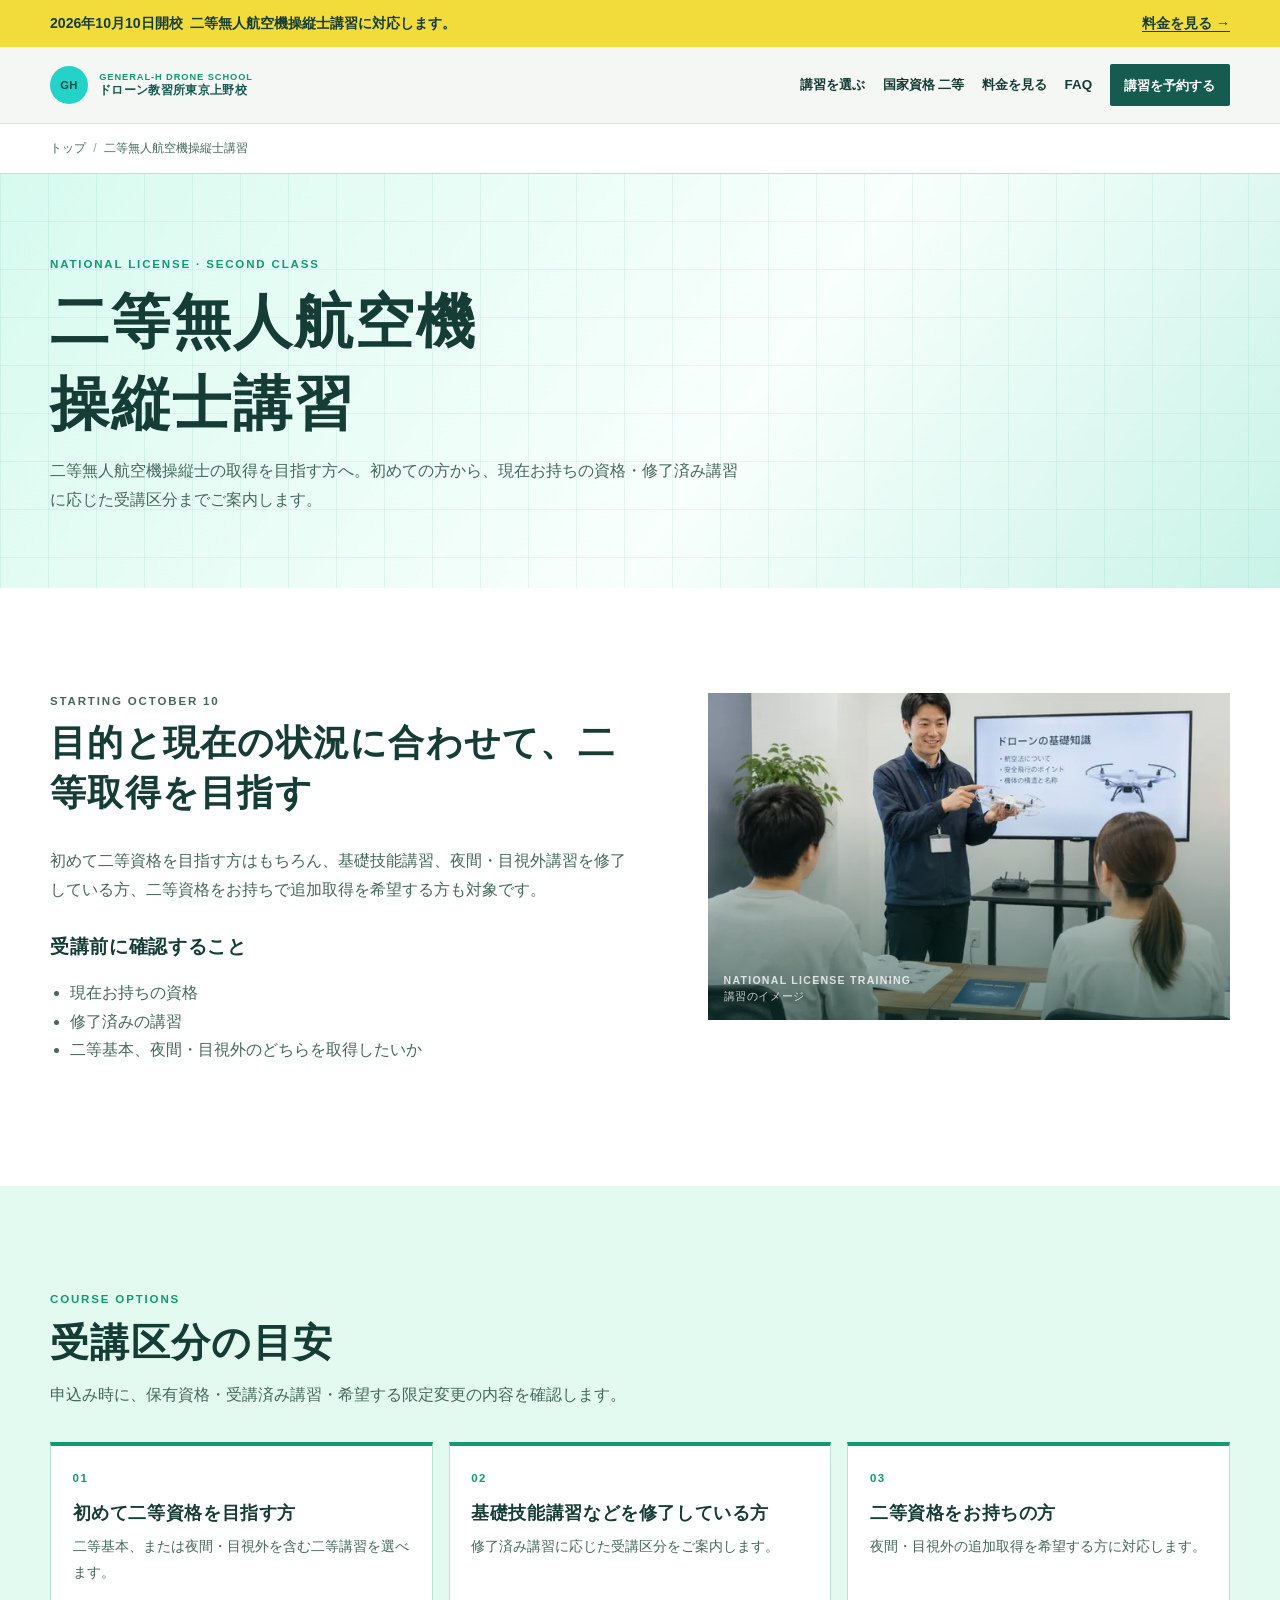
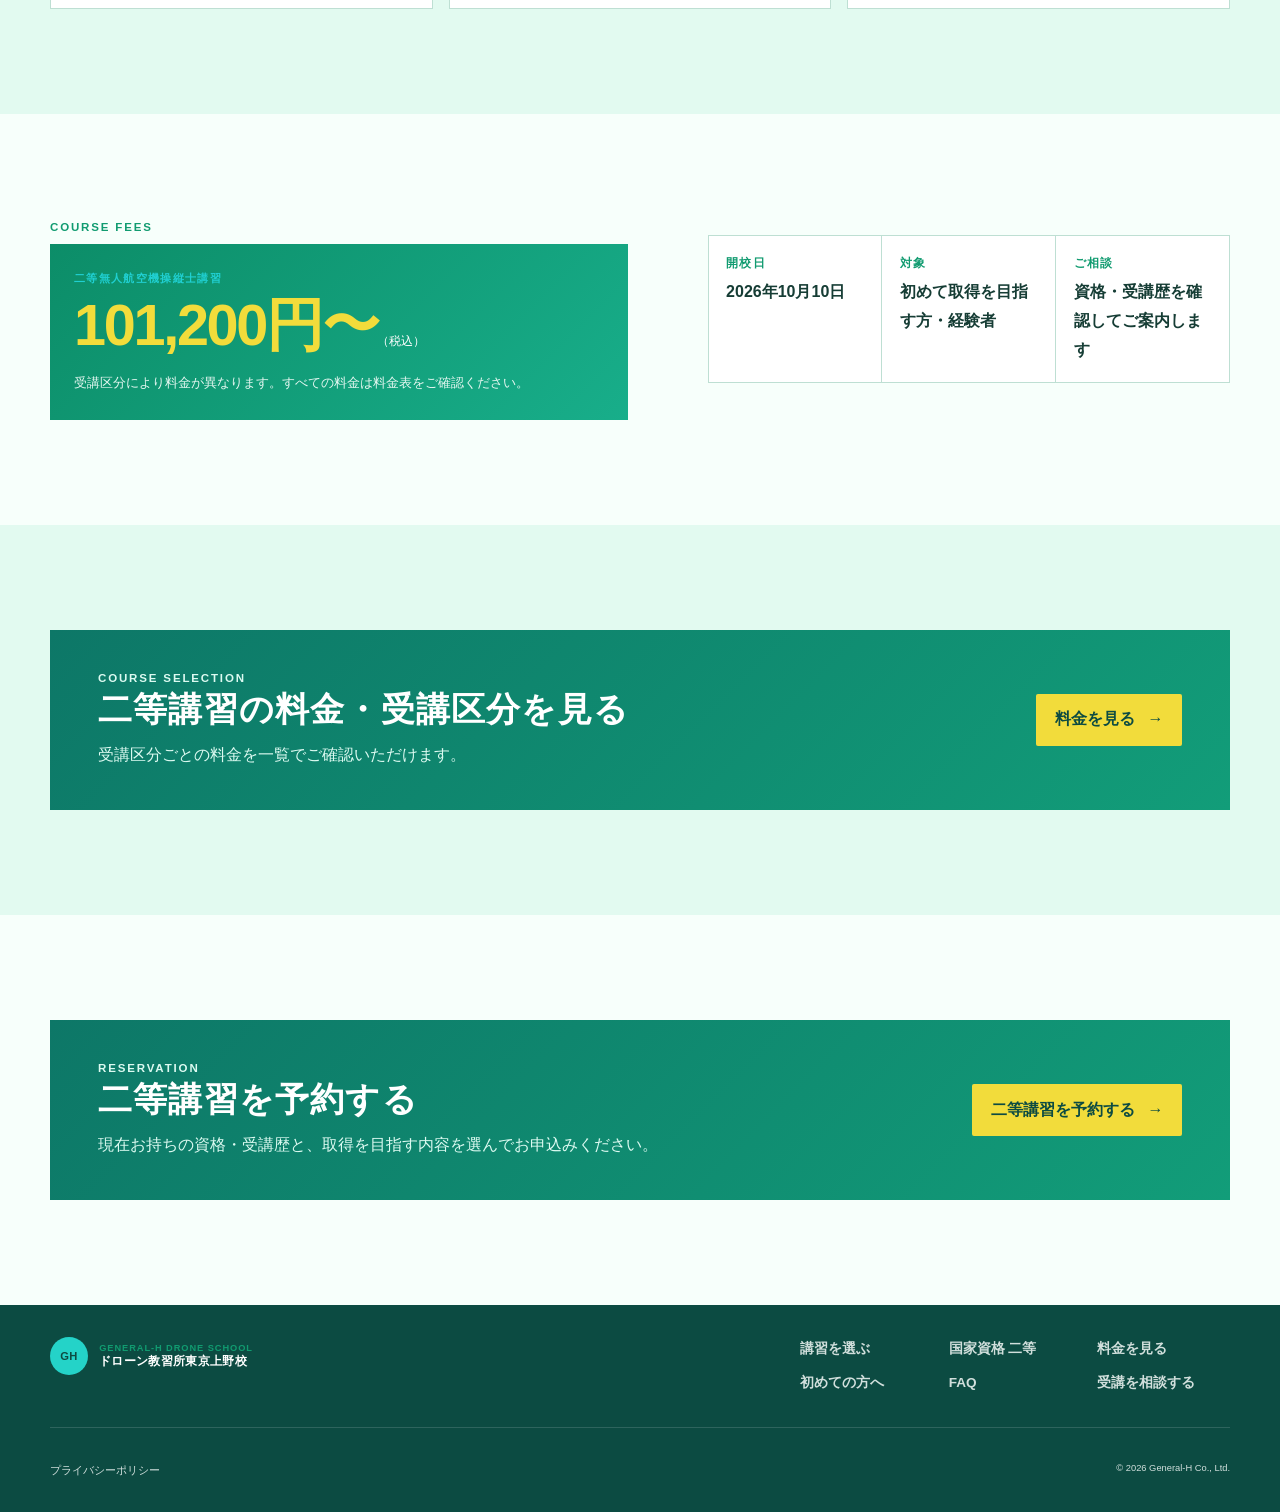
<file: courses/national-second/index.html>
<!doctype html>
<html lang="ja">
  <head>
    <meta charset="utf-8">
    <meta name="viewport" content="width=device-width, initial-scale=1">
    <meta name="description" content="東京で二等無人航空機操縦士講習をお探しの方へ。初めて二等資格を目指す方から、保有資格・修了済み講習に応じた受講区分までご案内します。">
    <meta name="theme-color" content="#155b4f">
    <link rel="canonical" href="https://drone.general-h.com/courses/national-second/">
    <link rel="icon" href="/assets/icons/favicon.svg" type="image/svg+xml">
    <link rel="stylesheet" href="/assets/css/style.css?v=20260908-1">
    <link rel="stylesheet" href="/assets/css/overrides.css?v=20260908-2">
    <link rel="stylesheet" href="/assets/css/pages.css?v=20260908-1">
    <title>東京の二等無人航空機操縦士講習｜ドローン教習所東京上野校</title>
    <meta property="og:locale" content="ja_JP"><meta property="og:type" content="website"><meta property="og:title" content="東京の二等無人航空機操縦士講習｜ドローン教習所東京上野校"><meta property="og:description" content="初めて二等資格を目指す方から、保有資格・修了済み講習に応じた受講区分までご案内します。"><meta property="og:url" content="https://drone.general-h.com/courses/national-second/"><meta property="og:site_name" content="ドローン教習所東京上野校"><meta property="og:image" content="https://drone.general-h.com/assets/images/og/default.jpg"><meta property="og:image:width" content="1200"><meta property="og:image:height" content="630"><meta property="og:image:alt" content="ドローン教習所東京上野校"><meta name="twitter:card" content="summary">
    <script type="application/ld+json">{"@context":"https://schema.org","@graph":[{"@type":"Course","name":"二等無人航空機操縦士講習","description":"二等無人航空機操縦士の取得を目指す方に、現在お持ちの資格・修了済み講習に応じた受講区分をご案内します。","url":"https://drone.general-h.com/courses/national-second/","inLanguage":"ja-JP","provider":{"@id":"https://drone.general-h.com/#school"}},{"@type":"BreadcrumbList","itemListElement":[{"@type":"ListItem","position":1,"name":"トップ","item":"https://drone.general-h.com/"},{"@type":"ListItem","position":2,"name":"二等無人航空機操縦士講習","item":"https://drone.general-h.com/courses/national-second/"}]}]}</script>
  </head>
  <body>
    <a class="skip-link" href="#main-content">本文へ移動</a>
    <aside class="launch-notice" data-launch-notice data-launch-end="2026-12-10T23:59:59+09:00" aria-label="開校のお知らせ"><div class="container launch-notice-inner"><span><strong>2026年10月10日開校</strong>二等無人航空機操縦士講習に対応します。</span><a href="/pricing/">料金を見る <span aria-hidden="true">→</span></a></div></aside>
    <header class="site-header" data-site-header><div class="container header-inner"><a class="brand" href="/" aria-label="ドローン教習所東京上野校 トップ"><span class="brand-mark" aria-hidden="true">GH</span><span class="brand-copy"><span>GENERAL-H DRONE SCHOOL</span>ドローン教習所東京上野校</span></a><button class="menu-button" type="button" aria-expanded="false" aria-controls="site-navigation" data-menu-button><span class="menu-icon" aria-hidden="true"><i></i><i></i><i></i></span><span>メニュー</span></button><nav class="site-nav" id="site-navigation" aria-label="メインナビゲーション"><a href="/#course-choice">講習を選ぶ</a><a href="/courses/national-second/">国家資格 二等</a><a href="/pricing/">料金を見る</a><a href="/faq/">FAQ</a><a class="button button-small button-primary" href="/contact/">受講を相談する</a></nav></div></header>
    <nav class="breadcrumb" aria-label="パンくず"><div class="container"><ol><li><a href="/">トップ</a></li><li aria-current="page">二等無人航空機操縦士講習</li></ol></div></nav>
    <main id="main-content" tabindex="-1">
      <section class="inner-hero"><div class="container"><p class="eyebrow">NATIONAL LICENSE · SECOND CLASS</p><h1>二等無人航空機<br>操縦士講習</h1><p>二等無人航空機操縦士の取得を目指す方へ。初めての方から、現在お持ちの資格・修了済み講習に応じた受講区分までご案内します。</p></div></section>
      <section class="page-section page-section-white"><div class="container page-layout"><div class="page-copy"><p class="eyebrow">STARTING OCTOBER 10</p><h2>目的と現在の状況に合わせて、二等取得を目指す</h2><p>初めて二等資格を目指す方はもちろん、基礎技能講習、夜間・目視外講習を修了している方、二等資格をお持ちで追加取得を希望する方も対象です。</p><h3>受講前に確認すること</h3><ul><li>現在お持ちの資格</li><li>修了済みの講習</li><li>二等基本、夜間・目視外のどちらを取得したいか</li></ul></div><figure class="media-slot page-visual has-image"><picture class="media-picture"><source type="image/webp" srcset="/assets/images/training/classroom-640.webp 640w, /assets/images/training/classroom.webp 960w" sizes="(min-width: 720px) 45vw, calc(100vw - 40px)"><img src="/assets/images/training/classroom.webp" srcset="/assets/images/training/classroom-640.webp 640w, /assets/images/training/classroom.webp 960w" sizes="(min-width: 720px) 45vw, calc(100vw - 40px)" width="960" height="720" alt="受講者にドローンの基礎知識を説明する講師" loading="lazy" decoding="async"></picture><figcaption>NATIONAL LICENSE TRAINING<br><span>講習のイメージ</span></figcaption></figure></div></section>
      <section class="page-section page-section-soft"><div class="container"><div class="page-heading"><p class="eyebrow">COURSE OPTIONS</p><h2>受講区分の目安</h2><p>申込み時に、保有資格・受講済み講習・希望する限定変更の内容を確認します。</p></div><div class="card-grid"><article class="info-card number-card"><span>01</span><h3>初めて二等資格を目指す方</h3><p>二等基本、または夜間・目視外を含む二等講習を選べます。</p></article><article class="info-card number-card"><span>02</span><h3>基礎技能講習などを修了している方</h3><p>修了済み講習に応じた受講区分をご案内します。</p></article><article class="info-card number-card"><span>03</span><h3>二等資格をお持ちの方</h3><p>夜間・目視外の追加取得を希望する方に対応します。</p></article></div></div></section>
      <section class="page-section"><div class="container page-layout"><div><p class="eyebrow">COURSE FEES</p><div class="price-highlight"><p>二等無人航空機操縦士講習</p><strong>101,200円〜</strong><small>（税込）</small><span>受講区分により料金が異なります。すべての料金は料金表をご確認ください。</span></div></div><dl class="course-outline"><div data-launch-notice data-launch-end="2026-12-10T23:59:59+09:00"><dt>開校日</dt><dd>2026年10月10日</dd></div><div><dt>対象</dt><dd>初めて取得を目指す方・経験者</dd></div><div><dt>ご相談</dt><dd>資格・受講歴を確認してご案内します</dd></div></dl></div></section>
      <section class="page-section page-section-soft"><div class="container cta-banner"><div><p class="eyebrow">COURSE SELECTION</p><h2>二等講習の料金・受講区分を見る</h2><p>受講区分ごとの料金を一覧でご確認いただけます。</p></div><a class="button button-accent" href="/pricing/">料金を見る<span aria-hidden="true">→</span></a></div></section>
      <section class="page-section"><div class="container cta-banner"><div><p class="eyebrow">RESERVATION</p><h2>二等講習を予約する</h2><p>現在お持ちの資格・受講歴と、取得を目指す内容を選んでお申込みください。</p></div><a class="button button-accent" href="https://booking-v2.general-h.com/drone/" data-reservation-cta>二等講習を予約する<span aria-hidden="true">→</span></a></div></section>
    </main>
    <footer class="site-footer"><div class="container footer-main"><a class="brand brand-footer" href="/"><span class="brand-mark" aria-hidden="true">GH</span><span class="brand-copy"><span>GENERAL-H DRONE SCHOOL</span>ドローン教習所東京上野校</span></a><div class="footer-links"><a href="/#course-choice">講習を選ぶ</a><a href="/courses/national-second/">国家資格 二等</a><a href="/pricing/">料金を見る</a><a href="/first-time/">初めての方へ</a><a href="/faq/">FAQ</a><a href="/contact/">受講を相談する</a></div></div><div class="container footer-bottom"><a href="/privacy-policy/">プライバシーポリシー</a><small>© 2026 General-H Co., Ltd.</small></div></footer>
    <script src="/assets/js/site.js?v=20260908-2" defer></script>
  </body>
</html>
</file>
<file: assets/css/style.css>
:root{--ink:#182522;--charcoal:#142422;--charcoal-deep:#0c1514;--teal:#087b78;--teal-bright:#18b5ad;--cyan:#89e4dc;--mint:#e2f5f1;--paper:#f5f7f5;--white:#fff;--line:#d3ddda;--muted:#52635f;--accent:#e6bd59;--container:1180px;--sans:-apple-system,BlinkMacSystemFont,"Hiragino Kaku Gothic ProN","Hiragino Sans","Yu Gothic","Meiryo",sans-serif}*{box-sizing:border-box}html{scroll-behavior:smooth;scroll-padding-top:5rem}body{margin:0;background:var(--paper);color:var(--ink);font-family:var(--sans);font-size:16px;line-height:1.8;text-rendering:optimizeLegibility}a{color:inherit;text-decoration:none}button{font:inherit}h1,h2,h3,p{margin-top:0}h1,h2,h3{letter-spacing:.035em;line-height:1.38}.container{width:min(calc(100% - 40px),var(--container));margin-inline:auto}.section{padding:78px 0}.skip-link{position:fixed;z-index:100;top:-5rem;left:1rem;padding:.7rem 1rem;color:var(--white);background:var(--charcoal);border-radius:3px}.skip-link:focus{top:1rem}.eyebrow{margin-bottom:.55rem;color:var(--teal);font-size:.72rem;font-weight:800;letter-spacing:.16em;line-height:1.4}.section-intro{max-width:640px;margin-bottom:2.2rem}.section-intro h2,.faq-heading h2{margin-bottom:.8rem;font-size:clamp(1.85rem,4vw,3rem)}.section-intro>p:not(.eyebrow),.faq-heading>p:not(.eyebrow){color:var(--muted)}.centered-intro{margin-inline:auto;text-align:center}.button{display:inline-flex;align-items:center;justify-content:center;gap:.8rem;min-height:52px;padding:.8rem 1.1rem;border:1px solid transparent;border-radius:2px;font-weight:800;line-height:1.3;transition:transform .2s ease,background-color .2s ease}.button:hover{transform:translateY(-2px)}.button-small{min-height:42px;padding:.55rem .85rem;font-size:.84rem}.button-primary,.button-dark{color:var(--white);background:var(--charcoal)}.button-accent{color:var(--charcoal-deep);background:var(--accent)}.button-outline{color:var(--white);border-color:rgb(255 255 255 / 55%)}.text-link,.text-action{display:inline-flex;align-items:center;gap:.6rem;font-weight:800}.text-link{padding-bottom:.12rem;color:var(--teal);border-bottom:1px solid currentColor}.light-link{color:var(--cyan)}.text-action{color:var(--white);font-size:.9rem}.text-link:hover,.text-action:hover{opacity:.72}.media-slot{position:relative;display:grid;overflow:hidden;min-height:170px;margin:0;place-items:end start;color:var(--white);background-color:#244541;background-image:linear-gradient(135deg,rgb(24 181 173 / 32%),transparent 45%),repeating-linear-gradient(90deg,rgb(255 255 255 / 9%) 0 1px,transparent 1px 36px),repeating-linear-gradient(0deg,rgb(255 255 255 / 6%) 0 1px,transparent 1px 36px);isolation:isolate}.media-slot::before{position:absolute;inset:0;z-index:-1;content:"";background:radial-gradient(circle at 75% 22%,rgb(137 228 220 / 42%),transparent 0 18%),linear-gradient(145deg,transparent 25%,rgb(0 0 0 / 24%))}.media-slot figcaption{padding:1rem;color:rgb(255 255 255 / 78%);font-size:.66rem;font-weight:800;letter-spacing:.12em;line-height:1.45}.media-slot figcaption span{font-weight:500;letter-spacing:.06em}.site-header{position:sticky;z-index:20;top:0;background:rgb(245 247 245 / 95%);border-bottom:1px solid rgb(211 221 218 / 85%);backdrop-filter:blur(12px)}.header-inner{display:flex;min-height:76px;align-items:center;justify-content:space-between;gap:.8rem}.brand{display:inline-flex;align-items:center;gap:.7rem;color:var(--charcoal);line-height:1.2}.brand-mark{display:grid;width:38px;height:38px;place-items:center;color:var(--charcoal-deep);background:var(--teal-bright);border-radius:50%;font-size:.7rem;font-weight:900;letter-spacing:.04em}.brand-copy{display:grid;font-size:.78rem;font-weight:800;letter-spacing:.025em}.brand-copy span{color:var(--teal);font-size:.58rem;letter-spacing:.1em}.site-nav{display:flex;align-items:center;gap:1.1rem;font-size:.84rem;font-weight:800}.site-nav>a:not(.button):hover{color:var(--teal)}.menu-button{display:none;align-items:center;gap:.55rem;padding:.4rem;color:var(--charcoal);background:transparent;border:0;font-size:.72rem;font-weight:800}.menu-icon{display:grid;gap:4px;width:22px}.menu-icon i{display:block;width:100%;height:2px;background:currentColor}.hero{position:relative;overflow:hidden;color:var(--white);background:var(--charcoal-deep)}.hero::before{position:absolute;inset:0;content:"";background:radial-gradient(circle at 60% 60%,rgb(8 123 120 / 25%),transparent 0 32%),linear-gradient(90deg,rgb(255 255 255 / 4%) 1px,transparent 1px),linear-gradient(0deg,rgb(255 255 255 / 3%) 1px,transparent 1px);background-size:auto,54px 54px,54px 54px}.hero-layout{position:relative;display:grid;gap:2rem;padding-top:65px;padding-bottom:52px}.hero-copy{position:relative;z-index:1}.hero .eyebrow{color:var(--cyan)}.hero h1{margin-bottom:1.25rem;font-size:clamp(2.45rem,9vw,5.4rem);font-weight:850;letter-spacing:.02em}.hero-lead{max-width:620px;margin-bottom:1.6rem;color:#d7e9e6;font-size:clamp(.98rem,2.4vw,1.1rem)}.button-group{display:flex;flex-wrap:wrap;gap:.7rem}.hero-actions .text-action{width:100%;padding-top:.3rem}.hero-course-summary{display:grid;max-width:570px;grid-template-columns:1fr 1fr;gap:1px;margin-top:2rem;background:rgb(255 255 255 / 22%)}.hero-course-summary div{padding:.75rem .8rem;background:rgb(11 30 28 / 72%)}.hero-course-summary span{display:block;color:var(--cyan);font-size:.7rem;font-weight:800;letter-spacing:.08em}.hero-course-summary strong{font-size:1.08rem;letter-spacing:.02em}.hero-course-summary small{font-size:.65rem;font-weight:500}.hero-media{min-height:350px;border:1px solid rgb(137 228 220 / 35%);background-color:#173936}.hero-media::before{background:radial-gradient(circle at 54% 44%,rgb(24 181 173 / 38%),transparent 0 18%),radial-gradient(circle at 54% 44%,transparent 0 31%,rgb(137 228 220 / 38%) 31.3% 31.8%,transparent 32%),linear-gradient(145deg,transparent 20%,rgb(0 0 0 / 25%))}.drone-illustration{position:absolute;top:50%;left:50%;width:135px;height:52px;transform:translate(-50%,-50%)}.drone-illustration::before,.drone-illustration::after{position:absolute;top:7px;width:40px;height:40px;content:"";border:4px solid var(--cyan);border-radius:50%;box-shadow:92px 0 0 -4px #173936,92px 0 0 0 var(--cyan)}.drone-illustration::before{left:-28px}.drone-illustration::after{top:43px;left:-28px;box-shadow:92px 0 0 -4px #173936,92px 0 0 0 var(--cyan)}.drone-illustration b{position:absolute;top:22px;left:29px;width:80px;height:38px;border:3px solid var(--white);border-radius:10px}.drone-illustration em{position:absolute;bottom:-22px;left:57px;width:25px;height:16px;border:2px solid var(--cyan);border-top:0;border-radius:0 0 12px 12px}.hero-media figcaption{position:relative}.quick-start{background:var(--teal)}.quick-start-inner{display:grid;color:var(--white)}.quick-start p,.quick-start a{padding:1rem 0;margin:0;border-bottom:1px solid rgb(255 255 255 / 23%)}.quick-start p{color:var(--cyan);font-weight:800}.quick-start a{display:flex;justify-content:space-between;font-weight:800}.quick-start a:hover{color:var(--cyan)}.course-choice{background:var(--paper)}.choice-grid{display:grid;gap:1rem}.choice-card{overflow:hidden;background:var(--white);border:1px solid var(--line)}.choice-content{padding:1.4rem}.choice-content h3{margin-bottom:.65rem;font-size:1.34rem}.choice-content>p:not(.card-label){color:var(--muted);font-size:.92rem}.card-label,.price-tag{margin-bottom:.8rem;color:var(--teal);font-size:.68rem;font-weight:900;letter-spacing:.13em}.choice-content ul{padding:0;margin:1.2rem 0;list-style:none;font-size:.83rem;font-weight:700}.choice-content li{padding:.28rem 0;border-top:1px solid var(--line)}.course-media{min-height:210px}.course-media-basic{background-color:#1e4a45}.course-media-advanced{background-color:#1d3133;background-image:linear-gradient(135deg,rgb(24 181 173 / 26%),transparent 45%),radial-gradient(circle at 80% 22%,rgb(137 228 220 / 35%) 0 1px,transparent 2px);background-size:auto,22px 22px}.choice-card-business{position:relative;color:var(--white);background:var(--charcoal)}.choice-card-business .card-label{color:var(--cyan)}.choice-card-business .choice-content>p:not(.card-label){color:#c8dad5}.business-symbol{position:absolute;top:-85px;right:-12px;color:rgb(24 181 173 / 23%);font-size:260px;line-height:1}.pricing-section{color:var(--white);background:var(--charcoal)}.pricing-section .eyebrow{color:var(--cyan)}.pricing-section .section-intro>p:not(.eyebrow){color:#c8dad5}.pricing-layout{display:grid;gap:2rem}.price-list{display:grid;gap:1px;background:rgb(255 255 255 / 19%)}.price-item{padding:1.45rem;background:#1a302d}.price-item h3{margin-bottom:.8rem;font-size:1.18rem}.price-tag{color:var(--cyan)}.price{margin:.7rem 0 1.1rem;color:var(--accent);font-weight:800}.price span{font-size:clamp(2.2rem,7vw,3.7rem);letter-spacing:-.04em}.price small{font-size:.7rem;font-weight:500}.price-detail{color:#d7e9e6;font-size:.86rem}.discount{padding:.65rem .75rem;margin:1rem 0 0;color:#e5f5f1;background:rgb(255 255 255 / 8%)}.discount strong{display:block;color:var(--accent);font-size:1.05rem}.first-steps{background:var(--white)}.learning-steps{display:grid;gap:1.5rem;padding:0;margin:0;list-style:none}.learning-steps li{display:grid;gap:1rem}.step-media{min-height:190px}.step-lecture{background-color:#44615c}.step-simulator{background-color:#24514e}.step-practical{background-color:#31534b}.learning-steps span{color:var(--teal);font-size:.7rem;font-weight:900;letter-spacing:.12em}.learning-steps h3{margin:.3rem 0 .5rem;font-size:1.18rem}.learning-steps p{margin-bottom:0;color:var(--muted);font-size:.9rem}.training-scenes{color:var(--white);background:#112c2a}.training-scenes .eyebrow{color:var(--cyan)}.scene-layout{display:grid;gap:2rem}.scene-copy h2{font-size:clamp(1.9rem,4vw,3rem)}.scene-copy>p:not(.eyebrow){color:#c8dad5}.scene-mosaic{display:grid;grid-template-columns:1fr 1fr;gap:.7rem}.scene-large{grid-column:span 2;min-height:245px;background-color:#1d514c}.scene-small-one,.scene-small-two{min-height:140px}.for-you{background:var(--paper)}.audience-grid{display:grid;gap:1px;background:var(--line)}.audience-grid article{min-height:190px;padding:1.35rem;background:var(--paper)}.audience-grid span{color:var(--teal);font-size:.72rem;font-weight:900}.audience-grid h3{margin:.8rem 0;font-size:1.08rem}.audience-grid p{margin:0;color:var(--muted);font-size:.86rem}.flow-section{background:var(--mint)}.flow-list{display:grid;gap:1.3rem;padding:0;margin:0;list-style:none}.flow-list li{padding-top:1rem;border-top:1px solid #a9cdc6}.flow-list span{display:grid;width:34px;height:34px;place-items:center;color:var(--white);background:var(--teal);border-radius:50%;font-size:.68rem;font-weight:900}.flow-list h3{margin:.8rem 0 .25rem;font-size:1rem}.flow-list p{margin:0;color:var(--muted);font-size:.86rem}.faq-section{background:var(--white)}.faq-layout{display:grid;gap:1.8rem}.faq-heading .button{margin-top:.6rem}.faq-list{border-top:1px solid var(--line)}.faq-list details{border-bottom:1px solid var(--line)}.faq-list summary{position:relative;padding:1.1rem 2rem 1.1rem 0;color:var(--charcoal);cursor:pointer;font-size:.94rem;font-weight:800;list-style:none}.faq-list summary::-webkit-details-marker{display:none}.faq-list summary::after{position:absolute;top:1rem;right:.2rem;content:"+";color:var(--teal);font-size:1.4rem;font-weight:400}.faq-list details[open] summary::after{content:"−"}.faq-list details p{padding:0 1.5rem 1.1rem 0;margin:0;color:var(--muted);font-size:.88rem}.contact-section{color:var(--white);background:var(--charcoal-deep)}.contact-layout{display:grid;gap:2rem}.access-media{min-height:285px;background-color:#244440}.contact-copy .eyebrow{color:var(--cyan)}.contact-copy h2{font-size:clamp(1.9rem,4vw,3rem)}.contact-copy address{margin:1.4rem 0;color:#d7e9e6;font-style:normal}.contact-copy address strong{display:block;margin-bottom:.4rem;color:var(--white);font-size:1.03rem}.phone-link{display:block;color:var(--white);font-size:clamp(2rem,8vw,3.4rem);font-weight:900;letter-spacing:.025em;line-height:1.2}.contact-copy>p:not(.eyebrow){color:#c8dad5}.site-footer{color:#d1dfdc;background:#081110}.footer-main,.footer-company,.footer-bottom{display:flex;flex-direction:column;gap:1.5rem;padding-top:2rem;padding-bottom:2rem}.brand-footer{color:var(--white)}.footer-links{display:grid;grid-template-columns:repeat(2,1fr);gap:.55rem 1rem;font-size:.85rem;font-weight:700}.footer-links a:hover{color:var(--cyan)}.footer-company{border-top:1px solid rgb(255 255 255 / 14%);font-size:.78rem}.footer-company p{margin:0 0 .2rem}.footer-company strong{display:block;margin-bottom:.35rem;color:var(--white)}.footer-company a{text-decoration:underline}.footer-bottom{flex-direction:row;justify-content:space-between;border-top:1px solid rgb(255 255 255 / 14%);font-size:.7rem}.error-page{min-height:100vh;background:var(--paper)}.error-main{display:grid;min-height:100vh;place-items:center;padding:2rem 0}.error-content{max-width:700px;text-align:center}.error-content .brand{justify-content:center}.error-code{margin:2rem 0 0;color:var(--teal);font-size:clamp(5rem,20vw,10rem);font-weight:900;letter-spacing:-.07em;line-height:1}.error-content h1{margin:.7rem 0 1rem}.error-content>p:not(.error-code){max-width:480px;margin-inline:auto;color:var(--muted)}.error-content .button{margin-top:1rem}:focus-visible{outline:3px solid #e6bd59;outline-offset:3px}@media(min-width:720px){.container{width:min(calc(100% - 64px),var(--container))}.section{padding:108px 0}.hero-layout{grid-template-columns:minmax(0,1fr) minmax(380px,.9fr);align-items:center;min-height:650px;padding-top:76px;padding-bottom:76px}.hero-media{min-height:490px}.hero-actions .text-action{width:auto;align-self:center;padding-left:.4rem}.quick-start-inner{grid-template-columns:1.5fr repeat(3,1fr);gap:1.5rem;align-items:center}.quick-start p,.quick-start a{padding:1.1rem 0;border-bottom:0}.quick-start a{border-left:1px solid rgb(255 255 255 / 23%);padding-left:1.5rem}.choice-grid{grid-template-columns:1fr 1fr}.choice-card-business{grid-column:span 2;min-height:270px}.choice-card-business .choice-content{max-width:520px}.pricing-layout{grid-template-columns:.8fr 1.2fr;gap:4rem}.price-item{padding:2rem}.learning-steps{grid-template-columns:repeat(3,1fr);gap:1.5rem}.scene-layout{grid-template-columns:.8fr 1.2fr;gap:5rem;align-items:center}.scene-large{min-height:340px}.audience-grid{grid-template-columns:repeat(4,1fr)}.flow-list{grid-template-columns:repeat(4,1fr);gap:1.5rem}.faq-layout{grid-template-columns:.8fr 1.2fr;gap:5rem}.contact-layout{grid-template-columns:1fr 1fr;gap:5rem;align-items:center}.access-media{min-height:440px}.footer-main{flex-direction:row;align-items:flex-start;justify-content:space-between}.footer-links{grid-template-columns:repeat(3,1fr);min-width:430px}.footer-company{flex-direction:row;justify-content:space-between}}@media(max-width:899px){.js .menu-button{display:inline-flex}.js .site-nav{position:absolute;top:100%;right:0;left:0;display:none;padding:1rem 20px 1.25rem;background:var(--paper);border-bottom:1px solid var(--line);box-shadow:0 14px 28px rgb(12 21 20 / 14%)}.js .site-nav.is-open{display:grid;gap:.8rem}.js .site-nav .button{width:100%;margin-top:.2rem}}@media(min-width:900px){.site-nav{display:flex!important}}@media(max-width:380px){.brand-copy{font-size:.67rem}.brand-mark{width:34px;height:34px}.container{width:min(calc(100% - 32px),var(--container))}}@media(prefers-reduced-motion:reduce){html{scroll-behavior:auto}*,*::before,*::after{transition-duration:.01ms!important;animation-duration:.01ms!important;animation-iteration-count:1!important}}
</file>
<file: assets/css/overrides.css>
/* Layout and launch palette refinements. */
.hero h1 {
  font-size: clamp(2.45rem, 6vw, 4.2rem);
}

:root {
  --ink: #163d35;
  --charcoal: #155b4f;
  --charcoal-deep: #0d4b42;
  --teal: #119b70;
  --teal-bright: #24d3c8;
  --cyan: #20cfd1;
  --mint: #e2faf0;
  --paper: #f7fffb;
  --line: #bedfd3;
  --muted: #45675d;
  --accent: #f2dc3b;
}

body {
  background: var(--paper);
}

.hero {
  color: var(--ink);
  background: linear-gradient(126deg, #d7faef 0%, #f8fffc 56%, #c9f3e8 100%);
}

.hero::before {
  background:
    radial-gradient(circle at 70% 58%, rgb(32 207 209 / 20%), transparent 0 30%),
    linear-gradient(90deg, rgb(17 155 112 / 9%) 1px, transparent 1px),
    linear-gradient(0deg, rgb(17 155 112 / 8%) 1px, transparent 1px);
  background-size: auto, 54px 54px, 54px 54px;
}

.hero .eyebrow,
.hero-lead,
.text-action {
  color: var(--ink);
}

.button-outline {
  color: var(--ink);
  border-color: rgb(22 61 53 / 42%);
}

.hero-course-summary {
  background: rgb(17 155 112 / 22%);
}

.hero-course-summary div {
  background: rgb(255 255 255 / 76%);
}

.hero-course-summary span {
  color: #087c60;
}

.hero-media {
  color: var(--white);
  border-color: rgb(17 155 112 / 36%);
  background-color: #25bfae;
}

.hero-media::before {
  background:
    radial-gradient(circle at 54% 44%, rgb(255 255 255 / 28%), transparent 0 18%),
    radial-gradient(circle at 54% 44%, transparent 0 31%, rgb(255 255 255 / 54%) 31.3% 31.8%, transparent 32%),
    linear-gradient(145deg, transparent 20%, rgb(0 94 74 / 16%));
}

.drone-illustration::before,
.drone-illustration::after {
  border-color: #ecfffb;
  box-shadow: 92px 0 0 -4px #25bfae, 92px 0 0 0 #ecfffb;
}

.drone-illustration::after {
  box-shadow: 92px 0 0 -4px #25bfae, 92px 0 0 0 #ecfffb;
}

.drone-illustration em {
  border-color: #ecfffb;
  border-top: 0;
}

.quick-start {
  background: #16b987;
}

.choice-card-business {
  background: linear-gradient(135deg, #159b70, #16bcae);
}

.pricing-section {
  background: linear-gradient(125deg, #0c8d68, #18ae8a);
}

.price-item {
  background: rgb(255 255 255 / 13%);
}

.training-scenes {
  color: var(--ink);
  background: #d9f8ed;
}

.training-scenes .eyebrow,
.scene-copy > p:not(.eyebrow),
.training-scenes .light-link {
  color: var(--teal);
}

.scene-small-one,
.scene-small-two,
.scene-large {
  background-color: #22b39d;
}

.contact-section {
  background: linear-gradient(135deg, #0d7767, #129d79);
}

.site-footer {
  background: #0c4b42;
}

.launch-notice {
  color: var(--ink);
  background: #f2dc3b;
}

.launch-notice-inner {
  display: flex;
  flex-wrap: wrap;
  gap: .7rem 1.2rem;
  align-items: center;
  justify-content: space-between;
  padding: .8rem 0;
  font-size: .88rem;
  font-weight: 800;
  line-height: 1.55;
}

.launch-notice strong {
  display: inline-block;
  margin-right: .45rem;
}

.launch-notice a {
  color: var(--ink);
  text-decoration: underline;
  text-underline-offset: .18em;
}

.national-course-card {
  background: linear-gradient(135deg, #0d7767, #19a58b);
  color: var(--white);
}

.national-course-card .card-label,
.national-course-card .choice-content > p:not(.card-label) {
  color: #d9fff4;
}

.national-course-card .course-media {
  background-color: #087b78;
}

.fee-table-wrap {
  overflow-x: auto;
  border: 1px solid var(--line);
  background: var(--white);
  -webkit-overflow-scrolling: touch;
}

.fee-table {
  width: 100%;
  min-width: 680px;
  border-collapse: collapse;
  font-size: .88rem;
}

.fee-table th,
.fee-table td {
  padding: .9rem 1rem;
  border-bottom: 1px solid var(--line);
  text-align: left;
  vertical-align: top;
}

.fee-table th {
  color: var(--ink);
  background: var(--mint);
  font-weight: 900;
}

.fee-table td:last-child {
  color: var(--teal);
  font-size: 1rem;
  font-weight: 900;
  white-space: nowrap;
}

.fee-note {
  margin: .9rem 0 0;
  color: var(--muted);
  font-size: .86rem;
}

/*
 * Photo-ready media slots. The empty picture element keeps the current
 * art-directed fallback visible until approved photography is supplied.
 * When a picture is added, its intrinsic width and height reserve the same
 * layout space and the image fills the established crop without distortion.
 */
.media-slot {
  min-height: 0;
  aspect-ratio: var(--media-ratio, 4 / 3);
}

.media-picture {
  position: absolute;
  z-index: -2;
  inset: 0;
  display: block;
}

.media-picture img {
  display: block;
  width: 100%;
  height: 100%;
  object-fit: cover;
  object-position: var(--image-position, 50% 50%);
}

.media-slot figcaption {
  position: relative;
  z-index: 1;
}

.media-slot.has-image::before {
  background: linear-gradient(180deg, rgb(5 53 45 / 4%) 35%, rgb(5 53 45 / 56%));
}

.media-slot.has-image .drone-illustration {
  display: none;
}

.hero-media {
  min-height: 0;
  aspect-ratio: 4 / 3;
  --image-position: 54% 50%;
}

.course-media,
.page-visual {
  min-height: 0;
  aspect-ratio: 8 / 5;
}

.step-media {
  min-height: 0;
  aspect-ratio: 4 / 3;
}

.scene-large {
  min-height: 0;
  aspect-ratio: 8 / 5;
}

.scene-small-one,
.scene-small-two {
  min-height: 0;
  aspect-ratio: 1;
}

.access-media,
.page-visual[data-image-slot="access"] {
  min-height: 0;
  aspect-ratio: 4 / 3;
}

@media (min-width: 720px) {
  .quick-start-inner {
    grid-template-columns: 1.5fr repeat(4, 1fr);
  }

  .hero-media {
    min-height: 0;
    aspect-ratio: 1;
  }

  .access-media {
    min-height: 0;
    aspect-ratio: 4 / 5;
  }
}

.contact-method-label {
  margin-bottom: .8rem;
}

.contact-methods {
  display: flex;
  flex-wrap: wrap;
  gap: .7rem;
}

.contact-copy .contact-methods .button-outline {
  color: var(--white);
  border-color: rgb(255 255 255 / 55%);
}
</file>
<file: assets/css/pages.css>
/* Shared layouts for the static secondary pages. */
.breadcrumb { padding: .85rem 0; color: var(--muted); background: var(--white); border-bottom: 1px solid var(--line); font-size: .76rem; }
.breadcrumb ol { display: flex; flex-wrap: wrap; gap: .45rem; padding: 0; margin: 0; list-style: none; }
.breadcrumb li + li::before { content: "/"; margin-right: .45rem; color: #8ba39c; }
.breadcrumb a:hover { color: var(--teal); text-decoration: underline; }
.inner-hero { position: relative; overflow: hidden; padding: 62px 0 56px; background: linear-gradient(125deg, #d7faef, #f8fffc 58%, #c9f3e8); }
.inner-hero::after { position: absolute; inset: 0; content: ""; pointer-events: none; background: linear-gradient(90deg, rgb(17 155 112 / 8%) 1px, transparent 1px), linear-gradient(0deg, rgb(17 155 112 / 7%) 1px, transparent 1px); background-size: 48px 48px; }
.inner-hero .container { position: relative; z-index: 1; }
.inner-hero h1 { max-width: 760px; margin-bottom: .75rem; color: var(--ink); font-size: clamp(2rem, 5vw, 3.7rem); }
.inner-hero p:not(.eyebrow) { max-width: 700px; margin-bottom: 0; color: var(--muted); }
.page-section { padding: 72px 0; }
.page-section-soft { background: var(--mint); }
.page-section-white { background: var(--white); }
.page-heading { max-width: 720px; margin-bottom: 2rem; }
.page-heading h2 { margin-bottom: .7rem; color: var(--ink); font-size: clamp(1.6rem, 3.5vw, 2.45rem); }
.page-heading > p:not(.eyebrow) { color: var(--muted); }
.page-layout { display: grid; gap: 2rem; }
.page-copy { max-width: 760px; }
.page-copy h2 { font-size: clamp(1.55rem, 3vw, 2.25rem); }
.page-copy h3 { margin-top: 1.8rem; font-size: 1.18rem; }
.page-copy p, .page-copy li { color: var(--muted); }
.page-copy ul { padding-left: 1.25rem; }
.page-visual { min-height: 0; background-color: #24b9a5; }
.page-visual-dark { background-color: #1a8c78; }
.page-visual-light { color: var(--ink); background-color: #c8f3e7; }
.page-visual-light figcaption { color: var(--ink); }
.course-outline { display: grid; gap: 1px; background: var(--line); border: 1px solid var(--line); }
.course-outline > div { padding: 1.1rem; background: var(--white); }
.course-outline dt { margin-bottom: .25rem; color: var(--teal); font-size: .72rem; font-weight: 900; letter-spacing: .11em; }
.course-outline dd { margin: 0; color: var(--ink); font-weight: 700; }
.price-highlight { padding: 1.5rem; color: var(--white); background: linear-gradient(135deg, #0c8d68, #18ae8a); }
.price-highlight p { margin-bottom: .2rem; color: var(--cyan); font-size: .7rem; font-weight: 900; letter-spacing: .12em; }
.price-highlight strong { color: var(--accent); font-size: clamp(2.1rem, 7vw, 3.6rem); letter-spacing: -.04em; line-height: 1.2; }
.price-highlight small { color: var(--white); font-size: .72rem; font-weight: 500; }
.price-highlight span { display: block; margin-top: .7rem; color: #e5f7f1; font-size: .84rem; }
.card-grid { display: grid; gap: 1rem; }
.info-card { padding: 1.35rem; background: var(--white); border: 1px solid var(--line); }
.info-card h3 { margin-bottom: .55rem; font-size: 1.1rem; }
.info-card p { margin-bottom: 0; color: var(--muted); font-size: .9rem; }
.number-card { border-top: 4px solid var(--teal); }
.number-card span { display: block; margin-bottom: .8rem; color: var(--teal); font-size: .72rem; font-weight: 900; letter-spacing: .12em; }
.cta-banner { display: grid; gap: 1.4rem; padding: 1.6rem; color: var(--white); background: linear-gradient(135deg, #0d7767, #129d79); }
.cta-banner h2 { margin-bottom: .5rem; font-size: clamp(1.5rem, 3vw, 2.15rem); }
.cta-banner p { margin-bottom: 0; color: #dcfaf1; }
.cta-banner .button { align-self: center; justify-self: start; }
.link-list { display: grid; gap: .65rem; padding: 0; margin: 0; list-style: none; }
.link-list a { display: flex; align-items: center; justify-content: space-between; padding: .9rem 1rem; color: var(--ink); background: var(--white); border: 1px solid var(--line); font-weight: 800; }
.link-list a:hover { color: var(--teal); border-color: var(--teal); }
.steps-page { display: grid; gap: 1.2rem; padding: 0; margin: 0; list-style: none; }
.steps-page li { display: grid; grid-template-columns: 42px 1fr; gap: .9rem; padding: 1.2rem 0; border-top: 1px solid var(--line); }
.steps-page li:last-child { border-bottom: 1px solid var(--line); }
.steps-page span { display: grid; width: 35px; height: 35px; place-items: center; color: var(--white); background: var(--teal); border-radius: 50%; font-size: .7rem; font-weight: 900; }
.steps-page h3 { margin: .15rem 0 .35rem; font-size: 1.05rem; }
.steps-page p { margin: 0; color: var(--muted); font-size: .9rem; }
.faq-page .faq-list { max-width: 900px; }
.access-layout, .contact-layout-page { display: grid; gap: 2rem; }
.access-data { display: grid; gap: 1px; background: var(--line); }
.access-data div { padding: 1rem; background: var(--white); }
.access-data dt { margin-bottom: .25rem; color: var(--teal); font-size: .72rem; font-weight: 900; letter-spacing: .1em; }
.access-data dd { margin: 0; color: var(--ink); font-weight: 700; }
.map-link { margin-top: 1rem; }
.contact-phone { display: block; margin: .5rem 0; color: var(--teal); font-size: clamp(2.1rem, 8vw, 3.7rem); font-weight: 900; letter-spacing: .01em; line-height: 1.2; }
.contact-note { padding: 1rem; margin-top: 1.2rem; color: var(--muted); background: var(--mint); font-size: .88rem; }
.company-table { width: 100%; border-collapse: collapse; font-size: .92rem; }
.company-table th, .company-table td { padding: 1rem; border: 1px solid var(--line); text-align: left; vertical-align: top; }
.company-table th { width: 34%; color: var(--ink); background: var(--mint); }
.company-table td { color: var(--muted); background: var(--white); }
.policy-content { max-width: 880px; }
.policy-content h2 { margin-top: 2.3rem; font-size: 1.35rem; }
.policy-content h3 { margin-top: 1.5rem; font-size: 1.06rem; }
.policy-content p, .policy-content li { color: var(--muted); font-size: .92rem; }
.policy-content ol { padding-left: 1.3rem; }
@media (min-width: 720px) {
  .inner-hero { padding: 82px 0 74px; }
  .page-section { padding: 105px 0; }
  .page-layout { grid-template-columns: minmax(0, 1.05fr) minmax(320px, .95fr); gap: 5rem; align-items: start; }
  .card-grid { grid-template-columns: repeat(3, 1fr); }
  .course-outline { grid-template-columns: repeat(3, 1fr); }
  .cta-banner { grid-template-columns: 1fr auto; align-items: center; padding: 2.5rem 3rem; }
  .access-layout, .contact-layout-page { grid-template-columns: 1fr 1fr; gap: 5rem; align-items: start; }
  .access-data div { display: grid; grid-template-columns: 150px 1fr; gap: 1rem; }
  .access-data dt { margin: .15rem 0 0; }
  .company-table th { width: 26%; }
}
</file>
